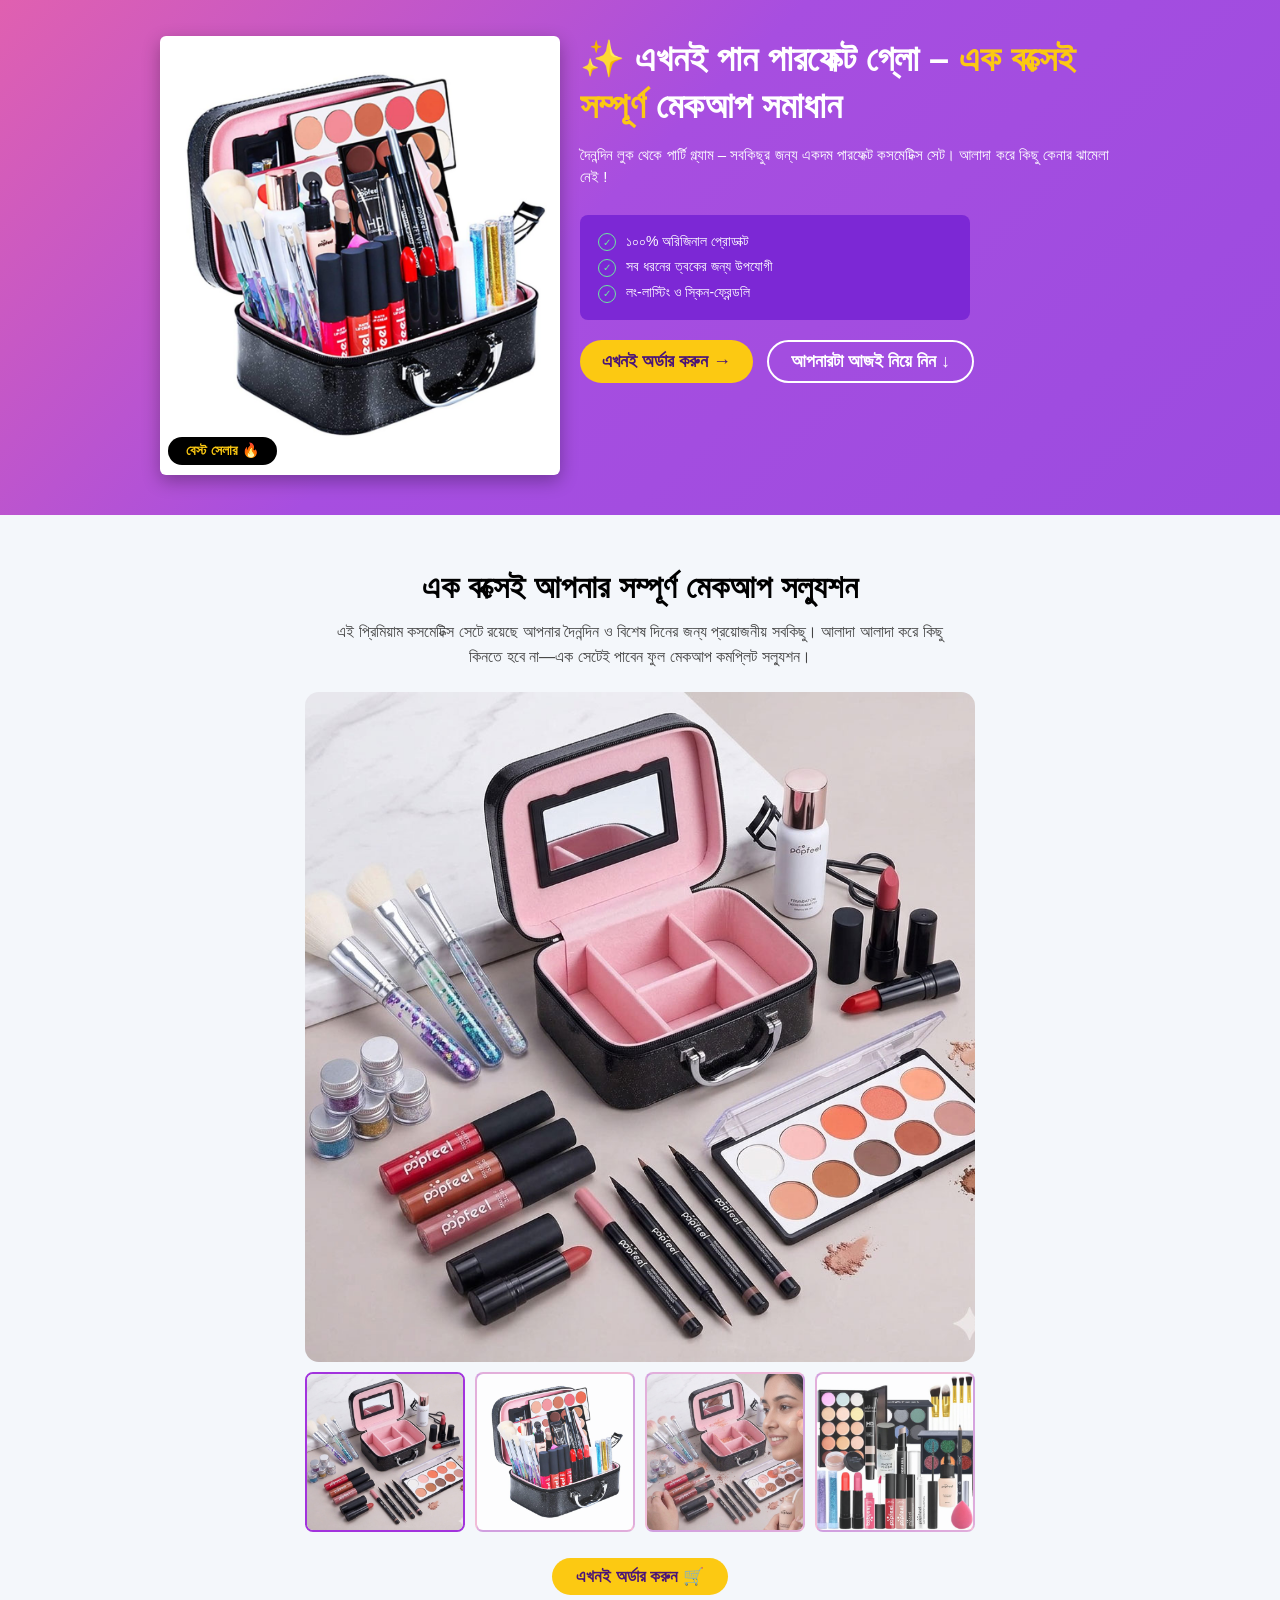
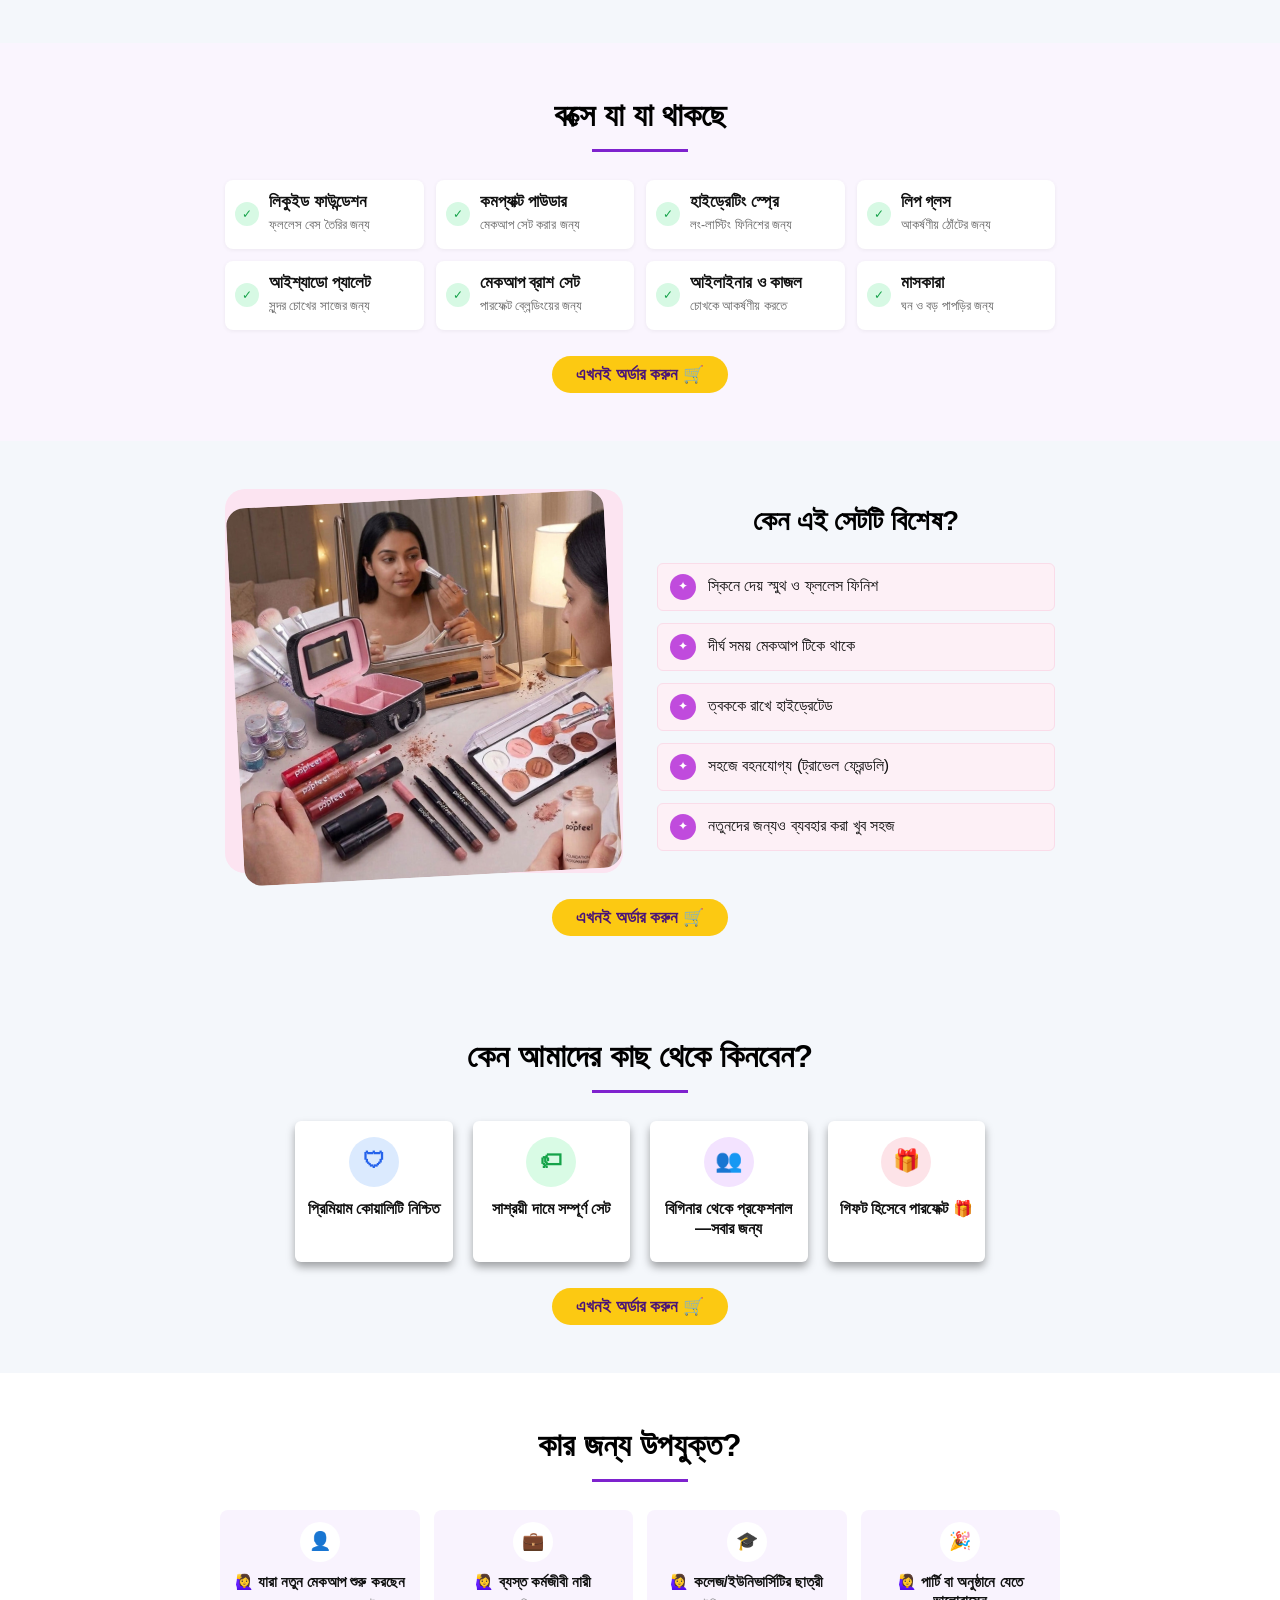
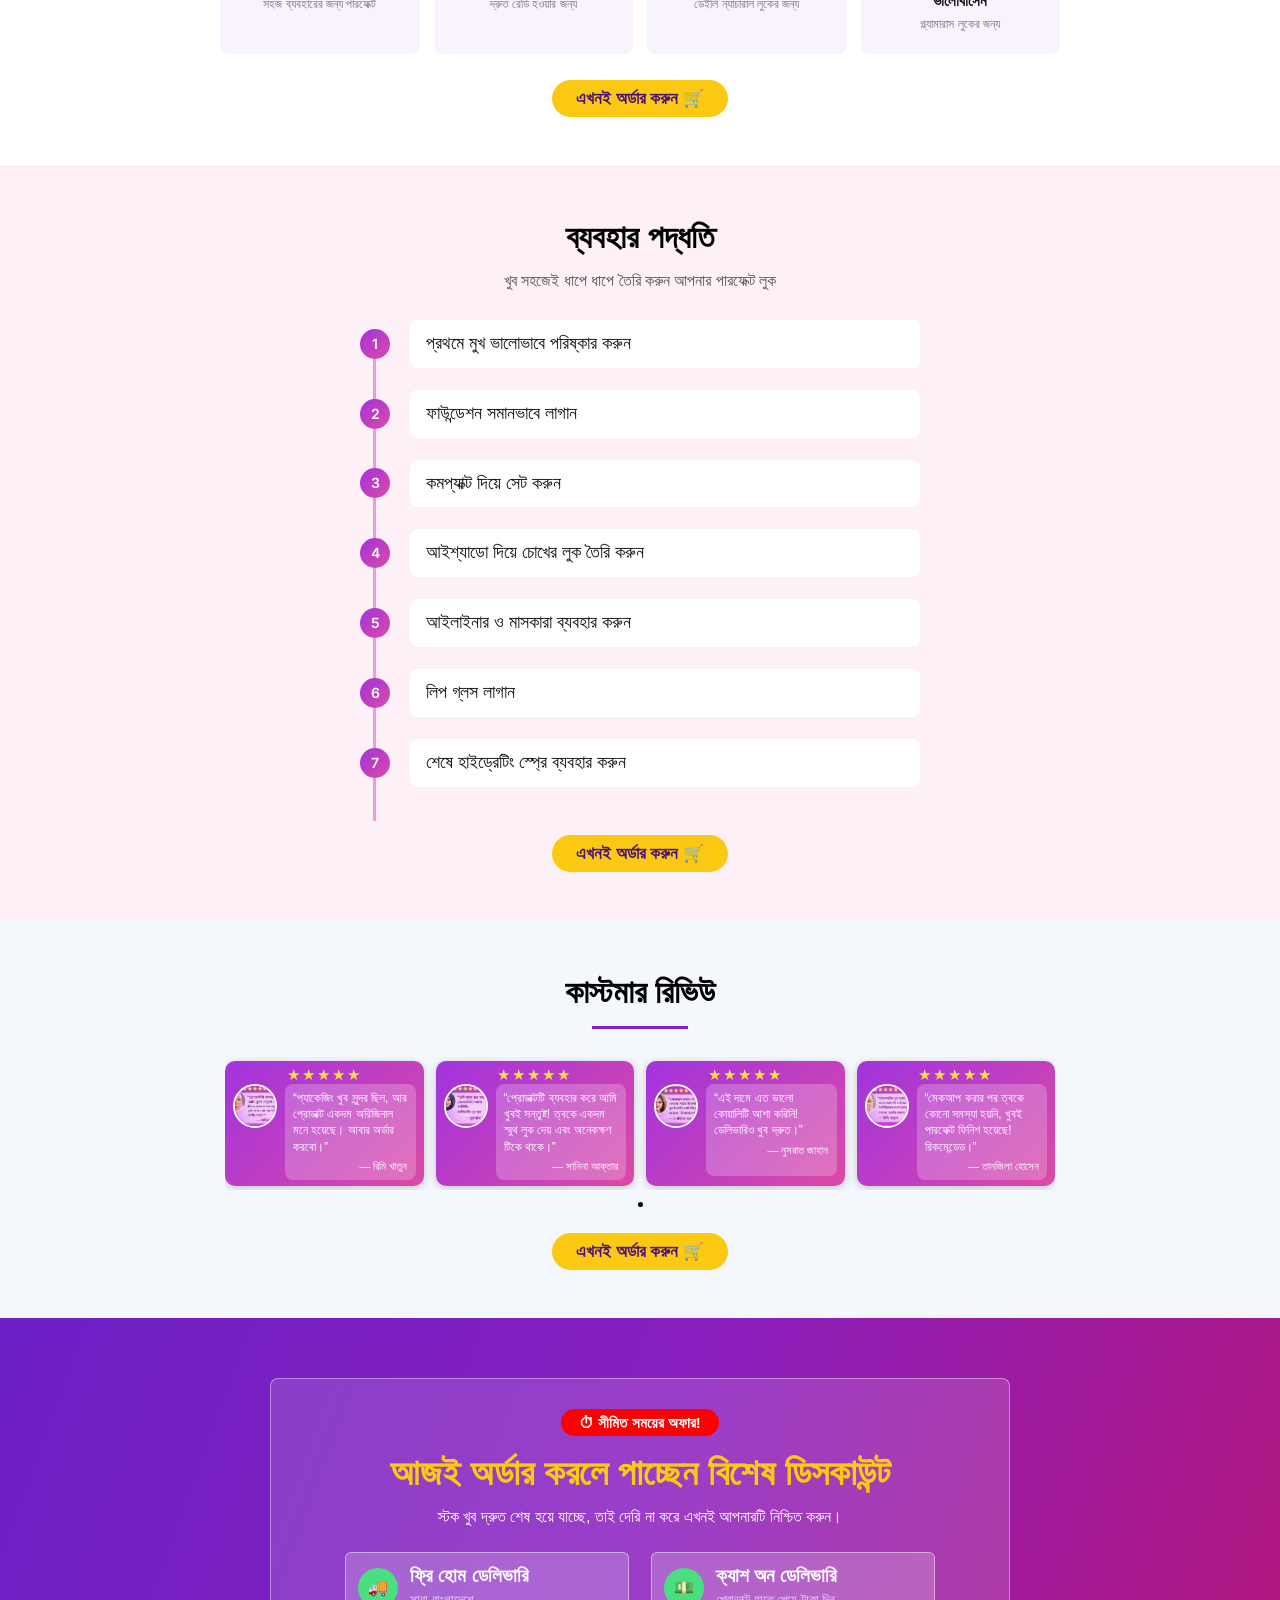
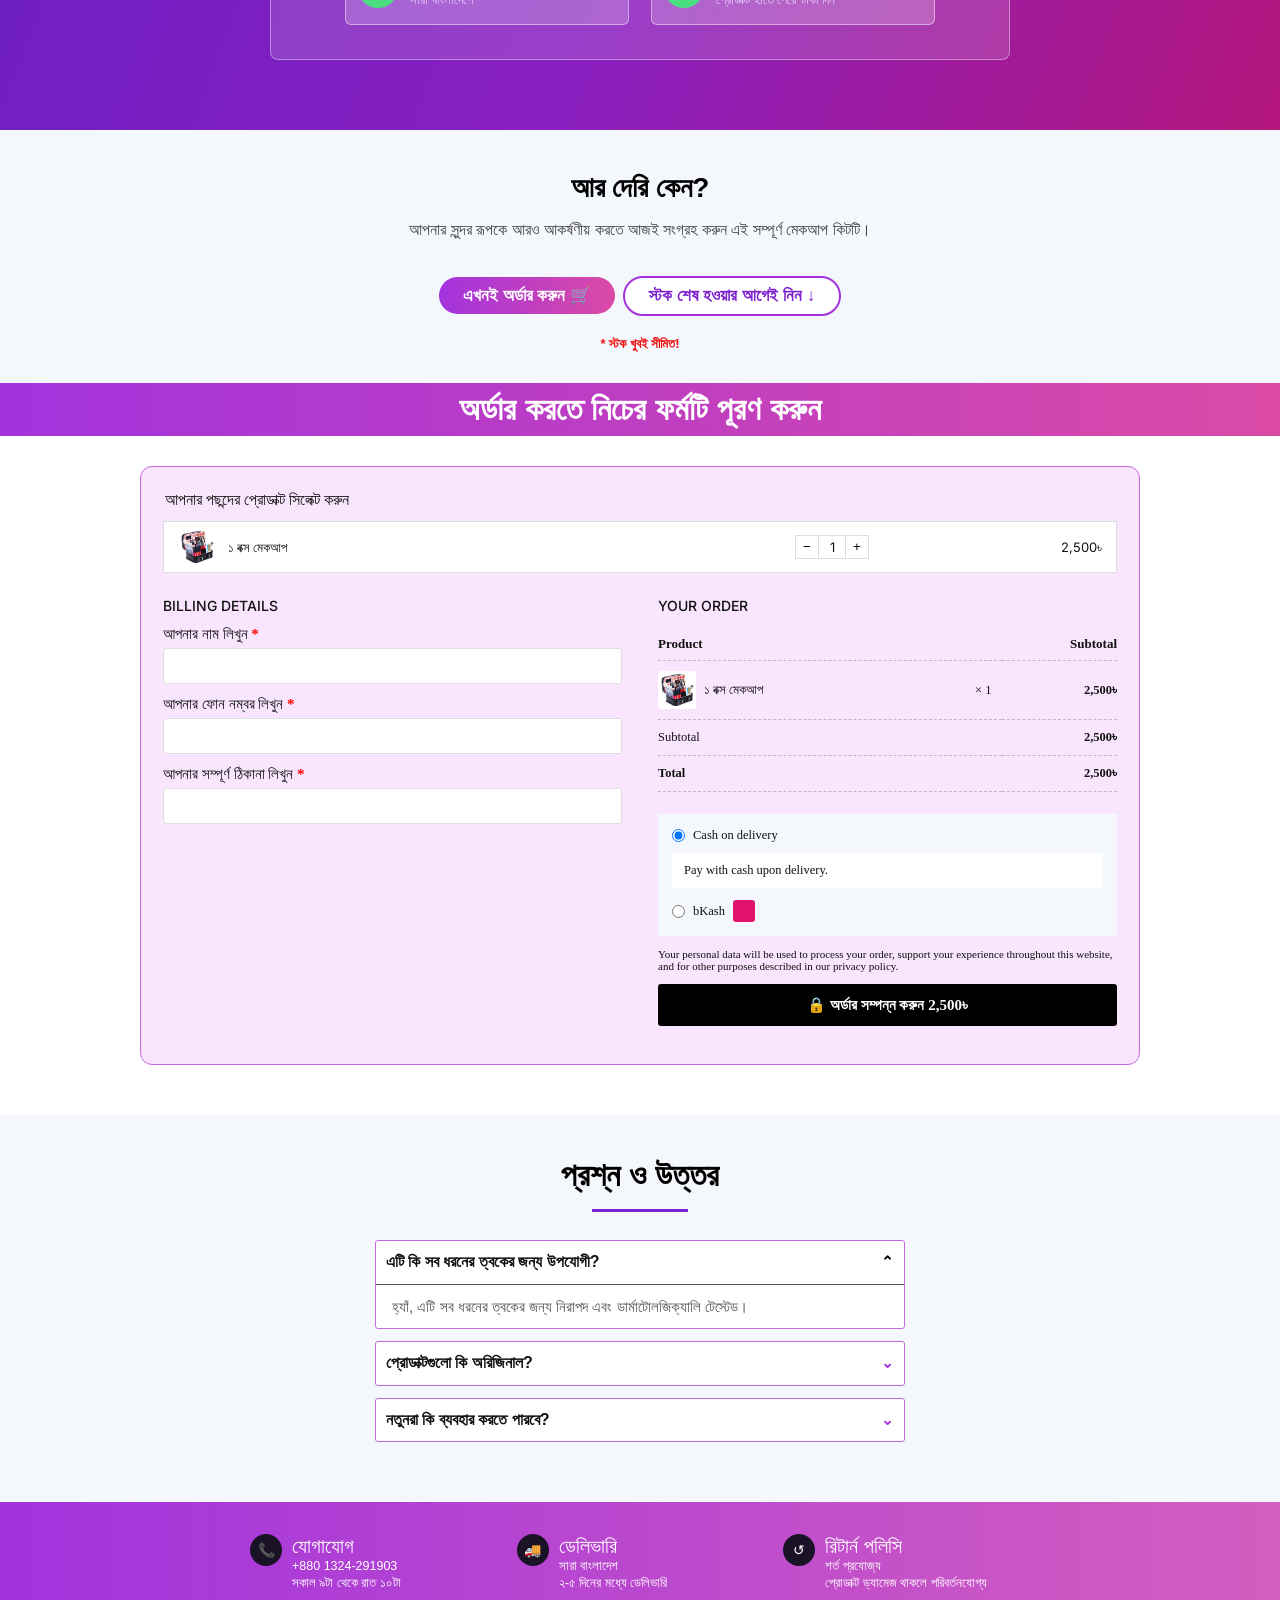
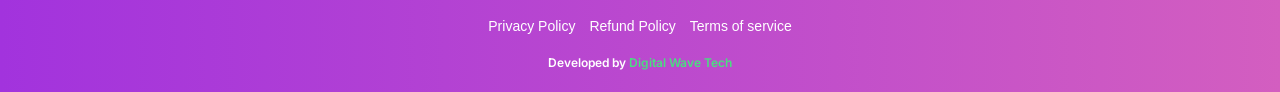
<file: demo/beauti-product/index.html>
<!DOCTYPE html>
<html lang="bn">
<head>
<meta charset="UTF-8">
<meta name="viewport" content="width=device-width, initial-scale=1">
<title>এক বক্সেই সম্পূর্ণ মেকআপ সমাধান</title>
<link rel="preconnect" href="https://fonts.googleapis.com">
<link href="https://fonts.googleapis.com/css2?family=Hind:wght@400;500;600;700&family=Inter:wght@400;500;600&display=swap" rel="stylesheet">
<style>
:root{--pur:#a233dd;--pur-d:#7e22ce;--pink:#db4aa6;--yel:#fcc912;--bg:#f4f7fb;--lav:#f9f3fe;--rose:#fdf0f6;--text:#111}
*{box-sizing:border-box;margin:0;padding:0}
html{scroll-behavior:smooth}
body{font-family:'Hind Siliguri',sans-serif;color:var(--text);background:var(--bg);line-height:1.55;overflow-x:hidden}
img{max-width:100%;display:block}
.wrap{max-width:1000px;margin:0 auto;padding:0 20px}
section{padding:48px 0;text-align:center}
h2{font-size:32px;font-weight:600;color:#000}
h2.u::after{content:"";display:block;width:96px;height:3px;background:var(--pur-d);margin:8px auto 28px}
.lead{color:#444;font-size:16px;max-width:620px;margin:8px auto 22px}
.cta{display:inline-flex;align-items:center;gap:10px;margin-top:26px;background:var(--yel);color:#4a1478;font:600 17px 'Hind Siliguri',sans-serif;padding:8px 24px;border-radius:30px;text-decoration:none;border:0;cursor:pointer;transition:.2s}
.cta:hover{transform:translateY(-2px);box-shadow:0 6px 14px rgba(0,0,0,.18)}
.ph{width:100%;background:linear-gradient(135deg,#c98fdc,#f3b3d0);object-fit:cover}

/* Hero */
.hero{background:linear-gradient(135deg,#e060b0 0%,#a74ee0 45%,#9b4be0 100%);color:#fff;padding:36px 0 40px;text-align:left;position:relative;overflow:hidden}
.hero .wrap{display:grid;grid-template-columns:400px 1fr;gap:20px;align-items:start}
.hero .box{position:relative;background:#fff;border-radius:6px;box-shadow:0 6px 18px rgba(0,0,0,.3);padding:6px}
.hero .box .ph{aspect-ratio:1/1.1;border-radius:4px}
.best{position:absolute;left:8px;bottom:10px;background:#000;color:var(--yel);font-size:14px;font-weight:600;padding:3px 18px;border-radius:20px}
.hero h1{font-size:36px;line-height:1.3;font-weight:700}
.hero h1 span{color:var(--yel)}
.hero p.d{font-size:15px;margin:14px 0 26px;max-width:560px;line-height:1.5}
.hero ul{list-style:none;background:#7c28d5;border-radius:8px;padding:14px 18px;max-width:390px;margin-bottom:20px;font-size:14px}
.hero li{padding:2px 0}.hero li::before{content:"✓";display:inline-grid;place-items:center;width:16px;height:16px;border:1.5px solid #6ee7a0;color:#6ee7a0;border-radius:50%;font-size:10px;margin-right:10px}
.hero .btns{display:flex;gap:14px;flex-wrap:wrap}
.hero .cta{margin:0;font-size:18px;padding:9px 22px}
.ghost{background:transparent!important;color:#fff!important;border:2px solid #fff!important}

/* Gallery */
.gal{max-width:670px;margin:0 auto}
.gal .main{aspect-ratio:2/2;border-radius:14px}
.thumbs{display:grid;grid-template-columns:repeat(4,1fr);gap:10px;margin-top:10px}
.thumbs img{aspect-ratio:1/1;border-radius:8px;cursor:pointer;opacity:.85;border:2px solid transparent}
.thumbs img.on,.thumbs img:hover{opacity:1;border-color:var(--pur)}

/* Items */
.alt{background:#faf5fe}
.items{display:grid;grid-template-columns:repeat(4,1fr);gap:12px;max-width:830px;margin:0 auto}
.it{background:#fff;border-radius:8px;padding:12px 10px;display:flex;gap:10px;align-items:center;box-shadow:0 1px 4px rgba(0,0,0,.06);text-align:left}
.it i{flex:none;width:24px;height:24px;border-radius:50%;background:#d7f9e4;color:#16a34a;display:grid;place-items:center;font-style:normal;font-size:12px}
.it b{display:block;font-size:17px;font-weight:600;line-height:1.2}.it small{color:#666;font-size:12.5px}

/* Special */
.split{display:grid;grid-template-columns:1fr 1fr;gap:34px;align-items:center;max-width:830px;margin:0 auto}
.tilt{background:#fce4f1;border-radius:20px;padding:10px 10px 0}
.tilt .ph{
  aspect-ratio:3/3;
  border-radius:18px;
  transform:rotate(-3deg);
  margin-bottom:-4px;
}
.list h2{margin-bottom:20px;font-size:28px}
.list .row{display:flex;align-items:center;gap:12px;background:#fdf0f6;border:1px solid #fadce9;border-radius:6px;padding:10px 12px;margin-bottom:12px;text-align:left;font-size:16px}
.list .row i{flex:none;width:26px;height:26px;border-radius:50%;background:#c04bdd;color:#fff;display:grid;place-items:center;font-style:normal;font-size:12px}

/* Why buy */
.why{background:linear-gradient(#f4f7fb 0,#f4f7fb 0)}
.cards4{display:grid;grid-template-columns:repeat(4,1fr);gap:20px;max-width:690px;margin:0 auto}
.c4{background:#fff;border-radius:6px;box-shadow:0 5px 8px rgba(0,0,0,.35);padding:16px 10px 22px;font-weight:600;font-size:16px;line-height:1.3}
.c4 i{width:50px;height:50px;border-radius:50%;display:grid;place-items:center;margin:0 auto 12px;font-style:normal;font-size:22px}
.band{background:var(--lav);padding:0}

/* For whom */
.fw{display:grid;grid-template-columns:repeat(4,1fr);gap:14px;max-width:840px;margin:0 auto}
.fw div{background:#f9f3fe;border-radius:8px;padding:12px 10px 22px;font-weight:600;font-size:15px;line-height:1.3}
.fw span{width:40px;height:40px;background:#fff;border-radius:50%;display:grid;place-items:center;margin:0 auto 10px;font-size:18px}
.fw small{display:block;font-weight:400;font-size:12px;color:#777;margin-top:6px}

/* Steps */
.how{background:#fdf0f6}
.how .sub{color:#555;margin:6px 0 26px}
.tl{position:relative;max-width:560px;margin:0 auto;text-align:left;padding-left:50px}
.tl::before{content:"";position:absolute;left:13px;top:12px;bottom:-34px;width:3px;background:#ee9bd3}
.tl .s{position:relative;background:#fff;border-radius:8px;padding:10px 16px;margin-bottom:22px;font-size:18px;font-weight:500}
.tl .s::before{content:attr(data-n);position:absolute;left:-50px;top:50%;transform:translateY(-50%);width:30px;height:30px;border-radius:50%;background:linear-gradient(135deg,#a233dd,#db4aa6);color:#fff;font:600 14px/30px Inter;text-align:center}

/* Reviews */
.slider{position:relative;max-width:830px;margin:0 auto}
.track{display:flex;gap:12px;overflow-x:auto;scroll-snap-type:x mandatory;scrollbar-width:none;scroll-behavior:smooth;padding:4px 0}
.track::-webkit-scrollbar{display:none}
.rv{flex:0 0 calc((100% - 36px)/4);scroll-snap-align:start;background:linear-gradient(135deg,#a233dd,#db4aa6);border-radius:10px;padding:4px 4px 6px;color:#fff;box-shadow:0 2px 8px rgba(0,0,0,.2)}
.rv .st{color:#fde047;font-size:15px;letter-spacing:2px;line-height:1.3}
.rv .body{display:flex;gap:8px;align-items:flex-start;padding:0 4px}
.rv .av{flex:none;width:44px;height:44px;border-radius:50%;border:2px solid #fff;object-fit:cover;background:#e9c1ef}
.rv .t{flex:1;background:rgba(255,255,255,.22);border-radius:8px;padding:6px 8px;font-size:12px;text-align:left;line-height:1.35;min-height:92px}
.rv .t b{display:block;text-align:right;font-weight:500;font-size:11px;margin-top:4px}
.dots{display:flex;justify-content:center;gap:8px;margin-top:12px}.dots i{width:5px;height:5px;border-radius:50%;background:#bbb;cursor:pointer}.dots i.on{background:#000}

/* Offer */
.offer{background:linear-gradient(110deg,#6b1fc4,#8a1fbf 50%,#b3167c);padding:60px 0 70px}
.offer .card{max-width:740px;margin:0 auto;background:rgba(255,255,255,.14);border:1px solid rgba(255,255,255,.4);border-radius:8px;padding:30px 30px 34px;color:#fff}
.tag{display:inline-block;background:#f00;font-weight:700;padding:2px 18px;border-radius:20px;font-size:15px}
.offer h3{color:var(--yel);font-size:36px;line-height:1.25;font-weight:600;margin:14px 0 10px}
.offer p{font-size:16px;margin-bottom:22px}
.offer .g{display:grid;grid-template-columns:1fr 1fr;gap:22px;max-width:590px;margin:0 auto}
.offer .f{display:flex;gap:12px;align-items:center;background:rgba(255,255,255,.2);border:1px solid rgba(255,255,255,.45);border-radius:6px;padding:12px;text-align:left}
.offer .f i{flex:none;width:40px;height:40px;border-radius:50%;background:#4ade80;display:grid;place-items:center;font-style:normal;color:#14532d}
.offer .f b{display:block;font-size:19px;font-weight:600;line-height:1.2}.offer .f small{font-size:13px;color:#e5cffa}

/* Final CTA */
.late{padding:36px 0 28px}
.late .cta.p{background:linear-gradient(90deg,#a233dd,#db4aa6);color:#fff;margin-top:12px}
.late .cta.o{background:#fff;border:2px solid var(--pur);color:var(--pur-d);margin-top:12px;margin-left:8px}
.late small{display:block;color:#e11;font-weight:700;font-size:13px;margin-top:18px}

/* Form */
.fhead{background:linear-gradient(90deg,#a233dd,#db4aa6);color:#fff;font-size:32px;font-weight:600;text-align:center;padding:2px 10px;border-bottom:3px solid #5b6cf0;border-bottom:0;box-shadow:0 3px 0 #5b6cf0}
.formbg{background:#fff;padding:30px 16px 50px}
.form{max-width:1000px;margin:0 auto;background:#f9e5fd;border:1px solid #c26be0;border-radius:12px;padding:24px 22px 28px;text-align:left;font:13px Inter,'Hind Siliguri'}
.form h4{font:500 16px 'Hind Siliguri';margin-bottom:12px;padding-left:2px}
.form .up{text-transform:uppercase;font:500 14px Inter;margin-bottom:10px}
.prow{background:#fff;border:1px solid #ddd;display:flex;align-items:center;gap:12px;padding:6px 14px;margin-bottom:24px}
.prow .th{width:38px;height:38px;border-radius:3px;object-fit:cover;background:#7e22ce}
.prow .n{flex:1;font-weight:500}
.qty{display:flex;border:1px solid #ddd;margin-right:180px}.qty button,.qty span{width:22px;height:22px;border:0;background:#fff;text-align:center;line-height:22px;cursor:pointer}.qty span{border-inline:1px solid #ddd;width:28px;cursor:default}
.cols{display:grid;grid-template-columns:1fr 1fr;gap:36px}
label.f2{display:block;font:15px 'Hind Siliguri';margin:12px 0 5px}label.f2 b{color:red}
.form input[type=text],.form input[type=tel]{width:100%;height:36px;border:1px solid #ddd;border-radius:3px;padding:0 12px;font:15px 'Hind Siliguri'}
.form input:focus{outline:2px solid var(--pur);border-color:var(--pur)}.form input.err{border-color:red;background:#fff5f5}
table{width:100%;border-collapse:collapse;font-family:Georgia,serif;margin-top:6px}
th{text-align:left;font-weight:700;padding:12px 0 8px;border-bottom:1px dashed #bbb}
th:last-child,td:last-child{text-align:right}
td{padding:10px 0;border-bottom:1px dashed #bbb;font-size:12.5px}
td .it2{display:flex;align-items:center;gap:8px}td .it2 .th{width:38px;height:38px;border-radius:3px;background:#7e22ce}
.pay{background:#f4f7fb;padding:14px;margin-top:22px;font-family:Georgia,serif;font-size:12.5px}
.pay label{display:flex;align-items:center;gap:8px;cursor:pointer}.pay .box{background:#fff;padding:10px 12px;margin:10px 0 12px}
.bk{width:22px;height:22px;background:#e2136e;border-radius:3px;display:inline-block}
.priv{font:11px Georgia,serif;margin:12px 0}
.place{width:100%;height:42px;background:#000;color:#fff;border:0;border-radius:3px;font:600 15px 'Hind Siliguri';cursor:pointer}.place:hover{background:#333}
.msg{text-align:center;margin-top:10px;font:600 15px 'Hind Siliguri'}

/* FAQ */
.faq{max-width:530px;margin:0 auto;text-align:left}
.faq details{background:#fff;border:1px solid #c26be0;border-radius:3px;margin-bottom:12px}
.faq summary{padding:9px 10px;font-weight:600;cursor:pointer;list-style:none;display:flex;justify-content:space-between;font-size:16px}
.faq summary::after{content:"⌄";color:var(--pur);font-size:15px}.faq details[open] summary::after{content:"⌃";color:#000}
.faq p{border-top:1px solid #555;padding:10px 16px;color:#555;font-size:15px}

/* Footer */
footer{background:linear-gradient(90deg,#a233dd,#d35ec0);color:#fff;padding:32px 0 22px;text-align:center}
.fi{display:grid;grid-template-columns:repeat(3,1fr);max-width:780px;margin:0 auto 22px;text-align:left;gap:20px}
.fi div{display:flex;gap:10px;align-items:flex-start}
.fi i{flex:none;width:32px;height:32px;background:#1a1226;border-radius:50%;display:grid;place-items:center;font-style:normal;font-size:14px}
.fi b{display:block;font-size:20px;font-weight:500;line-height:1.2}.fi small{font-size:12.5px;display:block;line-height:1.35}
footer .lk a{color:#fff;text-decoration:none;margin:0 7px;font-size:14px;font-weight:500}
footer .dv{margin-top:16px;font:600 12px Inter}footer .dv em{font-style:normal;color:#4ade80}

/* Mobile */
@media(max-width:820px){
  section{padding:34px 0}
  h2{font-size:25px}
  .hero{padding:22px 0 30px}.hero .wrap{grid-template-columns:1fr;gap:22px}
  .hero h1{font-size:27px}.hero ul{max-width:none}
  .items,.cards4,.fw{grid-template-columns:1fr 1fr}
  .split{grid-template-columns:1fr}
  .rv{flex-basis:calc((100% - 12px)/2)}
  .offer h3{font-size:26px}.offer .card{padding:22px 14px}.offer .g{grid-template-columns:1fr;gap:12px}
  .fhead{font-size:21px;padding:6px 10px}
  .cols{grid-template-columns:1fr;gap:8px}
  .prow{flex-wrap:wrap}.qty{margin-right:0}
  .fi{grid-template-columns:1fr}
  .late .cta.o{margin-left:0}
}
@media(max-width:480px){
  .items,.fw,.cards4{grid-template-columns:1fr}
  .rv{flex-basis:100%}
}
@media(prefers-reduced-motion:reduce){html,.track{scroll-behavior:auto}.cta:hover{transform:none}}
</style>
</head>
<body>

<!-- HERO -->
<header class="hero">
  <div class="wrap">
    <div class="box">
      <img class="ph" src="images/2.jpg" alt="মেকআপ বক্স" onerror="this.removeAttribute('src')">
      <span class="best">বেস্ট সেলার 🔥</span>
    </div>
    <div>
      <h1>✨ এখনই পান পারফেক্ট গ্লো – <span>এক বক্সেই সম্পূর্ণ</span> মেকআপ সমাধান</h1>
      <p class="d">দৈনন্দিন লুক থেকে পার্টি গ্ল্যাম – সবকিছুর জন্য একদম পারফেক্ট কসমেটিক্স সেট। আলাদা করে কিছু কেনার ঝামেলা নেই !</p>
      <ul><li>১০০% অরিজিনাল প্রোডাক্ট</li><li>সব ধরনের ত্বকের জন্য উপযোগী</li><li>লং-লাস্টিং ও স্কিন-ফ্রেন্ডলি</li></ul>
      <div class="btns">
        <a href="#order" class="cta">এখনই অর্ডার করুন →</a>
        <a href="#order" class="cta ghost">আপনারটা আজই নিয়ে নিন ↓</a>
      </div>
    </div>
  </div>
</header>

<!-- SOLUTION + GALLERY -->
<section>
  <div class="wrap">
    <h2>এক বক্সেই আপনার সম্পূর্ণ মেকআপ সল্যুশন</h2>
    <p class="lead">এই প্রিমিয়াম কসমেটিক্স সেটে রয়েছে আপনার দৈনন্দিন ও বিশেষ দিনের জন্য প্রয়োজনীয় সবকিছু। আলাদা আলাদা করে কিছু কিনতে হবে না—এক সেটেই পাবেন ফুল মেকআপ কমপ্লিট সল্যুশন।</p>
    <div class="gal">
      <img class="ph main" id="main" src="images/1.jpg" alt="" onerror="this.removeAttribute('src')">
      <div class="thumbs" id="thumbs">
        <img class="ph on" src="images/1.jpg" alt="" onerror="this.removeAttribute('src')">
        <img class="ph" src="images/2.jpg" alt="" onerror="this.removeAttribute('src')">
        <img class="ph" src="images/3.jpg" alt="" onerror="this.removeAttribute('src')">
        <img class="ph" src="images/5.jpg" alt="" onerror="this.removeAttribute('src')">
      </div>
    </div>
    <a href="#order" class="cta">এখনই অর্ডার করুন 🛒</a>
  </div>
</section>

<!-- WHAT'S INSIDE -->
<section class="alt">
  <div class="wrap">
    <h2 class="u">বক্সে যা যা থাকছে</h2>
    <div class="items" id="items"></div>
    <a href="#order" class="cta">এখনই অর্ডার করুন 🛒</a>
  </div>
</section>

<!-- WHY SPECIAL -->
<section>
  <div class="wrap">
    <div class="split">
      <div class="tilt"><img class="ph" src="images/4.jpg" alt="" onerror="this.removeAttribute('src')"></div>
      <div class="list"><h2>কেন এই সেটটি বিশেষ?</h2><div id="special"></div></div>
    </div>
    <a href="#order" class="cta">এখনই অর্ডার করুন 🛒</a>
  </div>
</section>

<!-- WHY BUY -->
<section class="why">
  <div class="wrap">
    <h2 class="u">কেন আমাদের কাছ থেকে কিনবেন?</h2>
    <div class="cards4">
      <div class="c4"><i style="background:#dbeafe;color:#2563eb">🛡</i>প্রিমিয়াম কোয়ালিটি নিশ্চিত</div>
      <div class="c4"><i style="background:#d9fbe5;color:#16a34a">🏷</i>সাশ্রয়ী দামে সম্পূর্ণ সেট</div>
      <div class="c4"><i style="background:#f3e3ff;color:#9333ea">👥</i>বিগিনার থেকে প্রফেশনাল—সবার জন্য</div>
      <div class="c4"><i style="background:#fde3e8;color:#e11d48">🎁</i>গিফট হিসেবে পারফেক্ট 🎁</div>
    </div>
    <a href="#order" class="cta">এখনই অর্ডার করুন 🛒</a>
  </div>
</section>

<!-- FOR WHOM -->
<section style="background:#fff">
  <div class="wrap">
    <h2 class="u">কার জন্য উপযুক্ত?</h2>
    <div class="fw">
      <div><span>👤</span>🙋‍♀️ যারা নতুন মেকআপ শুরু করছেন<small>সহজ ব্যবহারের জন্য পারফেক্ট</small></div>
      <div><span>💼</span>🙋‍♀️ ব্যস্ত কর্মজীবী নারী<small>দ্রুত রেডি হওয়ার জন্য</small></div>
      <div><span>🎓</span>🙋‍♀️ কলেজ/ইউনিভার্সিটির ছাত্রী<small>ডেইলি ন্যাচারাল লুকের জন্য</small></div>
      <div><span>🎉</span>🙋‍♀️ পার্টি বা অনুষ্ঠানে যেতে ভালোবাসেন<small>গ্ল্যামারাস লুকের জন্য</small></div>
    </div>
    <a href="#order" class="cta">এখনই অর্ডার করুন 🛒</a>
  </div>
</section>

<!-- HOW TO USE -->
<section class="how">
  <div class="wrap">
    <h2>ব্যবহার পদ্ধতি</h2>
    <p class="sub">খুব সহজেই ধাপে ধাপে তৈরি করুন আপনার পারফেক্ট লুক</p>
    <div class="tl" id="steps"></div>
    <a href="#order" class="cta">এখনই অর্ডার করুন 🛒</a>
  </div>
</section>

<!-- REVIEWS -->
<section>
  <div class="wrap">
    <h2 class="u">কাস্টমার রিভিউ</h2>
    <div class="slider">
      <div class="track" id="rtrack">
        <div class="rv"><div class="st">★★★★★</div><div class="body"><img class="av" src="images/a1.png" alt="" onerror="this.removeAttribute('src')"><div class="t">“প্যাকেজিং খুব সুন্দর ছিল, আর প্রোডাক্ট একদম অরিজিনাল মনে হয়েছে। আবার অর্ডার করবো।”<b>— রিমি খাতুন</b></div></div></div>
        <div class="rv"><div class="st">★★★★★</div><div class="body"><img class="av" src="images/a2.png" alt="" onerror="this.removeAttribute('src')"><div class="t">“প্রোডাক্টটি ব্যবহার করে আমি খুবই সন্তুষ্ট! ত্বকে একদম স্মুথ লুক দেয় এবং অনেকক্ষণ টিকে থাকে।”<b>— সানিনা আক্তার</b></div></div></div>
        <div class="rv"><div class="st">★★★★★</div><div class="body"><img class="av" src="images/a3.png" alt="" onerror="this.removeAttribute('src')"><div class="t">“এই দামে এত ভালো কোয়ালিটি আশা করিনি! ডেলিভারিও খুব দ্রুত।”<b>— নুসরাত জাহান</b></div></div></div>
        <div class="rv"><div class="st">★★★★★</div><div class="body"><img class="av" src="images/a4.png" alt="" onerror="this.removeAttribute('src')"><div class="t">“মেকআপ করার পর ত্বকে কোনো সমস্যা হয়নি, খুবই পারফেক্ট ফিনিশ হয়েছে! রিকমেন্ডেড।”<b>— তানজিলা হোসেন</b></div></div></div>
      </div>
      <div class="dots"></div>
    </div>
    <a href="#order" class="cta">এখনই অর্ডার করুন 🛒</a>
  </div>
</section>

<!-- OFFER -->
<section class="offer">
  <div class="wrap">
    <div class="card">
      <span class="tag">⏱ সীমিত সময়ের অফার!</span>
      <h3>আজই অর্ডার করলে পাচ্ছেন বিশেষ ডিসকাউন্ট</h3>
      <p>স্টক খুব দ্রুত শেষ হয়ে যাচ্ছে, তাই দেরি না করে এখনই আপনারটি নিশ্চিত করুন।</p>
      <div class="g">
        <div class="f"><i>🚚</i><div><b>ফ্রি হোম ডেলিভারি</b><small>সারা বাংলাদেশে</small></div></div>
        <div class="f"><i>💵</i><div><b>ক্যাশ অন ডেলিভারি</b><small>প্রোডাক্ট হাতে পেয়ে টাকা দিন</small></div></div>
      </div>
    </div>
  </div>
</section>

<!-- LATE -->
<section class="late">
  <div class="wrap">
    <h2 style="font-size:28px">আর দেরি কেন?</h2>
    <p class="lead">আপনার সুন্দর রূপকে আরও আকর্ষণীয় করতে আজই সংগ্রহ করুন এই সম্পূর্ণ মেকআপ কিটটি।</p>
    <a href="#order" class="cta p">এখনই অর্ডার করুন 🛒</a><a href="#order" class="cta o">স্টক শেষ হওয়ার আগেই নিন ↓</a>
    <small>* স্টক খুবই সীমিত!</small>
  </div>
</section>

<!-- ORDER -->
<div class="fhead" id="order">অর্ডার করতে নিচের ফর্মটি পূরণ করুন</div>
<div class="formbg">
  <div class="form">
    <h4>আপনার পছন্দের প্রোডাক্ট সিলেক্ট করুন</h4>
    <div class="prow">
      <img class="th" src="images/2.jpg" alt="" onerror="this.removeAttribute('src')">
      <span class="n">১ বক্স মেকআপ</span>
      <span class="qty"><button type="button" id="minus">−</button><span id="qty">1</span><button type="button" id="plus">+</button></span>
      <span id="rowAmt">2,500৳</span>
    </div>
    <div class="cols">
      <div>
        <div class="up">Billing details</div>
        <label class="f2" for="name">আপনার নাম লিখুন <b>*</b></label><input type="text" id="name" autocomplete="name">
        <label class="f2" for="phone">আপনার ফোন নম্বর লিখুন <b>*</b></label><input type="tel" id="phone" autocomplete="tel">
        <label class="f2" for="addr">আপনার সম্পূর্ণ ঠিকানা লিখুন <b>*</b></label><input type="text" id="addr" autocomplete="street-address">
      </div>
      <div>
        <div class="up">Your order</div>
        <table>
          <tr><th>Product</th><th>Subtotal</th></tr>
          <tr><td><div class="it2"><img class="th" src="images/2.jpg" alt="" onerror="this.removeAttribute('src')">১ বক্স মেকআপ <span style="margin-left:auto;padding-right:10px">× <span id="sQty">1</span></span></div></td><td><b id="sAmt">2,500৳</b></td></tr>
          <tr><td>Subtotal</td><td><b id="sSub">2,500৳</b></td></tr>
          <tr><td><b>Total</b></td><td><b id="sTot">2,500৳</b></td></tr>
        </table>
        <div class="pay">
          <label><input type="radio" name="pay" value="cod" checked> Cash on delivery</label>
          <div class="box">Pay with cash upon delivery.</div>
          <label><input type="radio" name="pay" value="bkash"> bKash <span class="bk"></span></label>
        </div>
        <p class="priv">Your personal data will be used to process your order, support your experience throughout this website, and for other purposes described in our privacy policy.</p>
        <button class="place" id="place" type="button">🔒 অর্ডার সম্পন্ন করুন <span id="btnAmt">2,500৳</span></button>
        <p class="msg" id="msg" role="status"></p>
      </div>
    </div>
  </div>
</div>

<!-- FAQ -->
<section style="padding-top:36px">
  <div class="wrap">
    <h2 class="u">প্রশ্ন ও উত্তর</h2>
    <div class="faq">
      <details open><summary>এটি কি সব ধরনের ত্বকের জন্য উপযোগী?</summary><p>হ্যাঁ, এটি সব ধরনের ত্বকের জন্য নিরাপদ এবং ডার্মাটোলজিক্যালি টেস্টেড।</p></details>
      <details><summary>প্রোডাক্টগুলো কি অরিজিনাল?</summary><p>হ্যাঁ, সবগুলো প্রোডাক্ট ১০০% অরিজিনাল।</p></details>
      <details><summary>নতুনরা কি ব্যবহার করতে পারবে?</summary><p>অবশ্যই! ব্যবহার পদ্ধতি অনুসরণ করলে নতুনরাও সহজেই ব্যবহার করতে পারবেন।</p></details>
    </div>
  </div>
</section>

<footer>
  <div class="wrap">
    <div class="fi">
      <div><i>📞</i><span><b>যোগাযোগ</b><small>+880 1324-291903</small><small>সকাল ৯টা থেকে রাত ১০টা</small></span></div>
      <div><i>🚚</i><span><b>ডেলিভারি</b><small>সারা বাংলাদেশ</small><small>২-৫ দিনের মধ্যে ডেলিভারি</small></span></div>
      <div><i>↺</i><span><b>রিটার্ন পলিসি</b><small>শর্ত প্রযোজ্য</small><small>প্রোডাক্ট ড্যামেজ থাকলে পরিবর্তনযোগ্য</small></span></div>
    </div>
    <div class="lk"><a href="#">Privacy Policy</a><a href="#">Refund Policy</a><a href="#">Terms of service</a></div>
    <div class="dv">Developed by <em>Digital Wave Tech</em></div>
  </div>
</footer>

<script>
const $=id=>document.getElementById(id);

/* Static lists */
$('items').innerHTML=[['লিকুইড ফাউন্ডেশন','ফ্ললেস বেস তৈরির জন্য'],['কমপ্যাক্ট পাউডার','মেকআপ সেট করার জন্য'],['হাইড্রেটিং স্প্রে','লং-লাস্টিং ফিনিশের জন্য'],['লিপ গ্লস','আকর্ষণীয় ঠোঁটের জন্য'],['আইশ্যাডো প্যালেট','সুন্দর চোখের সাজের জন্য'],['মেকআপ ব্রাশ সেট','পারফেক্ট ব্লেন্ডিংয়ের জন্য'],['আইলাইনার ও কাজল','চোখকে আকর্ষণীয় করতে'],['মাসকারা','ঘন ও বড় পাপড়ির জন্য']]
  .map(x=>`<div class="it"><i>✓</i><span><b>${x[0]}</b><small>${x[1]}</small></span></div>`).join('');
$('special').innerHTML=['স্কিনে দেয় স্মুথ ও ফ্ললেস ফিনিশ','দীর্ঘ সময় মেকআপ টিকে থাকে','ত্বককে রাখে হাইড্রেটেড','সহজে বহনযোগ্য (ট্রাভেল ফ্রেন্ডলি)','নতুনদের জন্যও ব্যবহার করা খুব সহজ']
  .map(x=>`<div class="row"><i>✦</i>${x}</div>`).join('');
$('steps').innerHTML=['প্রথমে মুখ ভালোভাবে পরিষ্কার করুন','ফাউন্ডেশন সমানভাবে লাগান','কমপ্যাক্ট দিয়ে সেট করুন','আইশ্যাডো দিয়ে চোখের লুক তৈরি করুন','আইলাইনার ও মাসকারা ব্যবহার করুন','লিপ গ্লস লাগান','শেষে হাইড্রেটিং স্প্রে ব্যবহার করুন']
  .map((x,i)=>`<div class="s" data-n="${i+1}">${x}</div>`).join('');

/* Gallery thumbnails */
const main=$('main');
$('thumbs').addEventListener('click',e=>{
  const t=e.target.closest('img');if(!t)return;
  [...$('thumbs').children].forEach(i=>i.classList.toggle('on',i===t));
  if(t.getAttribute('src')){main.src=t.src}
});

/* Reviews slider */
(function(){
  const tr=$('rtrack'),kids=[...tr.children],dots=document.querySelector('.slider .dots');
  const step=()=>kids[0].offsetWidth+12;
  const pages=()=>Math.max(1,kids.length-Math.round(tr.clientWidth/step())+1);
  const mark=()=>{const i=Math.round(tr.scrollLeft/step());[...dots.children].forEach((d,k)=>d.classList.toggle('on',k===i))};
  const build=()=>{dots.innerHTML='';for(let i=0;i<pages();i++){const d=document.createElement('i');d.onclick=()=>tr.scrollTo({left:i*step()});dots.appendChild(d)}mark()};
  tr.addEventListener('scroll',mark);addEventListener('resize',build);build();
  setInterval(()=>{const end=tr.scrollLeft+tr.clientWidth>=tr.scrollWidth-4;tr.scrollTo({left:end?0:tr.scrollLeft+step()})},4500);
})();

/* Order form */
const PRICE=2500;let q=1;
const bn=n=>n.toLocaleString('en-US')+'৳';
function update(){$('qty').textContent=q;$('sQty').textContent=q;['rowAmt','sAmt','sSub','sTot','btnAmt'].forEach(i=>$(i).textContent=bn(PRICE*q))}
$('plus').onclick=()=>{q++;update()};
$('minus').onclick=()=>{q=Math.max(1,q-1);update()};
$('place').onclick=()=>{
  const ok={name:$('name').value.trim().length>1,phone:/^(\+?88)?01[3-9]\d{8}$/.test($('phone').value.replace(/[\s-]/g,'')),addr:$('addr').value.trim().length>4};
  Object.keys(ok).forEach(k=>$(k).classList.toggle('err',!ok[k]));
  const m=$('msg');
  if(Object.values(ok).includes(false)){m.style.color='#dc2626';m.textContent='সবগুলো তথ্য সঠিকভাবে দিন (মোবাইল নাম্বার ১১ ডিজিট)।';return}
  const order={product:'১ বক্স মেকআপ',qty:q,total:PRICE*q,name:$('name').value.trim(),phone:$('phone').value.trim(),address:$('addr').value.trim(),payment:document.querySelector('input[name=pay]:checked').value};
  console.log('ORDER',order); // TODO: send to your backend with fetch()
  m.style.color='#166534';m.textContent='ধন্যবাদ! আপনার অর্ডার গ্রহণ করা হয়েছে। শীঘ্রই আমরা যোগাযোগ করবো।';
};
</script>
</body>
</html>
</file>
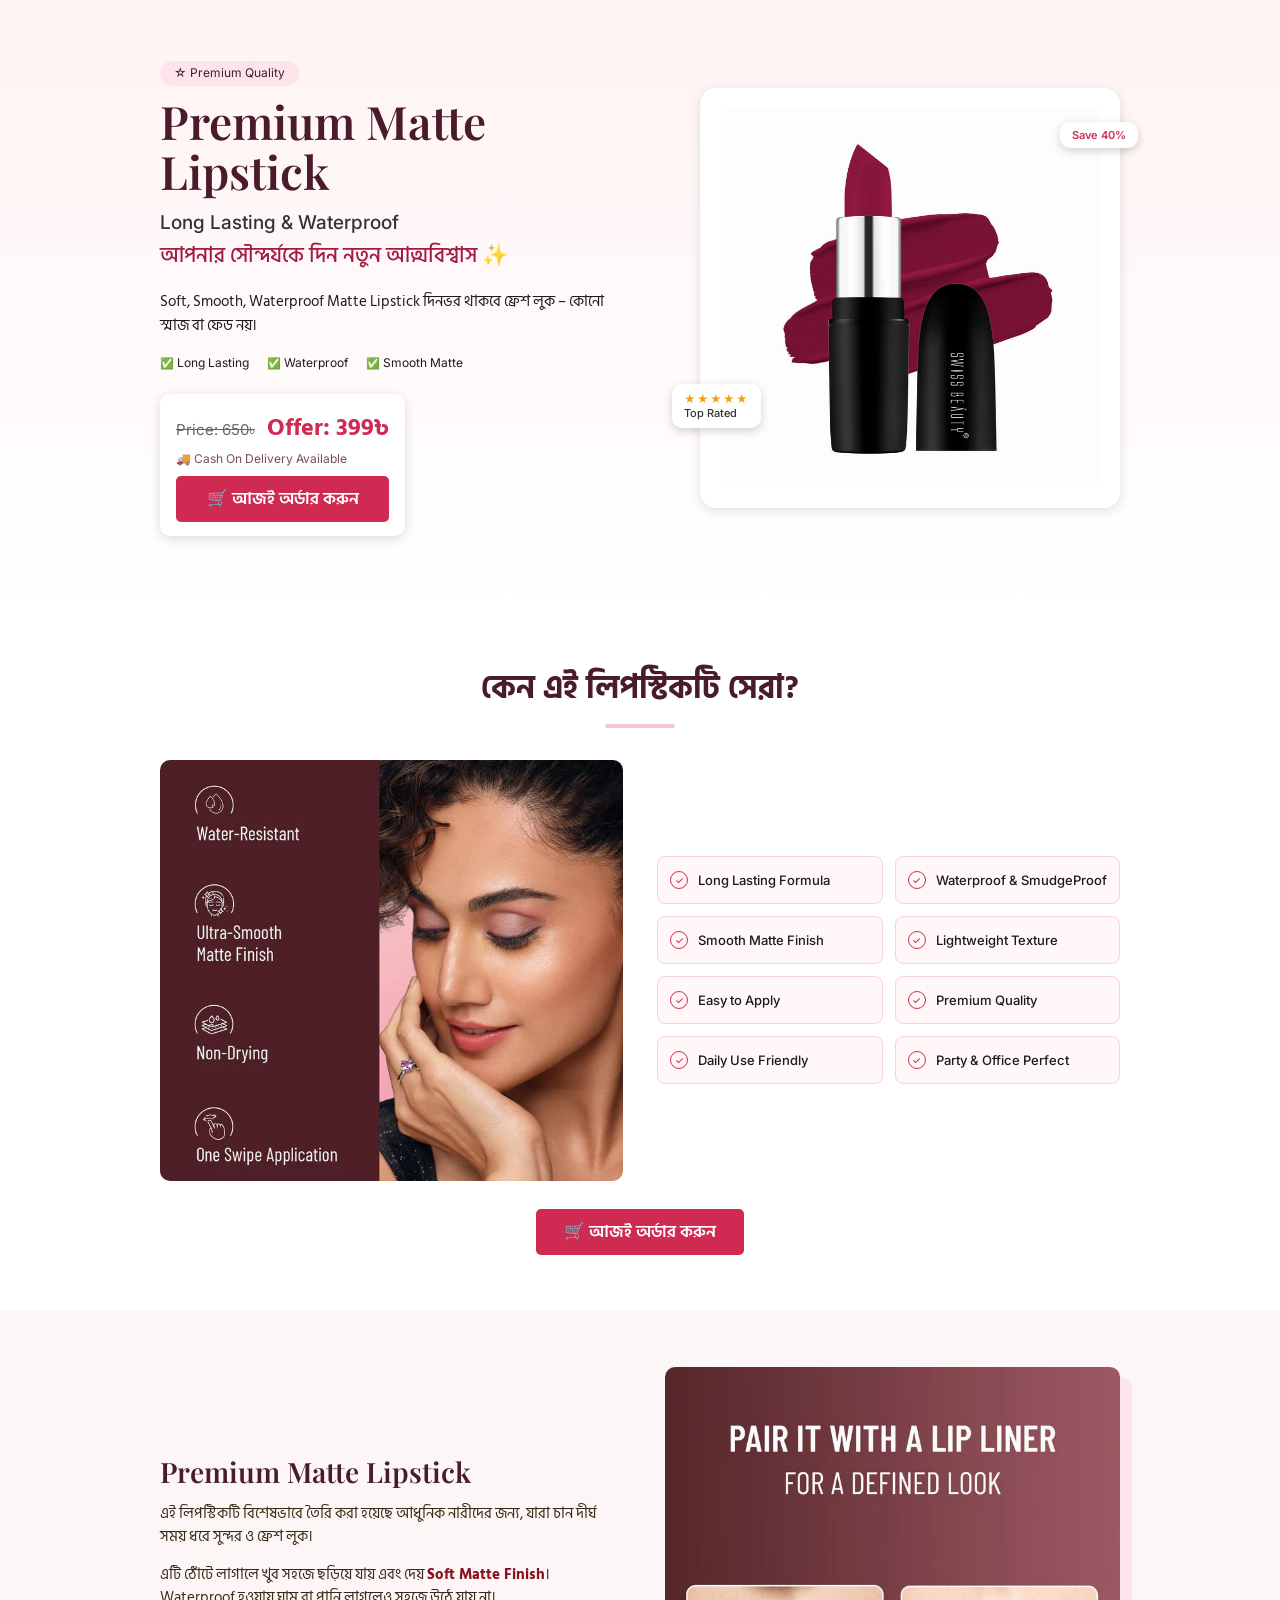
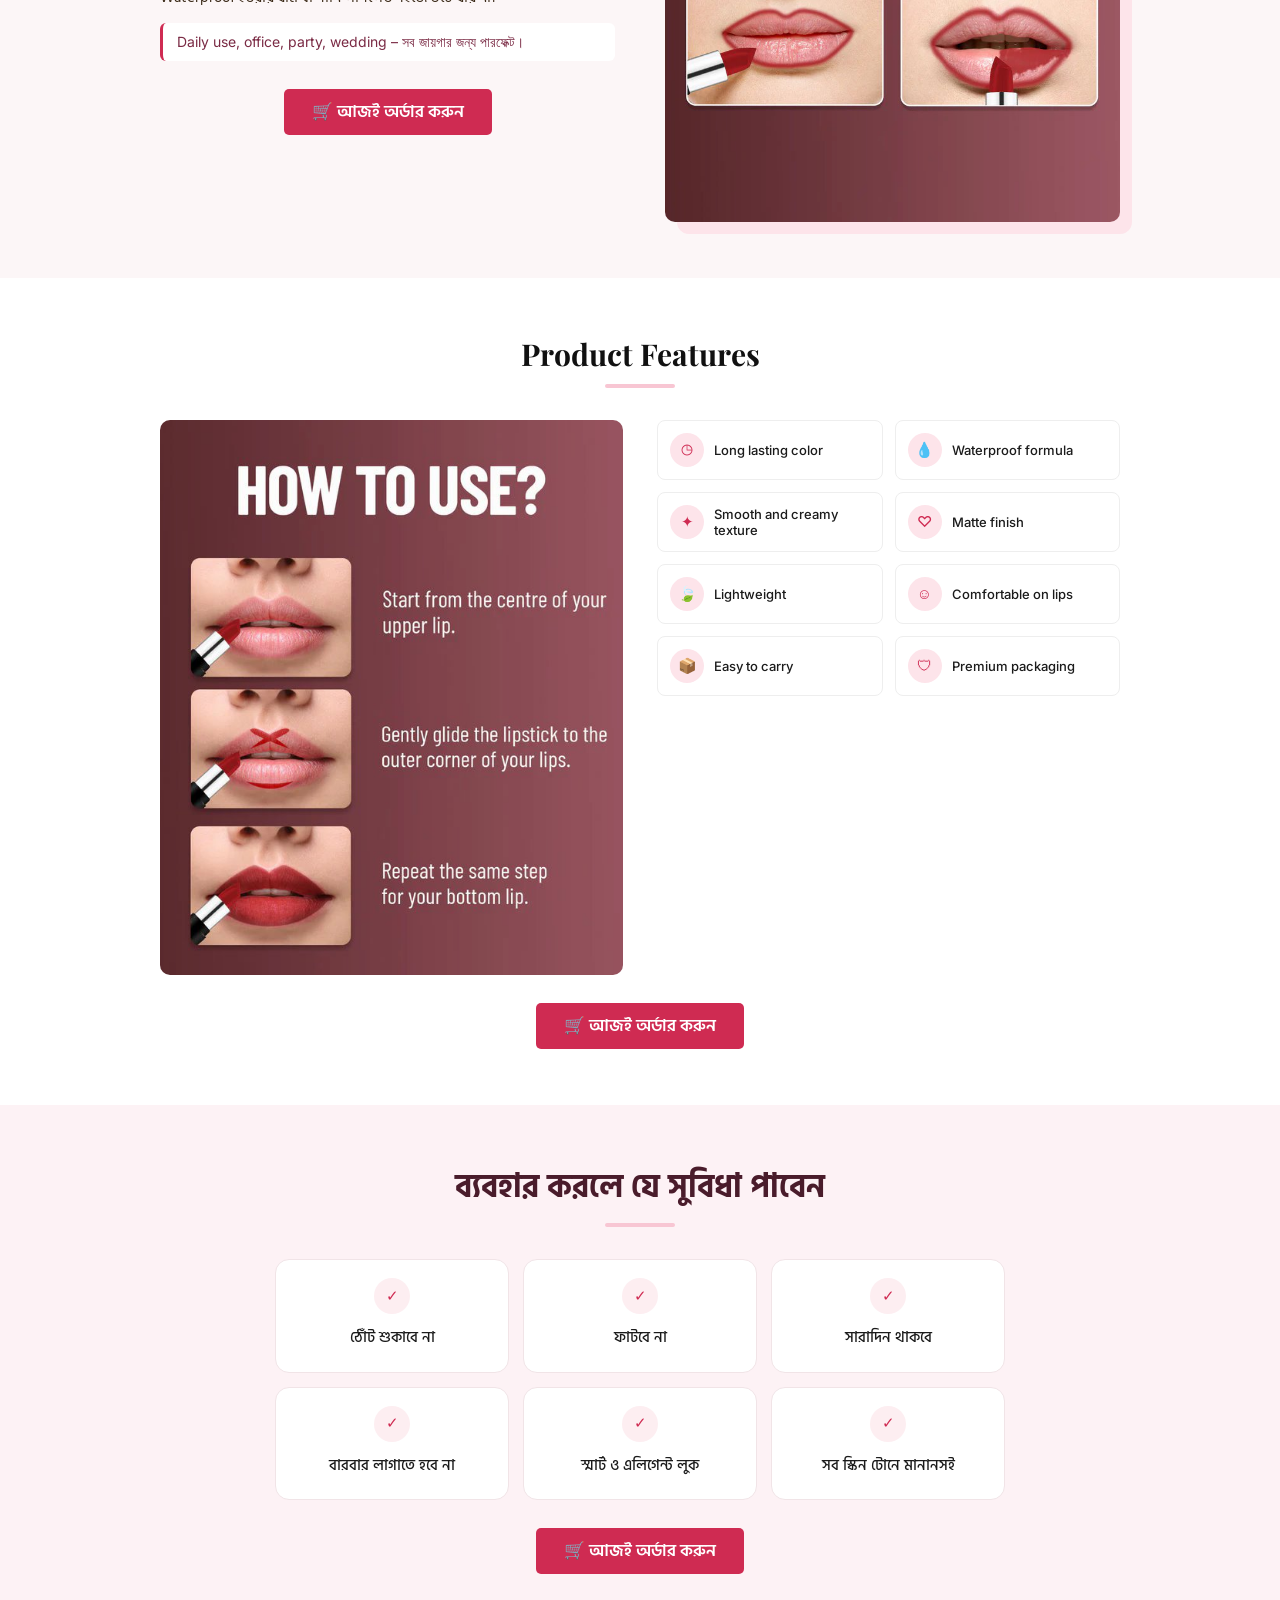
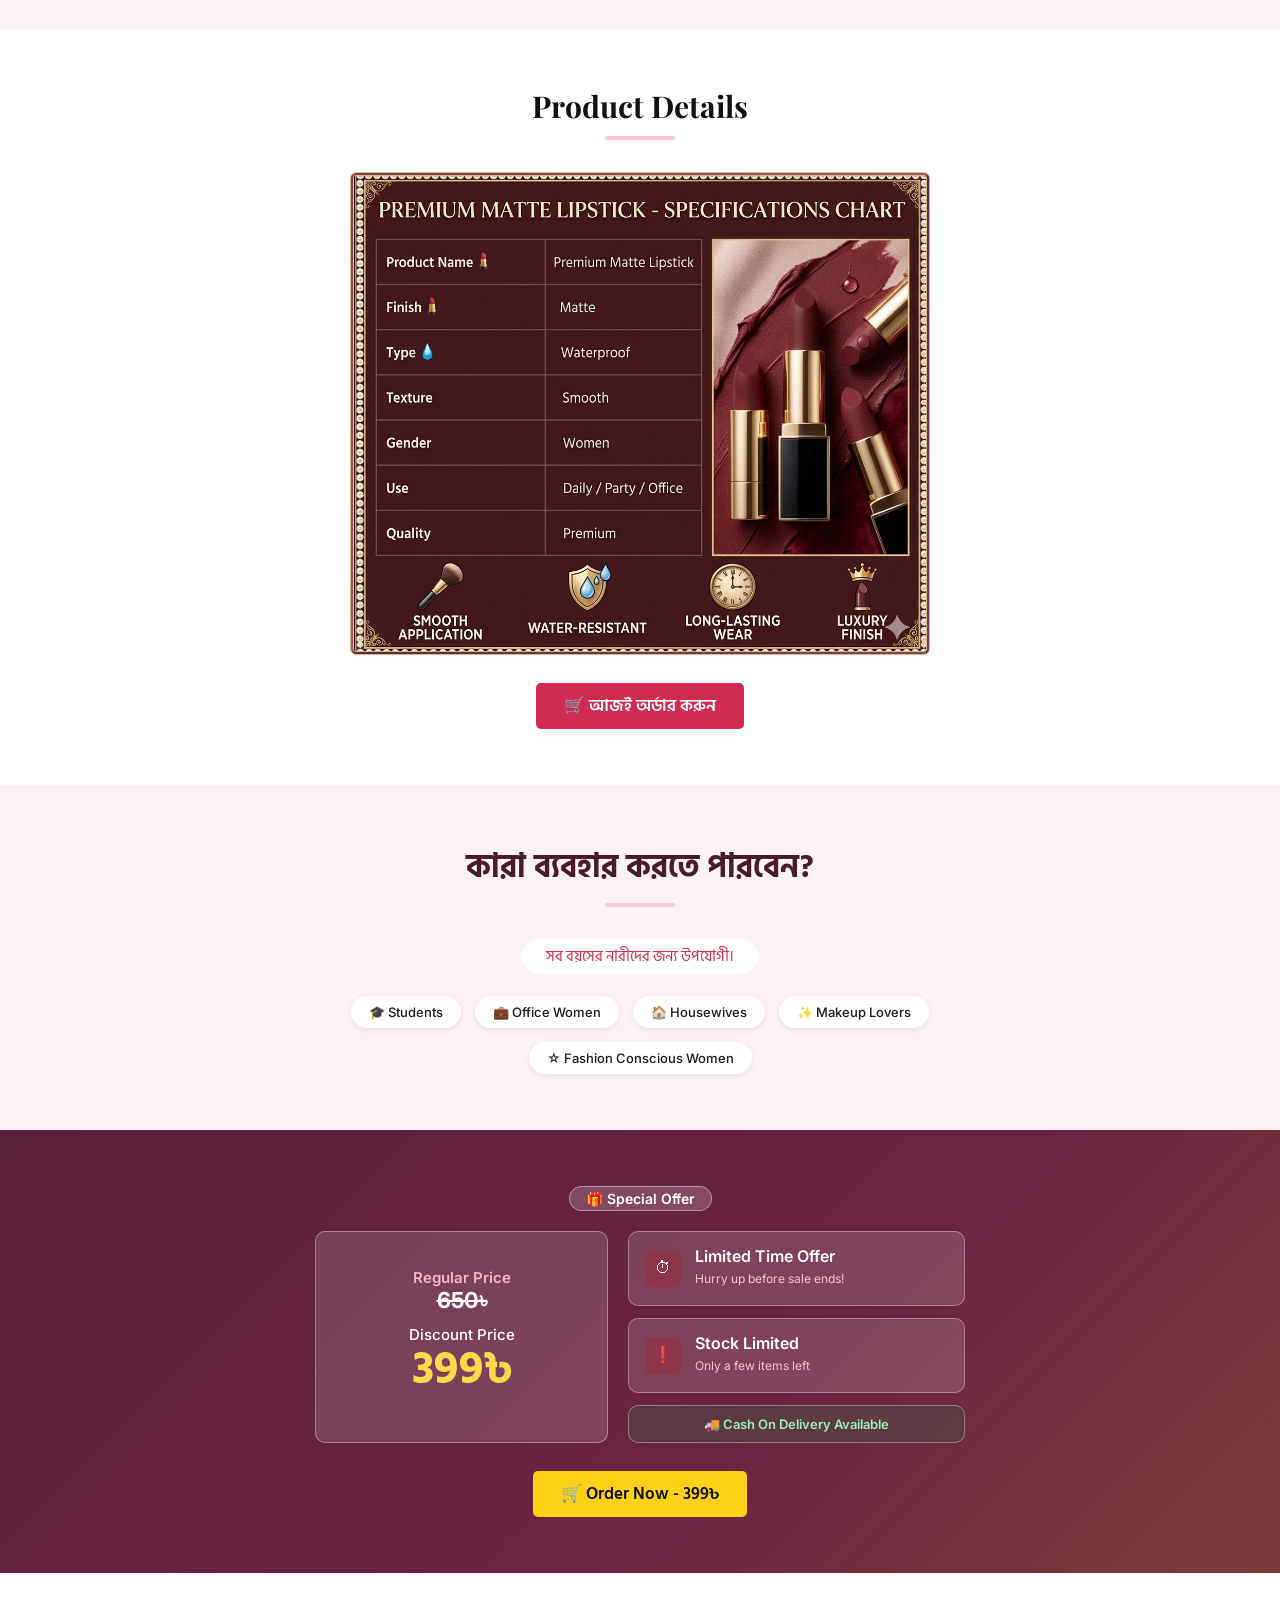
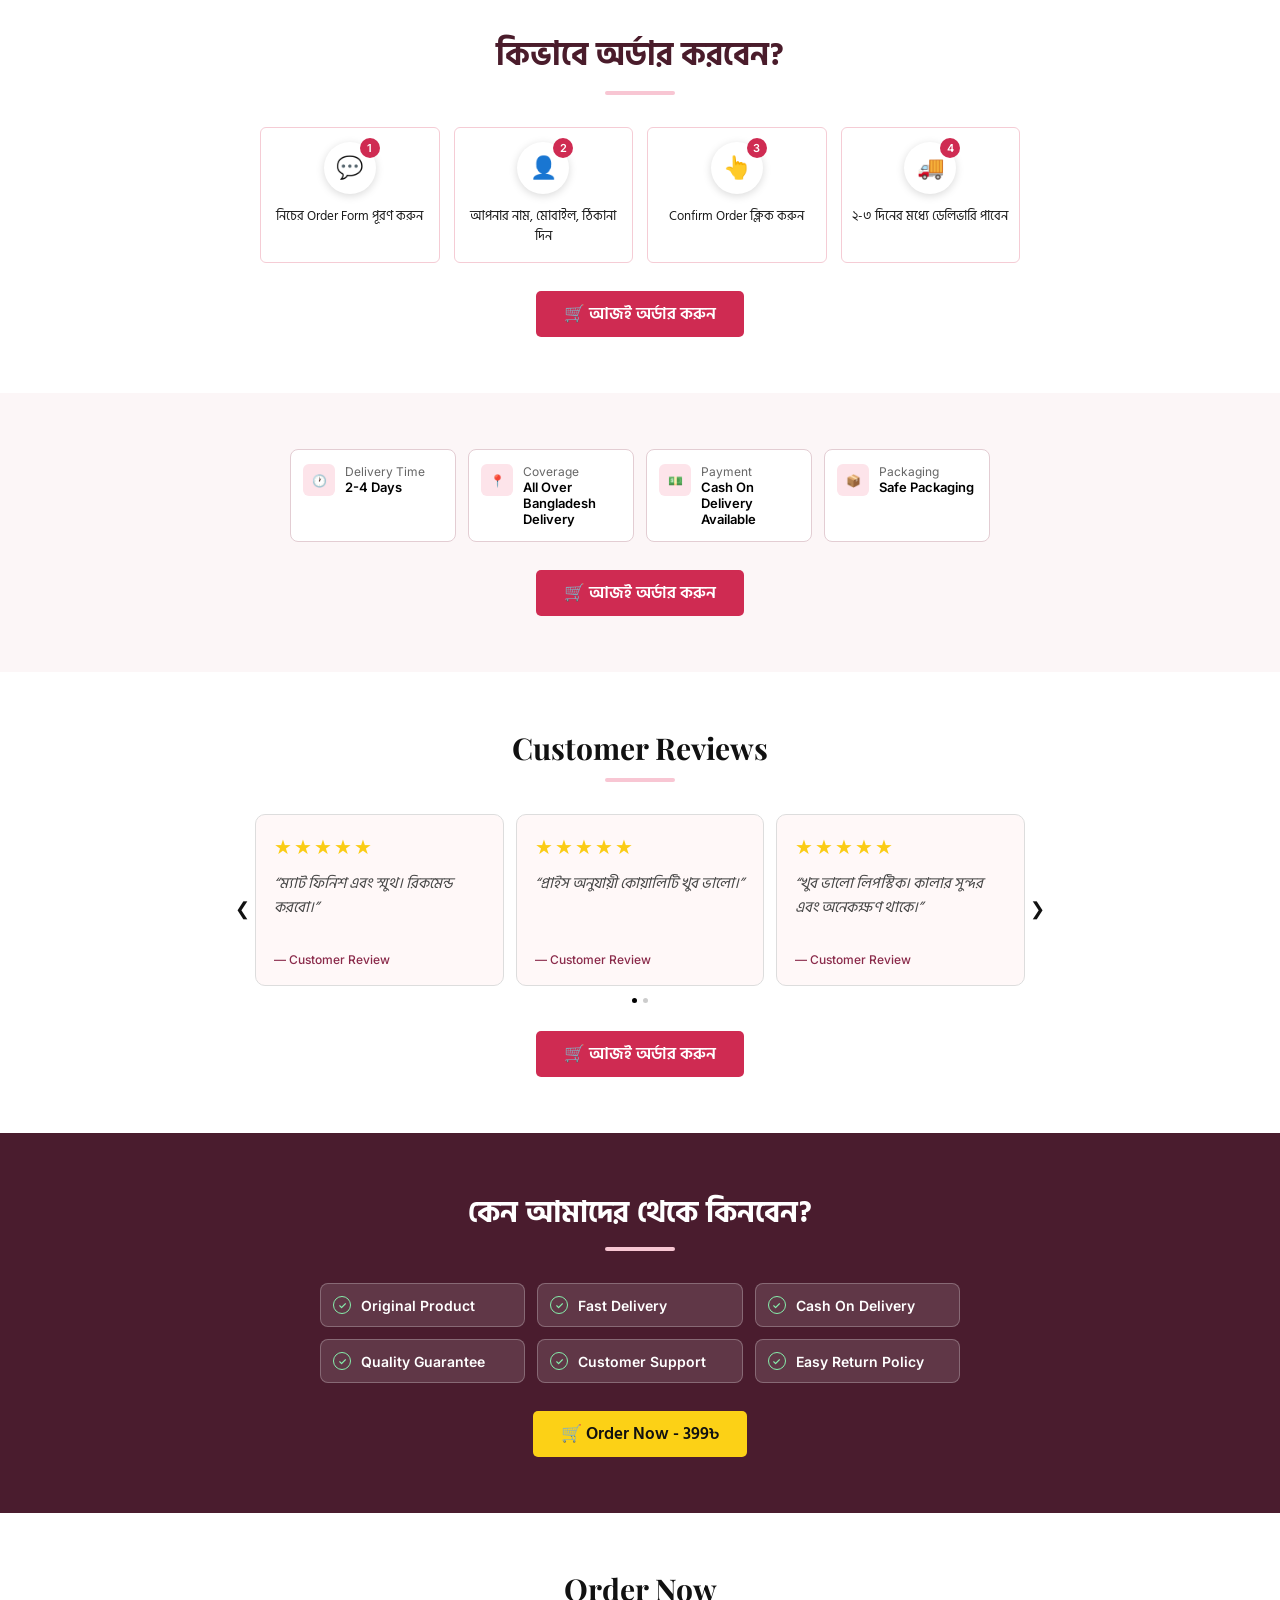
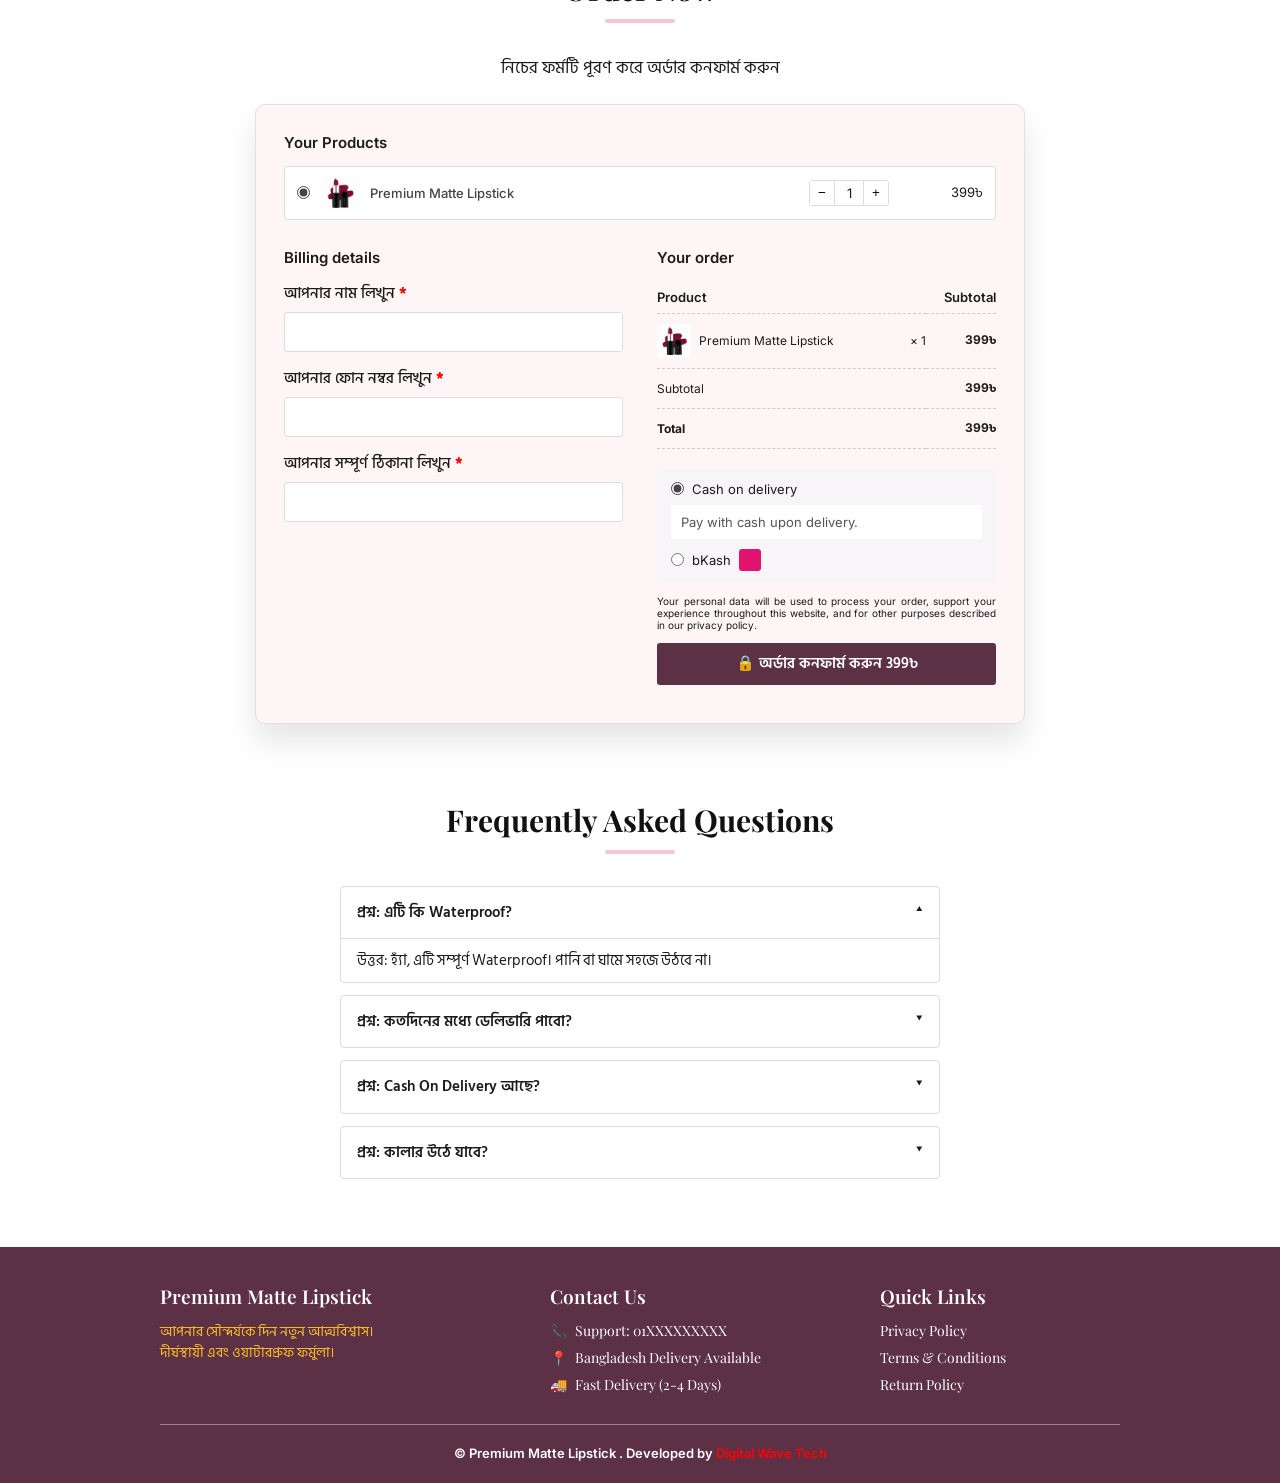
<file: demo/cosmatics/index.html>
<!DOCTYPE html>
<html lang="bn">
<head>
<meta charset="UTF-8">
<meta name="viewport" content="width=device-width, initial-scale=1">
<title>Premium Matte Lipstick – Long Lasting &amp; Waterproof</title>
<link rel="preconnect" href="https://fonts.googleapis.com">
<link href="https://fonts.googleapis.com/css2?family=Playfair+Display:wght@500;600;700&family=Hind+Siliguri:wght@400;500;600;700&family=Inter:wght@400;500;600&display=swap" rel="stylesheet">
<style>
:root{--rose:#cf2b52;--rose-d:#b01f42;--plum:#4a1c2b;--plum2:#5c3045;--blush:#fdf2f5;--pink:#f8c6d3;--soft:#fcf6f7;--text:#1b1b1b}
*{box-sizing:border-box;margin:0;padding:0}
html{scroll-behavior:smooth}
body{font-family:'Hind Siliguri',sans-serif;color:var(--text);background:#fff;line-height:1.55;overflow-x:hidden}
img{max-width:100%;display:block}
.wrap{max-width:1000px;margin:0 auto;padding:0 20px}
section{padding:56px 0;text-align:center}
h2{font:700 30px 'Playfair Display','Hind Siliguri',serif;color:#111}
h2.bn{font-family:'Hind Siliguri';color:var(--plum);font-weight:700;font-size:32px}
h2::after{content:"";display:block;width:70px;height:4px;background:var(--pink);border-radius:4px;margin:10px auto 32px}
.cta{display:inline-block;margin-top:28px;background:var(--rose);color:#fff;font:600 17px 'Hind Siliguri',sans-serif;padding:9px 28px;border-radius:5px;text-decoration:none;border:0;cursor:pointer;transition:.2s}
.cta:hover{background:var(--rose-d)}
.cta.yellow{background:#fcd116;color:#111}.cta.yellow:hover{background:#eab908}
.ph{width:100%;background:linear-gradient(135deg,#5c2a3d,#9a5a6a);object-fit:cover;border-radius:10px}
.alt{background:var(--soft)}.pinkbg{background:#fdf2f5}

/* Hero */
.hero{background:linear-gradient(#fff3f3,#fff);padding:60px 0 70px;text-align:left}
.hero .wrap{display:grid;grid-template-columns:1fr 1fr;gap:50px;align-items:center}
.pill{display:inline-block;background:#fde4ea;color:var(--plum);font-size:12px;padding:3px 14px;border-radius:20px;margin-bottom:10px;font-family:Inter}
.hero h1{font:600 46px/1.1 'Playfair Display',serif;color:var(--plum)}
.hero .s1{font:500 19px Inter;color:#333;margin:14px 0 6px}
.hero .s2{font-size:21px;color:#a31b45;font-weight:500}
.hero .p{font-size:15px;margin:18px 0}
.ticks{display:flex;gap:18px;flex-wrap:wrap;font:12px Inter;margin-bottom:24px}.ticks span::before{content:"✅ ";font-size:11px}
.offerbox{display:inline-block;background:#fff;border-radius:10px;box-shadow:0 3px 12px rgba(0,0,0,.14);padding:14px 16px;min-width:200px}
.offerbox .pr{font:700 15px Inter}.offerbox s{font-weight:400;color:#666;margin-right:8px}
.offerbox .pr b{color:var(--rose);font-size:24px;font-family:'Hind Siliguri'}
.offerbox .cod{font:12px Inter;color:#7a4a5a;margin:4px 0 10px}
.offerbox .cta{display:block;margin:0;text-align:center}
.prod{position:relative;background:#fff;border-radius:16px;box-shadow:0 3px 12px rgba(0,0,0,.12);padding:20px;max-width:420px;margin-left:auto}
.prod .ph{aspect-ratio:1/1;border-radius:8px}
.tag{position:absolute;background:#fff;border-radius:10px;box-shadow:0 3px 10px rgba(0,0,0,.18);font:600 11px Inter}
.tag.save{top:34px;right:-18px;color:var(--rose);padding:6px 12px}
.tag.top{bottom:80px;left:-28px;padding:8px 12px;font-weight:500;color:#333}.tag.top i{display:block;color:#f59e0b;font-style:normal;letter-spacing:1px}

/* Layout helpers */
.split{display:grid;grid-template-columns:1fr 1fr;gap:34px;align-items:center;text-align:left}
.chips{display:grid;grid-template-columns:1fr 1fr;gap:12px}
.chip{background:#fff7f8;border:1px solid #f7d4dc;border-radius:8px;padding:14px 12px;font:500 13px Inter;display:flex;align-items:center;gap:10px;text-align:left}
.chip i{flex:none;width:18px;height:18px;border:1.5px solid var(--rose);color:var(--rose);border-radius:50%;font-size:10px;font-style:normal;display:grid;place-items:center}
.chips.w .chip{background:#fff;border-color:#eee;padding:12px}
.chips.w .chip i{width:34px;height:34px;background:#fde4ea;border:0;font-size:15px}
.imgpanel{aspect-ratio:1.1/1;border-radius:10px}

/* Description */
.desc h3{font:600 28px 'Playfair Display',serif;color:var(--plum);margin-bottom:12px}
.desc p{font-size:15px;color:#3b2a18;margin-bottom:14px}.desc p b{color:#8a0f1f}
.quote{background:#fff;border-left:3px solid var(--rose);border-radius:6px;padding:10px 14px;font:14px Inter;color:#7a2a44}
.fr{position:relative}.fr::after{content:"";position:absolute;inset:10px -12px -12px 12px;background:#fde4ea;border-radius:12px;z-index:0}
.fr .ph{position:relative;z-index:1;aspect-ratio:1/1}

/* Benefits */
.grid3{display:grid;grid-template-columns:repeat(3,1fr);gap:14px;max-width:730px;margin:0 auto}
.card{background:#fff;border:1px solid #f1e4e7;border-radius:14px;padding:18px 10px 22px;font-size:15px;font-weight:500}
.card i{width:36px;height:36px;border-radius:50%;background:#fdeef1;color:var(--rose);display:grid;place-items:center;margin:0 auto 12px;font-style:normal;font-size:15px}
.spec{max-width:580px;margin:0 auto}.spec .ph{aspect-ratio:1.2/1;border-radius:6px;border:4px double #d9b98a}

/* Who */
.who .tagline{display:inline-block;background:#fff;border-radius:30px;padding:6px 24px;color:#d02f4a;font-size:15px;margin-bottom:22px}
.who .pills{display:flex;flex-wrap:wrap;justify-content:center;gap:14px;max-width:660px;margin:0 auto}
.who .pills span{background:#fff;border-radius:30px;padding:8px 18px;font:500 13px Inter;box-shadow:0 2px 6px rgba(0,0,0,.08)}

/* Offer */
.offer{background:linear-gradient(135deg,#5a1f3a,#6d2442 60%,#7e3b3b);color:#fff}
.offer .badge{display:inline-block;background:rgba(255,255,255,.18);border:1px solid rgba(255,255,255,.4);border-radius:20px;padding:3px 16px;font:600 14px Inter;margin-bottom:20px}
.offer .g{display:grid;grid-template-columns:1fr 1.15fr;gap:20px;max-width:650px;margin:0 auto;text-align:left}
.glass{background:rgba(255,255,255,.14);border:1px solid rgba(255,255,255,.35);border-radius:10px}
.offer .price{text-align:center;padding:36px 10px;font:500 15px Inter}
.offer .price .rg{color:#f9b4c8;font-weight:600}.offer .price s{display:block;font-size:22px;font-weight:700;margin-bottom:12px}
.offer .price b{display:block;font:700 46px 'Hind Siliguri';color:#ffd84d;line-height:1.1}
.offer .side{display:grid;gap:12px}
.offer .li{display:flex;gap:14px;align-items:center;padding:14px 16px}
.offer .li i{width:36px;height:36px;border-radius:6px;background:rgba(160,40,60,.5);display:grid;place-items:center;font-style:normal;flex:none}
.offer .li b{display:block;font:600 16px Inter}.offer .li small{font:12px Inter;color:#f9c4d0}
.offer .cod{text-align:center;padding:10px;font:600 13px Inter;color:#9bf0b3;background:rgba(80,70,70,.6)}

/* Steps */
.steps{display:grid;grid-template-columns:repeat(4,1fr);gap:14px;max-width:760px;margin:0 auto}
.step{background:#fff;border:1px solid #f5ccd5;border-radius:6px;padding:14px 8px 16px;font-size:13px;position:relative}
.step .ic{width:52px;height:52px;border-radius:50%;box-shadow:0 2px 8px rgba(0,0,0,.15);display:grid;place-items:center;margin:0 auto 12px;font-size:22px;position:relative}
.step .ic b{position:absolute;top:-4px;right:-4px;width:20px;height:20px;border-radius:50%;background:var(--rose);color:#fff;font:600 11px/20px Inter}
.info{display:grid;grid-template-columns:repeat(4,1fr);gap:12px;max-width:700px;margin:0 auto;text-align:left}
.info div{background:#fff;border:1px solid #e3cdd3;border-radius:8px;padding:14px 12px;display:flex;gap:10px;font:12px Inter;color:#666;min-height:72px}
.info i{flex:none;width:32px;height:32px;background:#fde4ea;border-radius:6px;display:grid;place-items:center;font-style:normal;color:var(--rose)}
.info b{display:block;color:#000;font-weight:600;font-size:13px}

/* Reviews */
.slider{position:relative;max-width:770px;margin:0 auto}
.track{display:flex;gap:12px;overflow-x:auto;scroll-snap-type:x mandatory;scrollbar-width:none;scroll-behavior:smooth}
.track::-webkit-scrollbar{display:none}
.rv{flex:0 0 calc((100% - 24px)/3);scroll-snap-align:start;background:#fff8f8;border:1px solid #ddd;border-radius:10px;padding:18px;text-align:left;font-size:15px}
.rv .st{color:#facc15;font-size:20px;letter-spacing:2px;margin-bottom:8px}
.rv q{font-style:italic;color:#444;display:block;min-height:70px;quotes:"“" "”"}
.rv small{display:block;font:500 12px Inter;color:#8a2a4a;margin-top:10px}
.arr{position:absolute;top:50%;transform:translateY(-50%);background:none;border:0;font-size:18px;cursor:pointer;color:#111;z-index:2}
.prev{left:-20px}.next{right:-20px}
.dots{display:flex;justify-content:center;gap:6px;margin-top:12px}.dots i{width:5px;height:5px;border-radius:50%;background:#000;opacity:.2;cursor:pointer}.dots i.on{opacity:1}

/* Why buy */
.why{background:#4a1c2e;color:#fff}.why h2{color:#fff;font-family:'Hind Siliguri'}
.why .chips{grid-template-columns:repeat(3,1fr);max-width:640px;margin:0 auto}
.why .chip{background:rgba(255,255,255,.12);border:1px solid rgba(255,255,255,.25);color:#fff;font-weight:600;font-size:14px;padding:12px}
.why .chip i{border-color:#86efac;color:#86efac}

/* Order */
.order .sub{font-size:17px;margin:-20px 0 26px}
.form{max-width:770px;margin:0 auto;background:#fdf5f6;border:1px solid #eadcdf;border-radius:10px;padding:28px;box-shadow:0 18px 30px rgba(0,0,0,.1);text-align:left;font:13px Inter,'Hind Siliguri'}
.form h4{font:600 15px Inter;margin-bottom:14px}
.prow{background:#fff;border:1px solid #ddd;border-radius:3px;display:flex;align-items:center;gap:12px;padding:8px 12px;margin-bottom:28px}
.prow input{accent-color:#444}.prow .th{width:36px;height:36px;background:var(--plum);border-radius:3px}
.prow .n{flex:1;font-weight:500;color:#444}
.qty{display:flex;border:1px solid #ddd;border-radius:3px;margin-right:50px}
.qty button,.qty span{width:24px;height:24px;border:0;background:#fff;text-align:center;line-height:24px;cursor:pointer}.qty span{border-inline:1px solid #ddd;width:30px;cursor:default}
.cols{display:grid;grid-template-columns:1fr 1fr;gap:34px}
label.f{display:block;font:500 15px 'Hind Siliguri';margin:14px 0 6px}label.f b{color:red}
.form input[type=text],.form input[type=tel]{width:100%;height:40px;border:1px solid #ddd;border-radius:3px;padding:0 12px;font:15px 'Hind Siliguri'}
.form input:focus{outline:2px solid var(--rose);border-color:var(--rose)}.form input.err{border-color:red;background:#fff5f5}
table{width:100%;border-collapse:collapse;margin-top:6px}
th{text-align:left;font-weight:600;padding:8px 0;border-bottom:1px dashed #ccc}
th:last-child,td:last-child{text-align:right}
td{padding:10px 0;border-bottom:1px dashed #ccc;font-size:12px}
td .it{display:flex;align-items:center;gap:8px}td .it .th{width:34px;height:34px;background:var(--plum);border-radius:3px}
.pay{background:#f7f5f8;padding:12px 14px;margin-top:20px}
.pay label{display:flex;align-items:center;gap:8px;cursor:pointer}.pay .box{background:#fff;padding:9px 10px;margin:8px 0 10px;color:#555}
.pay input{accent-color:#444}.bk{width:22px;height:22px;background:#e2136e;border-radius:3px;display:inline-block}
.priv{font-size:10px;text-align:justify;margin:12px 0}
.place{width:100%;height:42px;border:0;background:var(--plum2);color:#fff;font:600 15px 'Hind Siliguri';border-radius:3px;cursor:pointer}.place:hover{background:var(--plum)}
.msg{text-align:center;margin-top:10px;font:600 15px 'Hind Siliguri'}

/* FAQ */
.faq{max-width:600px;margin:0 auto;text-align:left}
.faq details{background:#fff;border:1px solid #ddd;border-radius:4px;margin-bottom:12px}
.faq summary{padding:14px 16px;font-weight:600;cursor:pointer;list-style:none;display:flex;justify-content:space-between;font-size:15px}
.faq summary::after{content:"▾";font-size:12px}.faq details[open] summary::after{content:"▴"}
.faq p{border-top:1px solid #ddd;padding:10px 16px;font-size:15px}

/* Footer */
footer{background:var(--plum2);color:#fff;padding:36px 0 22px;text-align:left}
footer .cols3{display:grid;grid-template-columns:1.2fr 1fr .8fr;gap:30px;padding-bottom:22px;border-bottom:1px solid rgba(255,255,255,.4)}
footer h5{font:600 19px 'Playfair Display',serif;margin-bottom:12px}
footer .tl{color:#fbbf24;font-size:14px;line-height:1.5}
footer p,footer a{display:block;font:14px 'Playfair Display','Inter',serif;color:#fff;text-decoration:none;margin-bottom:8px}
footer p i{font-style:normal;margin-right:8px}
footer .cp{text-align:center;font:600 13px Inter;margin-top:20px}footer .cp em{font-style:normal;color:red}

/* Mobile */
@media(max-width:820px){
  section{padding:38px 0}
  h2,h2.bn{font-size:24px}
  .hero{padding:30px 0 40px}.hero .wrap{grid-template-columns:1fr;gap:30px}
  .hero h1{font-size:36px}.prod{margin:0 auto}.tag.save{right:-6px}.tag.top{left:-8px}
  .split{grid-template-columns:1fr;gap:24px}
  .split.rev .imgcol{order:-1}
  .chips{grid-template-columns:1fr 1fr}
  .grid3{grid-template-columns:1fr 1fr}
  .offer .g{grid-template-columns:1fr}
  .steps{grid-template-columns:1fr 1fr}
  .info{grid-template-columns:1fr 1fr}
  .rv{flex-basis:100%}.prev{left:-6px}.next{right:-6px}
  .why .chips{grid-template-columns:1fr}
  .form{padding:18px 14px}.cols{grid-template-columns:1fr;gap:6px}.prow{flex-wrap:wrap}.qty{margin-right:0}
  footer .cols3{grid-template-columns:1fr}
}
@media(prefers-reduced-motion:reduce){html,.track{scroll-behavior:auto}}
</style>
</head>
<body>

<!-- HERO -->
<header class="hero">
  <div class="wrap">
    <div>
      <span class="pill">☆ Premium Quality</span>
      <h1>Premium Matte Lipstick</h1>
      <p class="s1">Long Lasting &amp; Waterproof</p>
      <p class="s2">আপনার সৌন্দর্যকে দিন নতুন আত্মবিশ্বাস ✨</p>
      <p class="p">Soft, Smooth, Waterproof Matte Lipstick দিনভর থাকবে ফ্রেশ লুক – কোনো স্মাজ বা ফেড নয়।</p>
      <div class="ticks"><span>Long Lasting</span><span>Waterproof</span><span>Smooth Matte</span></div>
      <div class="offerbox">
        <div class="pr"><s>Price: 650৳</s> <b>Offer: 399৳</b></div>
        <div class="cod">🚚 Cash On Delivery Available</div>
        <a href="#order" class="cta">🛒 আজই অর্ডার করুন</a>
      </div>
    </div>
    <div class="prod">
      <img class="ph" src="images/1.jpg" alt="Premium Matte Lipstick" onerror="this.removeAttribute('src')">
      <span class="tag save">Save 40%</span>
      <span class="tag top"><i>★★★★★</i>Top Rated</span>
    </div>
  </div>
</header>

<!-- WHY BEST -->
<section>
  <div class="wrap">
    <h2 class="bn">কেন এই লিপস্টিকটি সেরা?</h2>
    <div class="split">
      <img class="ph imgpanel" src="images/5.jpg" alt="" onerror="this.removeAttribute('src')">
      <div class="chips" data-chips="best"></div>
    </div>
    <a href="#order" class="cta">🛒 আজই অর্ডার করুন</a>
  </div>
</section>

<!-- DESCRIPTION -->
<section class="alt desc">
  <div class="wrap split rev" style="gap:50px">
    <div>
      <h3>Premium Matte Lipstick</h3>
      <p>এই লিপস্টিকটি বিশেষভাবে তৈরি করা হয়েছে আধুনিক নারীদের জন্য, যারা চান দীর্ঘ সময় ধরে সুন্দর ও ফ্রেশ লুক।</p>
      <p>এটি ঠোঁটে লাগালে খুব সহজে ছড়িয়ে যায় এবং দেয় <b>Soft Matte Finish</b>। Waterproof হওয়ায় ঘাম বা পানি লাগলেও সহজে উঠে যায় না।</p>
      <div class="quote">Daily use, office, party, wedding – সব জায়গার জন্য পারফেক্ট।</div>
      <div style="text-align:center"><a href="#order" class="cta">🛒 আজই অর্ডার করুন</a></div>
    </div>
    <div class="fr imgcol"><img class="ph" src="images/4.jpg" alt="" onerror="this.removeAttribute('src')"></div>
  </div>
</section>

<!-- FEATURES -->
<section>
  <div class="wrap">
    <h2>Product Features</h2>
    <div class="split" style="align-items:start">
      <img class="ph imgpanel" style="aspect-ratio:1/1.2" src="images/3.jpg" alt="How to use" onerror="this.removeAttribute('src')">
      <div class="chips w" data-chips="feat"></div>
    </div>
    <a href="#order" class="cta">🛒 আজই অর্ডার করুন</a>
  </div>
</section>

<!-- BENEFITS -->
<section class="pinkbg">
  <div class="wrap">
    <h2 class="bn">ব্যবহার করলে যে সুবিধা পাবেন</h2>
    <div class="grid3" data-cards="benefit"></div>
    <a href="#order" class="cta">🛒 আজই অর্ডার করুন</a>
  </div>
</section>

<!-- DETAILS -->
<section>
  <div class="wrap">
    <h2>Product Details</h2>
    <div class="spec"><img class="ph" src="images/Product-Details-image-1-1.jpg" alt="Specifications chart" onerror="this.removeAttribute('src')"></div>
    <a href="#order" class="cta">🛒 আজই অর্ডার করুন</a>
  </div>
</section>

<!-- WHO -->
<section class="pinkbg who">
  <div class="wrap">
    <h2 class="bn">কারা ব্যবহার করতে পারবেন?</h2>
    <span class="tagline">সব বয়সের নারীদের জন্য উপযোগী।</span>
    <div class="pills"><span>🎓 Students</span><span>💼 Office Women</span><span>🏠 Housewives</span><span>✨ Makeup Lovers</span><span>☆ Fashion Conscious Women</span></div>
  </div>
</section>

<!-- OFFER -->
<section class="offer">
  <div class="wrap">
    <span class="badge">🎁 Special Offer</span>
    <div class="g">
      <div class="glass price"><span class="rg">Regular Price</span><s>650৳</s>Discount Price<b>399৳</b></div>
      <div class="side">
        <div class="glass li"><i>⏱</i><div><b>Limited Time Offer</b><small>Hurry up before sale ends!</small></div></div>
        <div class="glass li"><i>❗</i><div><b>Stock Limited</b><small>Only a few items left</small></div></div>
        <div class="glass cod">🚚 Cash On Delivery Available</div>
      </div>
    </div>
    <a href="#order" class="cta yellow">🛒 Order Now - 399৳</a>
  </div>
</section>

<!-- HOW TO ORDER -->
<section>
  <div class="wrap">
    <h2 class="bn">কিভাবে অর্ডার করবেন?</h2>
    <div class="steps">
      <div class="step"><div class="ic">💬<b>1</b></div>নিচের Order Form পূরণ করুন</div>
      <div class="step"><div class="ic">👤<b>2</b></div>আপনার নাম, মোবাইল, ঠিকানা দিন</div>
      <div class="step"><div class="ic">👆<b>3</b></div>Confirm Order ক্লিক করুন</div>
      <div class="step"><div class="ic">🚚<b>4</b></div>২-৩ দিনের মধ্যে ডেলিভারি পাবেন</div>
    </div>
    <a href="#order" class="cta">🛒 আজই অর্ডার করুন</a>
  </div>
</section>

<section class="alt">
  <div class="wrap">
    <div class="info">
      <div><i>🕐</i><span>Delivery Time<b>2-4 Days</b></span></div>
      <div><i>📍</i><span>Coverage<b>All Over Bangladesh Delivery</b></span></div>
      <div><i>💵</i><span>Payment<b>Cash On Delivery Available</b></span></div>
      <div><i>📦</i><span>Packaging<b>Safe Packaging</b></span></div>
    </div>
    <a href="#order" class="cta">🛒 আজই অর্ডার করুন</a>
  </div>
</section>

<!-- REVIEWS -->
<section>
  <div class="wrap">
    <h2>Customer Reviews</h2>
    <div class="slider">
      <div class="track">
        <div class="rv"><div class="st">★★★★★</div><q>ম্যাট ফিনিশ এবং স্মুথ। রিকমেন্ড করবো।</q><small>— Customer Review</small></div>
        <div class="rv"><div class="st">★★★★★</div><q>প্রাইস অনুযায়ী কোয়ালিটি খুব ভালো।</q><small>— Customer Review</small></div>
        <div class="rv"><div class="st">★★★★★</div><q>খুব ভালো লিপস্টিক। কালার সুন্দর এবং অনেকক্ষণ থাকে।</q><small>— Customer Review</small></div>
        <div class="rv"><div class="st">★★★★★</div><q>ডেলিভারি দ্রুত পেয়েছি, প্রোডাক্ট অরিজিনাল।</q><small>— Customer Review</small></div>
      </div>
      <button class="arr prev" aria-label="Previous">❮</button><button class="arr next" aria-label="Next">❯</button>
      <div class="dots"></div>
    </div>
    <a href="#order" class="cta">🛒 আজই অর্ডার করুন</a>
  </div>
</section>

<!-- WHY BUY -->
<section class="why">
  <div class="wrap">
    <h2>কেন আমাদের থেকে কিনবেন?</h2>
    <div class="chips" data-chips="buy"></div>
    <a href="#order" class="cta yellow">🛒 Order Now - 399৳</a>
  </div>
</section>

<!-- ORDER -->
<section class="order" id="order">
  <div class="wrap">
    <h2 style="margin-bottom:0">Order Now</h2>
    <p class="sub" style="margin-top:30px;margin-bottom:22px">নিচের ফর্মটি পূরণ করে অর্ডার কনফার্ম করুন</p>
    <div class="form">
      <h4>Your Products</h4>
      <div class="prow">
        <input type="radio" checked aria-label="selected">
		<img class="th" src="images/1.jpg" alt="" onerror="this.removeAttribute('src')">

        <span class="n">Premium Matte Lipstick</span>
        <span class="qty"><button type="button" id="minus">−</button><span id="qty">1</span><button type="button" id="plus">+</button></span>
        <span id="rowAmt">399৳</span>
      </div>
      <div class="cols">
        <div>
          <h4>Billing details</h4>
          <label class="f" for="name">আপনার নাম লিখুন <b>*</b></label><input type="text" id="name" autocomplete="name">
          <label class="f" for="phone">আপনার ফোন নম্বর লিখুন <b>*</b></label><input type="tel" id="phone" autocomplete="tel">
          <label class="f" for="addr">আপনার সম্পূর্ণ ঠিকানা লিখুন <b>*</b></label><input type="text" id="addr" autocomplete="street-address">
        </div>
        <div>
          <h4>Your order</h4>
          <table>
            <tr><th>Product</th><th>Subtotal</th></tr>
            <tr><td><div class="it"><img class="th" src="images/1.jpg" alt="" onerror="this.removeAttribute('src')">Premium Matte Lipstick <span style="margin-left:auto">× <span id="sQty">1</span></span></div></td><td><b id="sAmt">399৳</b></td></tr>
            <tr><td>Subtotal</td><td><b id="sSub">399৳</b></td></tr>
            <tr><td><b>Total</b></td><td><b id="sTot">399৳</b></td></tr>
          </table>
          <div class="pay">
            <label><input type="radio" name="pay" value="cod" checked> Cash on delivery</label>
            <div class="box">Pay with cash upon delivery.</div>
            <label><input type="radio" name="pay" value="bkash"> bKash <span class="bk"></span></label>
          </div>
          <p class="priv">Your personal data will be used to process your order, support your experience throughout this website, and for other purposes described in our privacy policy.</p>
          <button class="place" id="place" type="button">🔒 অর্ডার কনফার্ম করুন <span id="btnAmt">399৳</span></button>
          <p class="msg" id="msg" role="status"></p>
        </div>
      </div>
    </div>
  </div>
</section>

<!-- FAQ -->
<section style="padding-top:20px">
  <div class="wrap">
    <h2>Frequently Asked Questions</h2>
    <div class="faq">
      <details open><summary>প্রশ্ন: এটি কি Waterproof?</summary><p>উত্তর: হ্যাঁ, এটি সম্পূর্ণ Waterproof। পানি বা ঘামে সহজে উঠবে না।</p></details>
      <details><summary>প্রশ্ন: কতদিনের মধ্যে ডেলিভারি পাবো?</summary><p>উত্তর: অর্ডার করার ২-৪ দিনের মধ্যে ডেলিভারি পাবেন।</p></details>
      <details><summary>প্রশ্ন: Cash On Delivery আছে?</summary><p>উত্তর: হ্যাঁ, সারা বাংলাদেশে ক্যাশ অন ডেলিভারি সুবিধা আছে।</p></details>
      <details><summary>প্রশ্ন: কালার উঠে যাবে?</summary><p>উত্তর: না, এটি দীর্ঘস্থায়ী ফর্মুলায় তৈরি, তাই সহজে উঠে যায় না।</p></details>
    </div>
  </div>
</section>

<footer>
  <div class="wrap">
    <div class="cols3">
      <div><h5>Premium Matte Lipstick</h5><div class="tl">আপনার সৌন্দর্যকে দিন নতুন আত্মবিশ্বাস।<br>দীর্ঘস্থায়ী এবং ওয়াটারপ্রুফ ফর্মুলা।</div></div>
      <div><h5>Contact Us</h5><p><i>📞</i>Support: 01XXXXXXXXX</p><p><i>📍</i>Bangladesh Delivery Available</p><p><i>🚚</i>Fast Delivery (2-4 Days)</p></div>
      <div><h5>Quick Links</h5><a href="#">Privacy Policy</a><a href="#">Terms &amp; Conditions</a><a href="#">Return Policy</a></div>
    </div>
    <div class="cp">© Premium Matte Lipstick . Developed by <em>Digital Wave Tech</em></div>
  </div>
</footer>

<script>
const $=id=>document.getElementById(id);
const DATA={
  best:['Long Lasting Formula','Waterproof & SmudgeProof','Smooth Matte Finish','Lightweight Texture','Easy to Apply','Premium Quality','Daily Use Friendly','Party & Office Perfect'],
  feat:[['◷','Long lasting color'],['💧','Waterproof formula'],['✦','Smooth and creamy texture'],['♡','Matte finish'],['🍃','Lightweight'],['☺','Comfortable on lips'],['📦','Easy to carry'],['🛡','Premium packaging']],
  buy:['Original Product','Fast Delivery','Cash On Delivery','Quality Guarantee','Customer Support','Easy Return Policy'],
  benefit:['ঠোঁট শুকাবে না','ফাটবে না','সারাদিন থাকবে','বারবার লাগাতে হবে না','স্মার্ট ও এলিগেন্ট লুক','সব স্কিন টোনে মানানসই']
};
document.querySelectorAll('[data-chips]').forEach(el=>{
  el.innerHTML=DATA[el.dataset.chips].map(x=>Array.isArray(x)?`<div class="chip"><i>${x[0]}</i>${x[1]}</div>`:`<div class="chip"><i>✓</i>${x}</div>`).join('');
});
document.querySelectorAll('[data-cards]').forEach(el=>{
  el.innerHTML=DATA[el.dataset.cards].map(x=>`<div class="card"><i>✓</i>${x}</div>`).join('');
});

/* Reviews slider */
(function(){
  const root=document.querySelector('.slider'),tr=root.querySelector('.track'),kids=[...tr.children],dots=root.querySelector('.dots');
  const step=()=>kids[0].offsetWidth+12;
  const pages=()=>Math.max(1,kids.length-Math.round(tr.clientWidth/step())+1);
  const mark=()=>{const i=Math.round(tr.scrollLeft/step());[...dots.children].forEach((d,k)=>d.classList.toggle('on',k===i))};
  const build=()=>{dots.innerHTML='';for(let i=0;i<pages();i++){const d=document.createElement('i');d.onclick=()=>tr.scrollTo({left:i*step()});dots.appendChild(d)}mark()};
  const go=d=>{const end=tr.scrollLeft+tr.clientWidth>=tr.scrollWidth-4;tr.scrollTo({left:d>0?(end?0:tr.scrollLeft+step()):Math.max(0,tr.scrollLeft-step())})};
  root.querySelector('.next').onclick=()=>go(1);root.querySelector('.prev').onclick=()=>go(-1);
  tr.addEventListener('scroll',mark);addEventListener('resize',build);build();setInterval(()=>go(1),5000);
})();

/* Order form */
const PRICE=399;let q=1;
const bn=n=>n.toLocaleString('en-US')+'৳';
function update(){$('qty').textContent=q;$('sQty').textContent=q;['rowAmt','sAmt','sSub','sTot','btnAmt'].forEach(i=>$(i).textContent=bn(PRICE*q))}
$('plus').onclick=()=>{q++;update()};
$('minus').onclick=()=>{q=Math.max(1,q-1);update()};
$('place').onclick=()=>{
  const ok={name:$('name').value.trim().length>1,phone:/^(\+?88)?01[3-9]\d{8}$/.test($('phone').value.replace(/[\s-]/g,'')),addr:$('addr').value.trim().length>4};
  Object.keys(ok).forEach(k=>$(k).classList.toggle('err',!ok[k]));
  const m=$('msg');
  if(Object.values(ok).includes(false)){m.style.color='#dc2626';m.textContent='সবগুলো তথ্য সঠিকভাবে দিন (মোবাইল নাম্বার ১১ ডিজিট)।';return}
  const order={product:'Premium Matte Lipstick',qty:q,total:PRICE*q,name:$('name').value.trim(),phone:$('phone').value.trim(),address:$('addr').value.trim(),payment:document.querySelector('input[name=pay]:checked').value};
  console.log('ORDER',order); // TODO: send to your backend with fetch()
  m.style.color='#166534';m.textContent='ধন্যবাদ! আপনার অর্ডার গ্রহণ করা হয়েছে। শীঘ্রই আমরা যোগাযোগ করবো।';
};
</script>
</body>
</html>
</file>
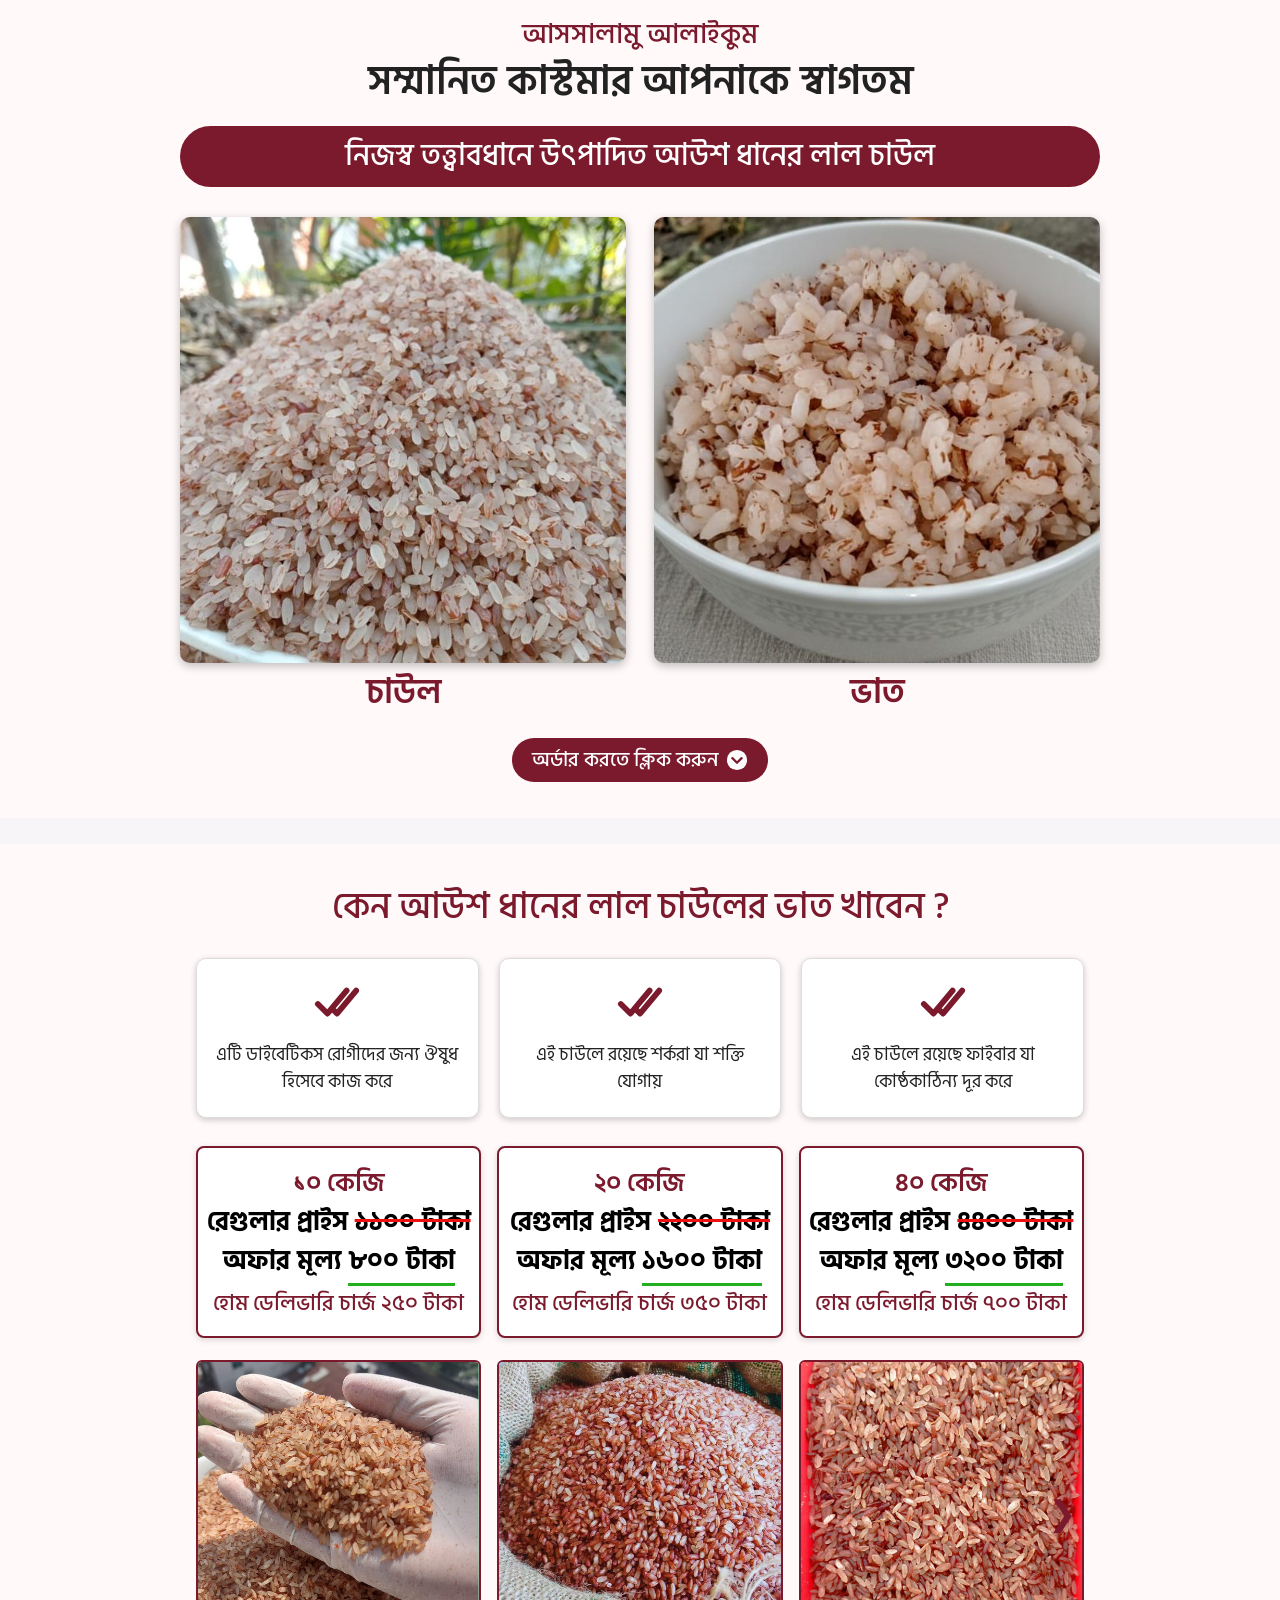
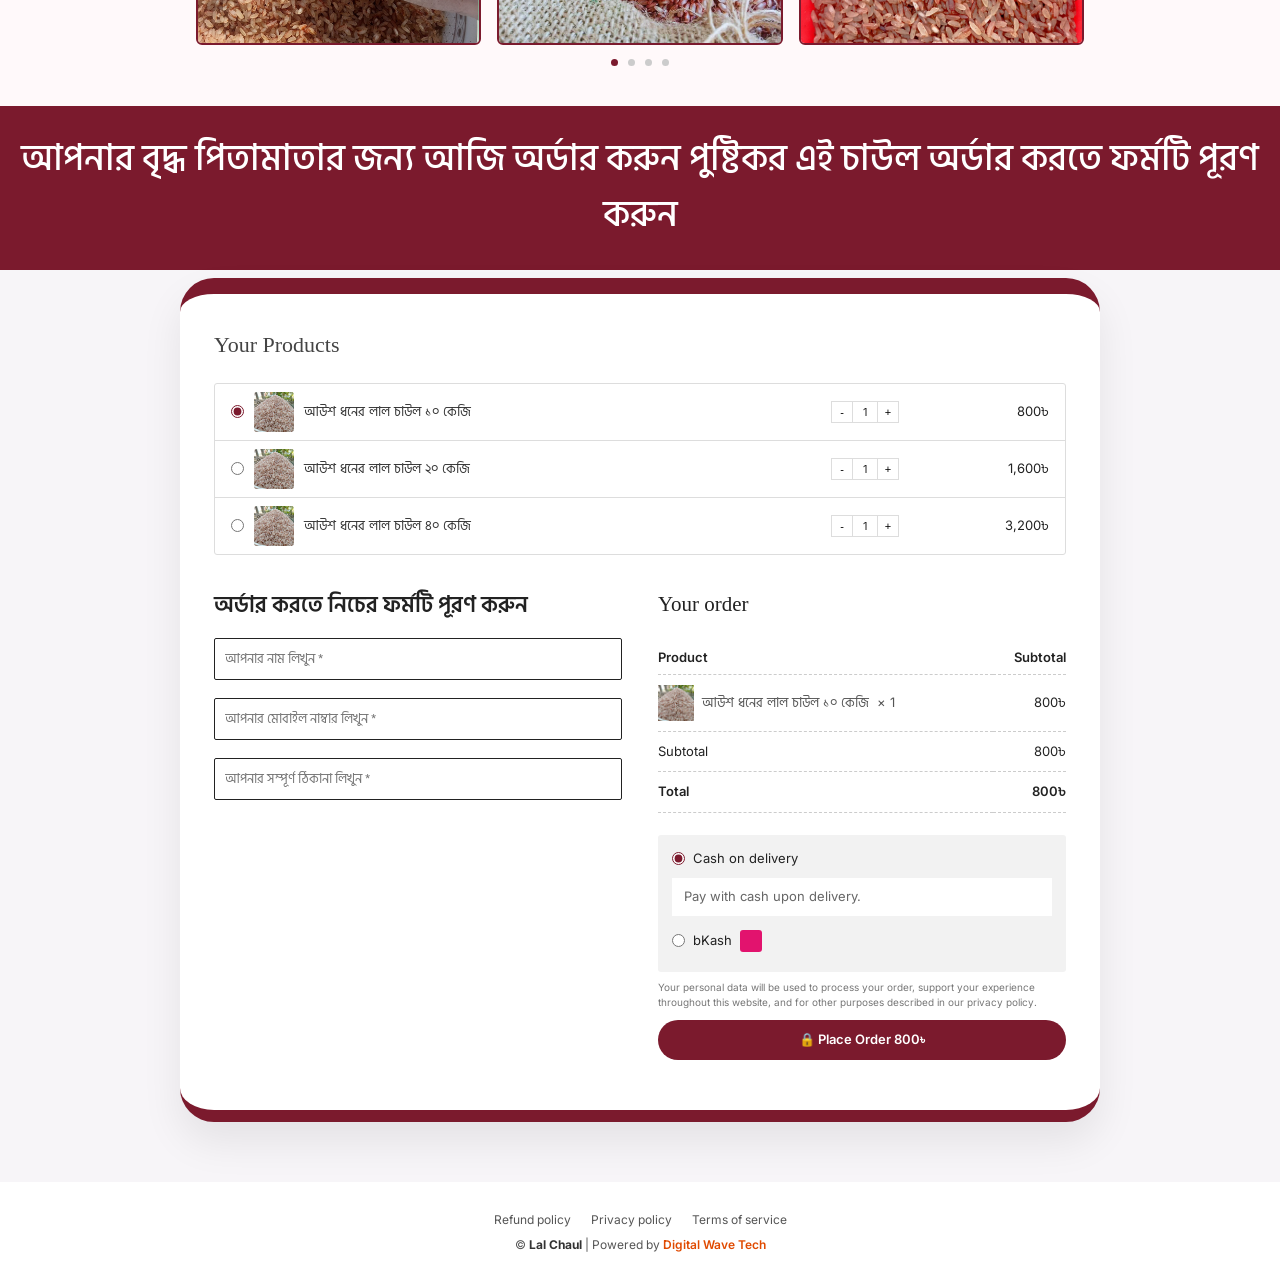
<file: demo/lal-chal/index.html>
<!DOCTYPE html>
<html lang="bn">
<head>
<meta charset="UTF-8">
<meta name="viewport" content="width=device-width, initial-scale=1">
<title>আউশ ধানের লাল চাউল</title>
<link rel="preconnect" href="https://fonts.googleapis.com">
<link href="https://fonts.googleapis.com/css2?family=Hind+Siliguri:wght@400;500;600;700&family=Inter:wght@400;500;600&display=swap" rel="stylesheet">
<style>
:root{
  --maroon:#7b1a2d;
  --bg:#fff9fa;
  --soft:#f7f5f8;
  --text:#222;
  --muted:#666;
  --green:#22b01e;
  --radius:12px;
}
*{box-sizing:border-box;margin:0;padding:0}
html{scroll-behavior:smooth}
body{font-family:'Hind Siliguri',sans-serif;background:var(--bg);color:var(--text);line-height:1.5}
img{max-width:100%;display:block}
.wrap{max-width:920px;margin:0 auto;padding:0 16px}

/* Hero */
.hero{text-align:center;padding:14px 0 36px}
.hero .greet{color:var(--maroon);font-size:28px;font-weight:500}
.hero h1{font-size:40px;font-weight:600;line-height:1.3;margin-bottom:18px}
.pill{display:block;background:var(--maroon);color:#fff;border-radius:40px;padding:8px 20px;font-size:30px;font-weight:500}
.pair{display:grid;grid-template-columns:1fr 1fr;gap:28px;margin:30px 0 20px}
.pair figure{text-align:center}
.pair img,.ph{width:100%;aspect-ratio:1/1;object-fit:cover;border-radius:10px;box-shadow:0 3px 10px rgba(0,0,0,.25);background:#d9c9c0}
.pair figcaption{font-size:34px;font-weight:600;color:var(--maroon);margin-top:4px}
.btn-pill{display:inline-flex;align-items:center;gap:8px;background:var(--maroon);color:#fff;border:0;border-radius:40px;padding:6px 20px;font:500 20px 'Hind Siliguri',sans-serif;cursor:pointer;text-decoration:none}
.btn-pill:hover{background:#5f1322}
.btn-pill svg{width:22px;height:22px}

/* Features & prices */
.section{padding:36px 0 40px;background:var(--bg);border-top:26px solid var(--soft)}
.section h2{text-align:center;color:var(--maroon);font-size:36px;font-weight:500;margin-bottom:24px}
.features{display:grid;grid-template-columns:repeat(3,1fr);gap:20px;margin-bottom:28px}
.feature{background:#fff;border:1px solid #ddd;border-radius:10px;box-shadow:0 2px 6px rgba(0,0,0,.2);text-align:center;padding:22px 14px;font-size:18px}
.feature svg{width:46px;height:46px;color:var(--maroon);margin-bottom:6px}
.prices{display:grid;grid-template-columns:repeat(3,1fr);gap:16px;margin-bottom:22px}
.price{background:#fff;border:2px solid var(--maroon);border-radius:8px;text-align:center;padding:16px 8px;box-shadow:0 2px 6px rgba(0,0,0,.15)}
.price .kg{font-size:26px;font-weight:600;color:var(--maroon)}
.price .reg{font-size:26px;font-weight:700;color:#000}
.price .reg s{text-decoration:line-through;text-decoration-color:#e11;text-decoration-thickness:3px}
.price .offer{font-size:26px;font-weight:700;color:#000}
.price .offer span{border-bottom:3px solid var(--green);padding-bottom:1px}
.price .del{font-size:22px;color:var(--maroon);font-weight:500;margin-top:6px}

/* Carousel */
.slider{position:relative}
.track{display:flex;gap:16px;overflow-x:auto;scroll-snap-type:x mandatory;scrollbar-width:none;scroll-behavior:smooth}
.track::-webkit-scrollbar{display:none}
.slide{flex:0 0 calc((100% - 32px)/3);aspect-ratio:1/1;scroll-snap-align:start;border:2px solid var(--maroon);border-radius:6px;overflow:hidden;background:#d9c9c0}
.slide img{width:100%;height:100%;object-fit:cover}
.next{position:absolute;right:8px;top:50%;transform:translateY(-50%);background:none;border:0;color:var(--maroon);font-size:34px;cursor:pointer;line-height:1}
.dots{display:flex;justify-content:center;gap:10px;margin-top:14px}
.dots i{width:7px;height:7px;border-radius:50%;background:#ccc;cursor:pointer}
.dots i.on{background:var(--maroon)}

/* Banner */
.banner{background:var(--maroon);color:#fff;text-align:center;padding:26px 16px;font-size:36px;font-weight:500;line-height:1.55}

/* Order card */
.order-bg{background:var(--soft);padding:8px 16px 60px}
.card{max-width:920px;margin:0 auto;background:#fff;border-top:16px solid var(--maroon);border-bottom:12px solid var(--maroon);border-radius:34px;padding:34px 34px 40px;box-shadow:0 20px 40px rgba(0,0,0,.08);font-family:'Inter','Hind Siliguri',sans-serif;font-size:13px}
.card h3{font-family:Georgia,serif;font-size:22px;color:#444;margin-bottom:22px;font-weight:500}
.products{border:1px solid #ddd;border-radius:3px;margin-bottom:34px}
.prow{display:flex;align-items:center;gap:10px;padding:8px 16px;border-top:1px solid #ddd;cursor:pointer}
.prow:first-child{border-top:0}
.prow input{accent-color:var(--maroon)}
.prow img{width:40px;height:40px;object-fit:cover;border-radius:3px;background:#d9c9c0}
.prow .name{flex:1;color:#333}
.qty{display:flex;border:1px solid #ddd;margin-right:70px}
.qty button,.qty span{width:20px;height:20px;border:0;background:#fff;font-size:11px;text-align:center;line-height:20px;cursor:pointer}
.qty span{border-left:1px solid #ddd;border-right:1px solid #ddd;cursor:default;width:26px}
.prow .amt{width:70px;text-align:right}
.cols{display:grid;grid-template-columns:1fr 1fr;gap:36px}
.form h4{font-family:'Hind Siliguri';font-size:22px;font-weight:600;margin-bottom:16px;color:#222}
.form .field{margin-bottom:18px}
.form input{width:100%;height:42px;border:1.5px solid #222;border-radius:2px;padding:0 10px;font:13px 'Hind Siliguri',sans-serif}
.form input:focus{outline:2px solid var(--maroon)}
.form input.err{border-color:#d00;background:#fff4f4}
.summary h4{font-family:Georgia,serif;font-size:21px;margin-bottom:22px;color:#222;font-weight:500}
.summary table{width:100%;border-collapse:collapse}
.summary th{text-align:left;font-weight:600;padding:6px 0;border-bottom:1px dashed #ccc}
.summary th:last-child,.summary td:last-child{text-align:right}
.summary td{padding:10px 0;border-bottom:1px dashed #ccc}
.summary .it{display:flex;align-items:center;gap:8px;color:#555}
.summary .it img{width:36px;height:36px;object-fit:cover;background:#d9c9c0}
.summary .total td{font-weight:600}
.pay{background:#f2f2f2;padding:14px;margin-top:22px;border-radius:3px}
.pay label{display:flex;align-items:center;gap:8px;cursor:pointer;margin-bottom:6px}
.pay input{accent-color:var(--maroon)}
.pay .box{background:#fff;padding:9px 12px;color:#666;margin:10px 0 14px}
.bk{width:22px;height:22px;background:#e2136e;border-radius:3px;display:inline-block}
.privacy{font-size:10px;color:#777;margin:8px 0 10px}
.place{width:100%;background:var(--maroon);color:#fff;border:0;border-radius:30px;height:40px;font:600 13px 'Inter',sans-serif;cursor:pointer}
.place:hover{background:#5f1322}
.msg{margin-top:10px;font-family:'Hind Siliguri';font-size:15px;color:#0a7a2f;font-weight:600;text-align:center}

footer{background:#fff;text-align:center;padding:30px 16px 30px;font:12px Inter,sans-serif;color:#555}
footer nav{display:flex;justify-content:center;gap:20px;margin-bottom:10px}
footer a{color:#555;text-decoration:none}
footer b{color:#333}footer em{font-style:normal;color:#e04a00;font-weight:600}

/* Responsive */
@media(max-width:768px){
  .hero .greet{font-size:20px}.hero h1{font-size:26px}.pill{font-size:19px}
  .pair{gap:12px}.pair figcaption{font-size:24px}
  .section h2{font-size:24px}
  .features,.prices{grid-template-columns:1fr}
  .slide{flex-basis:calc((100% - 16px)/2)}
  .banner{font-size:22px}
  .card{padding:22px 16px 30px;border-radius:24px}
  .cols{grid-template-columns:1fr}
  .qty{margin-right:10px}
  .prow{flex-wrap:wrap}
}
@media(prefers-reduced-motion:reduce){html,.track{scroll-behavior:auto}}
</style>
</head>
<body>

<!-- HERO -->
<header class="hero wrap">
  <p class="greet">আসসালামু আলাইকুম</p>
  <h1>সম্মানিত কাস্টমার আপনাকে স্বাগতম</h1>
  <span class="pill">নিজস্ব তত্ত্বাবধানে উৎপাদিত আউশ ধানের লাল চাউল</span>

  <div class="pair">
    <figure>
      <img src="images/Lal-Chaoul-600x600-1.jpg" alt="লাল চাউল" onerror="this.removeAttribute('src')" class="ph">
      <figcaption>চাউল</figcaption>
    </figure>
    <figure>
      <img src="images/Lal-vat-600x600-1.jpg" alt="ভাত" onerror="this.removeAttribute('src')" class="ph">
      <figcaption>ভাত</figcaption>
    </figure>
  </div>

  <a href="#order" class="btn-pill">অর্ডার করতে ক্লিক করুন
    <svg viewBox="0 0 24 24" fill="none"><circle cx="12" cy="12" r="11" fill="#fff"/><path d="M7 10l5 5 5-5" stroke="#7b1a2d" stroke-width="2.5" stroke-linecap="round" stroke-linejoin="round"/></svg>
  </a>
</header>

<!-- WHY + PRICES + SLIDER -->
<section class="section">
  <div class="wrap">
    <h2>কেন আউশ ধানের লাল চাউলের ভাত খাবেন ?</h2>

    <div class="features">
      <div class="feature"><svg viewBox="0 0 24 24" fill="none" stroke="currentColor" stroke-width="3" stroke-linecap="round" stroke-linejoin="round"><path d="M2 12l5 5L17 5M10 15l2 2L22 5"/></svg><p>এটি ডাইবেটিকস রোগীদের জন্য ঔষুধ হিসেবে কাজ করে</p></div>
      <div class="feature"><svg viewBox="0 0 24 24" fill="none" stroke="currentColor" stroke-width="3" stroke-linecap="round" stroke-linejoin="round"><path d="M2 12l5 5L17 5M10 15l2 2L22 5"/></svg><p>এই চাউলে রয়েছে শর্করা যা শক্তি যোগায়</p></div>
      <div class="feature"><svg viewBox="0 0 24 24" fill="none" stroke="currentColor" stroke-width="3" stroke-linecap="round" stroke-linejoin="round"><path d="M2 12l5 5L17 5M10 15l2 2L22 5"/></svg><p>এই চাউলে রয়েছে ফাইবার যা কোষ্ঠকাঠিন্য দূর করে</p></div>
    </div>

    <div class="prices">
      <div class="price"><div class="kg">১০ কেজি</div><div class="reg">রেগুলার প্রাইস <s>১১০০ টাকা</s></div><div class="offer">অফার মূল্য <span>৮০০ টাকা</span></div><div class="del">হোম ডেলিভারি চার্জ ২৫০ টাকা</div></div>
      <div class="price"><div class="kg">২০ কেজি</div><div class="reg">রেগুলার প্রাইস <s>২২০০ টাকা</s></div><div class="offer">অফার মূল্য <span>১৬০০ টাকা</span></div><div class="del">হোম ডেলিভারি চার্জ ৩৫০ টাকা</div></div>
      <div class="price"><div class="kg">৪০ কেজি</div><div class="reg">রেগুলার প্রাইস <s>৪৪০০ টাকা</s></div><div class="offer">অফার মূল্য <span>৩২০০ টাকা</span></div><div class="del">হোম ডেলিভারি চার্জ ৭০০ টাকা</div></div>
    </div>

    <div class="slider">
      <div class="track" id="track">
        <div class="slide"><img src="images/1.jpg" alt="" onerror="this.removeAttribute('src')"></div>
        <div class="slide"><img src="images/2.jpg" alt="" onerror="this.removeAttribute('src')"></div>
        <div class="slide"><img src="images/3.jpg" alt="" onerror="this.removeAttribute('src')"></div>
        <div class="slide"><img src="images/4.jpg" alt="" onerror="this.removeAttribute('src')"></div>
        <div class="slide"><img src="images/1.jpg" alt="" onerror="this.removeAttribute('src')"></div>
        <div class="slide"><img src="images/2.jpg" alt="" onerror="this.removeAttribute('src')"></div>
      </div>
      <button class="next" id="next" aria-label="Next">&#10095;</button>
      <div class="dots" id="dots"></div>
    </div>
  </div>
</section>

<div class="banner">আপনার বৃদ্ধ পিতামাতার জন্য আজি অর্ডার করুন পুষ্টিকর এই চাউল অর্ডার করতে ফর্মটি পূরণ করুন</div>

<!-- ORDER -->
<div class="order-bg" id="order">
  <div class="card">
    <h3>Your Products</h3>
    <div class="products" id="products"></div>

    <div class="cols">
      <div class="form">
        <h4>অর্ডার করতে নিচের ফর্মটি পূরণ করুন</h4>
        <div class="field"><input id="name" placeholder="আপনার নাম লিখুন *"></div>
        <div class="field"><input id="phone" type="tel" placeholder="আপনার মোবাইল নাম্বার লিখুন *"></div>
        <div class="field"><input id="address" placeholder="আপনার সম্পূর্ণ ঠিকানা লিখুন *"></div>
      </div>

      <div class="summary">
        <h4>Your order</h4>
        <table>
          <tr><th>Product</th><th>Subtotal</th></tr>
          <tr><td><div class="it"><img id="sImg" src="images/Lal-Chaoul-600x600-1-300x300.jpg" alt="" onerror="this.removeAttribute('src')"><span id="sName"></span><span id="sQty"></span></div></td><td id="sAmt"></td></tr>
          <tr><td>Subtotal</td><td id="sub"></td></tr>
          <tr class="total"><td>Total</td><td id="total"></td></tr>
        </table>

        <div class="pay">
          <label><input type="radio" name="pay" value="cod" checked> Cash on delivery</label>
          <div class="box">Pay with cash upon delivery.</div>
          <label><input type="radio" name="pay" value="bkash"> bKash <span class="bk"></span></label>
        </div>
        <p class="privacy">Your personal data will be used to process your order, support your experience throughout this website, and for other purposes described in our privacy policy.</p>
        <button class="place" id="place">🔒 Place Order <span id="btnAmt"></span></button>
        <p class="msg" id="msg"></p>
      </div>
    </div>
  </div>
</div>

<footer>
  <nav><a href="#">Refund policy</a><a href="#">Privacy policy</a><a href="#">Terms of service</a></nav>
  <p>© <b>Lal Chaul</b> | Powered by <em>Digital Wave Tech</em></p>
</footer>

<script>
/* ---------- Product data ---------- */
const PRODUCTS=[
  {id:1,name:'আউশ ধনের লাল চাউল ১০ কেজি',price:800},
  {id:2,name:'আউশ ধনের লাল চাউল ২০ কেজি',price:1600},
  {id:3,name:'আউশ ধনের লাল চাউল ৪০ কেজি',price:3200}
];
const state={selected:1,qty:{1:1,2:1,3:1}};
const fmt=n=>n.toLocaleString('en-US')+'৳';
const $=id=>document.getElementById(id);

/* ---------- Render products ---------- */
function renderProducts(){
  $('products').innerHTML=PRODUCTS.map(p=>`
    <label class="prow" data-id="${p.id}">
      <input type="radio" name="product" value="${p.id}" ${state.selected===p.id?'checked':''}>
      <img src="images/Lal-Chaoul-600x600-1-300x300.jpg" alt="" onerror="this.removeAttribute('src')">
      <span class="name">${p.name}</span>
      <span class="qty">
        <button type="button" data-act="minus">-</button><span>${state.qty[p.id]}</span><button type="button" data-act="plus">+</button>
      </span>
      <span class="amt">${fmt(p.price*state.qty[p.id])}</span>
    </label>`).join('');
  renderSummary();
}
function renderSummary(){
  const p=PRODUCTS.find(x=>x.id===state.selected),q=state.qty[p.id],t=p.price*q;
  $('sName').textContent=p.name;$('sQty').textContent='× '+q;
  ['sAmt','sub','total','btnAmt'].forEach(i=>$(i).textContent=fmt(t));
}
$('products').addEventListener('click',e=>{
  const row=e.target.closest('.prow');if(!row)return;
  const id=+row.dataset.id,act=e.target.dataset.act;
  if(act){
    e.preventDefault();
    state.qty[id]=Math.max(1,state.qty[id]+(act==='plus'?1:-1));
  }
  state.selected=id;
  renderProducts();
});

/* ---------- Order submit ---------- */
$('place').addEventListener('click',()=>{
  let ok=true;
  ['name','phone','address'].forEach(id=>{
    const el=$(id),v=el.value.trim();
    const valid=id==='phone'?/^(\+?88)?01[3-9]\d{8}$/.test(v.replace(/\s|-/g,'')):v.length>1;
    el.classList.toggle('err',!valid);
    if(!valid)ok=false;
  });
  const msg=$('msg');
  if(!ok){msg.style.color='#d00';msg.textContent='সবগুলো তথ্য সঠিকভাবে পূরণ করুন (মোবাইল নাম্বার ১১ digit)।';return;}
  const p=PRODUCTS.find(x=>x.id===state.selected);
  const order={
    product:p.name,qty:state.qty[p.id],total:p.price*state.qty[p.id],
    name:$('name').value.trim(),phone:$('phone').value.trim(),address:$('address').value.trim(),
    payment:document.querySelector('input[name=pay]:checked').value
  };
  console.log('ORDER',order); // TODO: send to your backend with fetch()
  msg.style.color='#0a7a2f';msg.textContent='ধন্যবাদ! আপনার অর্ডার গ্রহণ করা হয়েছে। আমরা শীঘ্রই যোগাযোগ করবো।';
});

/* ---------- Carousel ---------- */
const track=$('track'),slides=[...track.children],dots=$('dots');
const step=()=>slides[0].offsetWidth+16;
const pages=()=>Math.max(1,slides.length-Math.round(track.clientWidth/step())+1);
function buildDots(){
  dots.innerHTML='';
  for(let i=0;i<pages();i++){const d=document.createElement('i');d.onclick=()=>track.scrollTo({left:i*step()});dots.appendChild(d);}
  markDot();
}
function markDot(){
  const i=Math.round(track.scrollLeft/step());
  [...dots.children].forEach((d,k)=>d.classList.toggle('on',k===i));
}
$('next').onclick=()=>{
  const end=track.scrollLeft+track.clientWidth>=track.scrollWidth-4;
  track.scrollTo({left:end?0:track.scrollLeft+step()});
};
track.addEventListener('scroll',markDot);
window.addEventListener('resize',buildDots);
setInterval(()=>$('next').click(),4000);

buildDots();renderProducts();
</script>
</body>
</html>
</file>
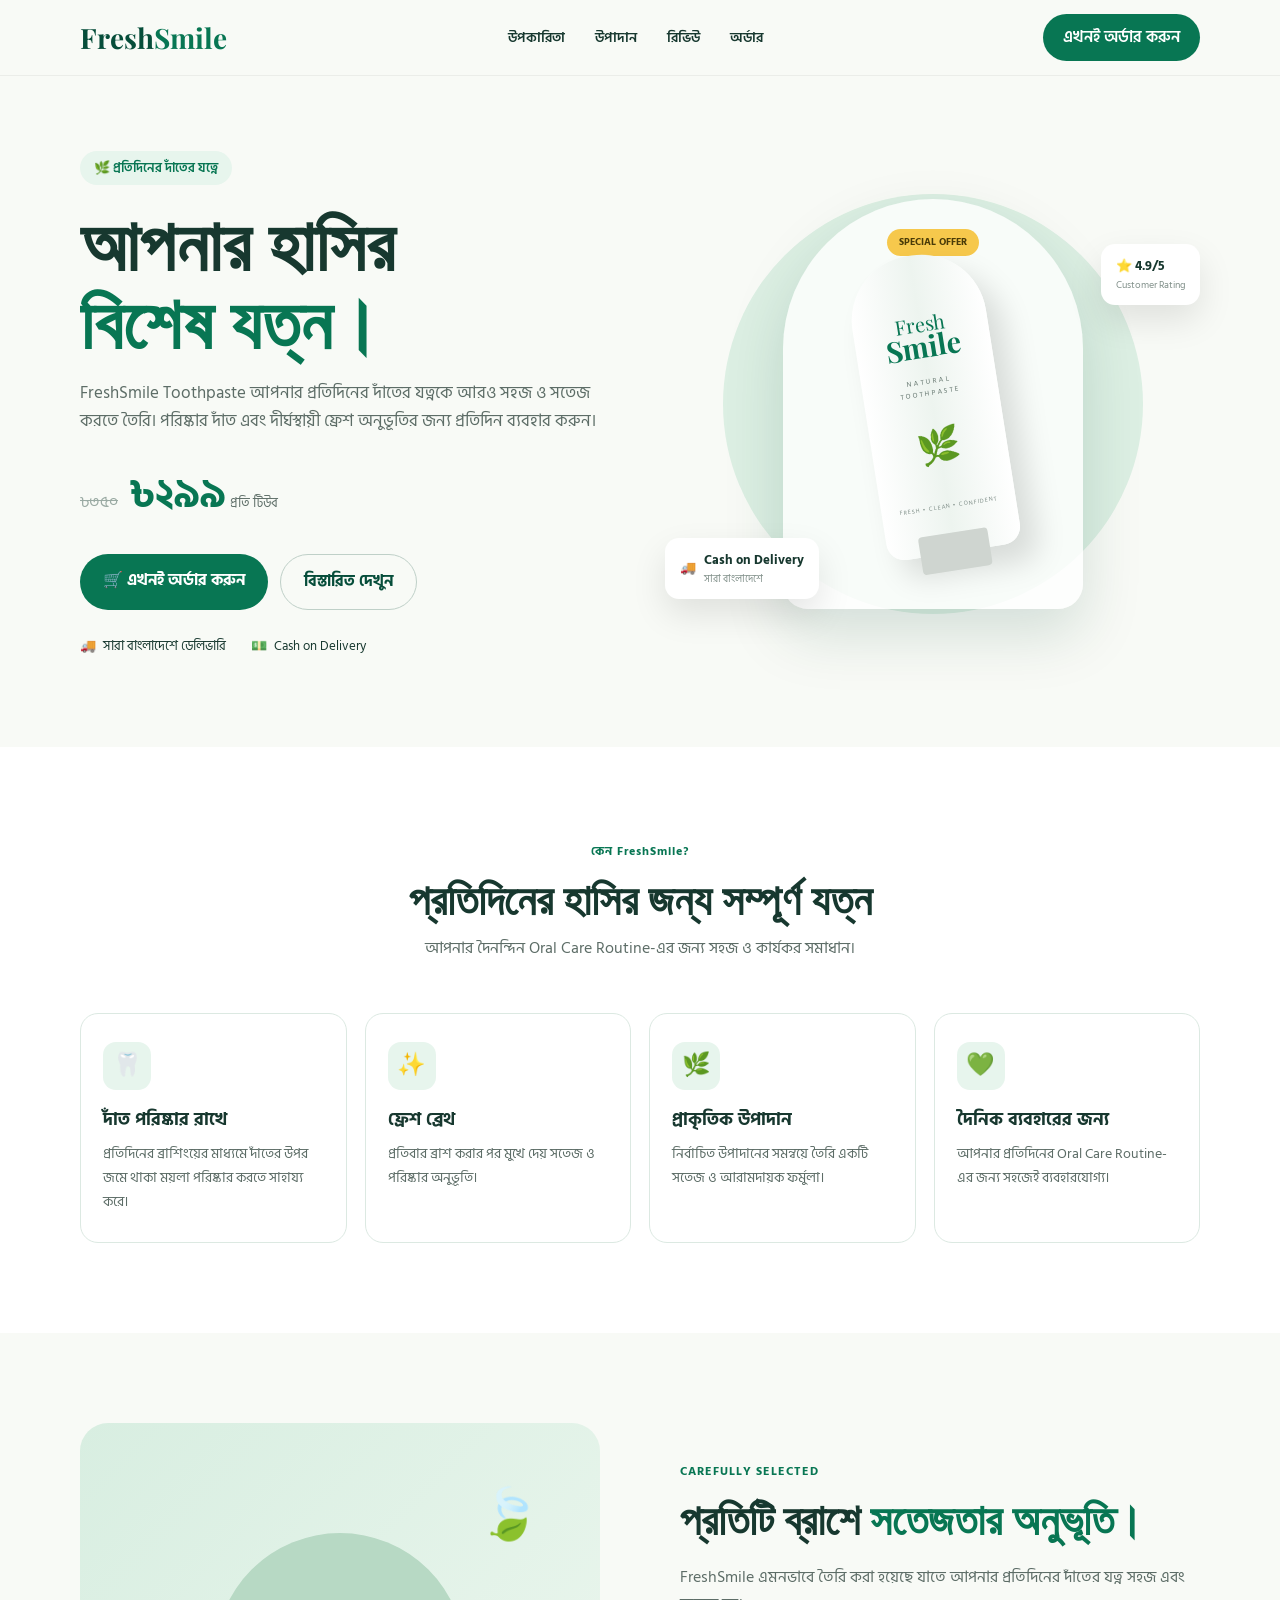
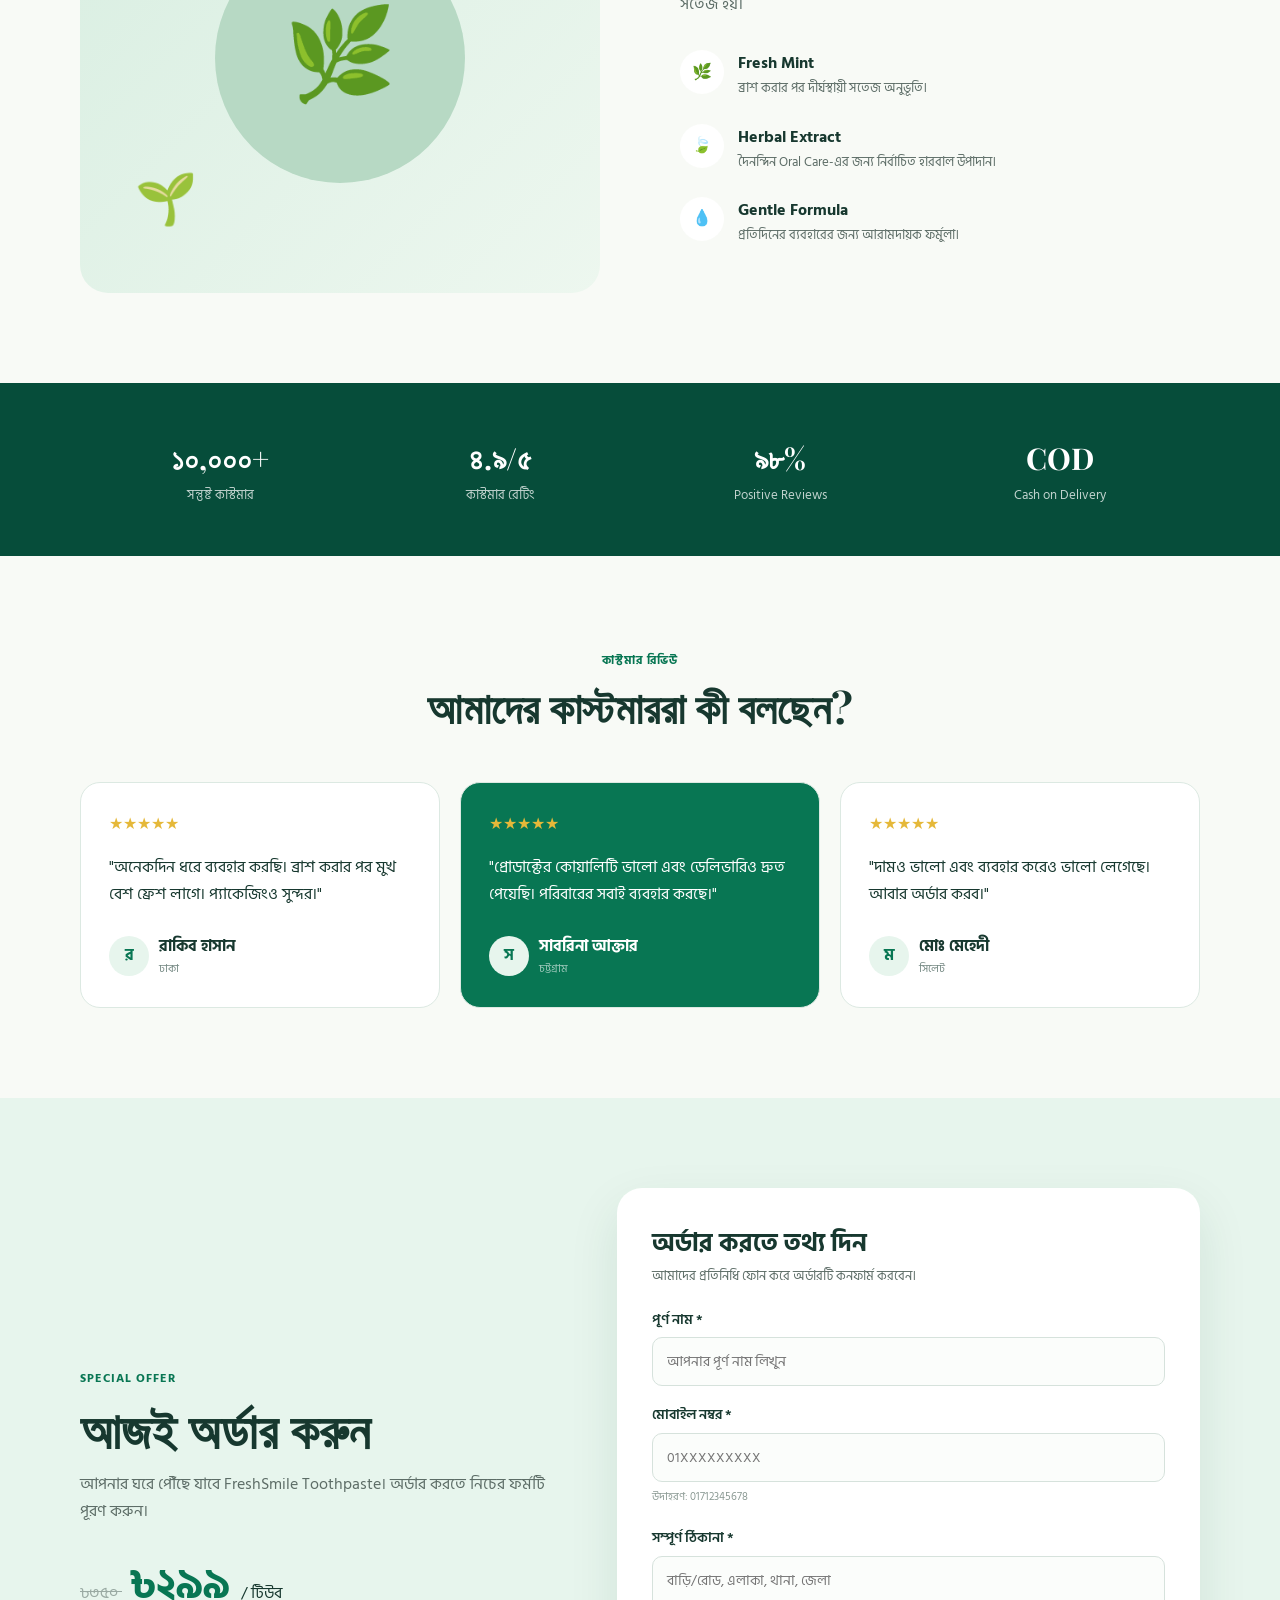
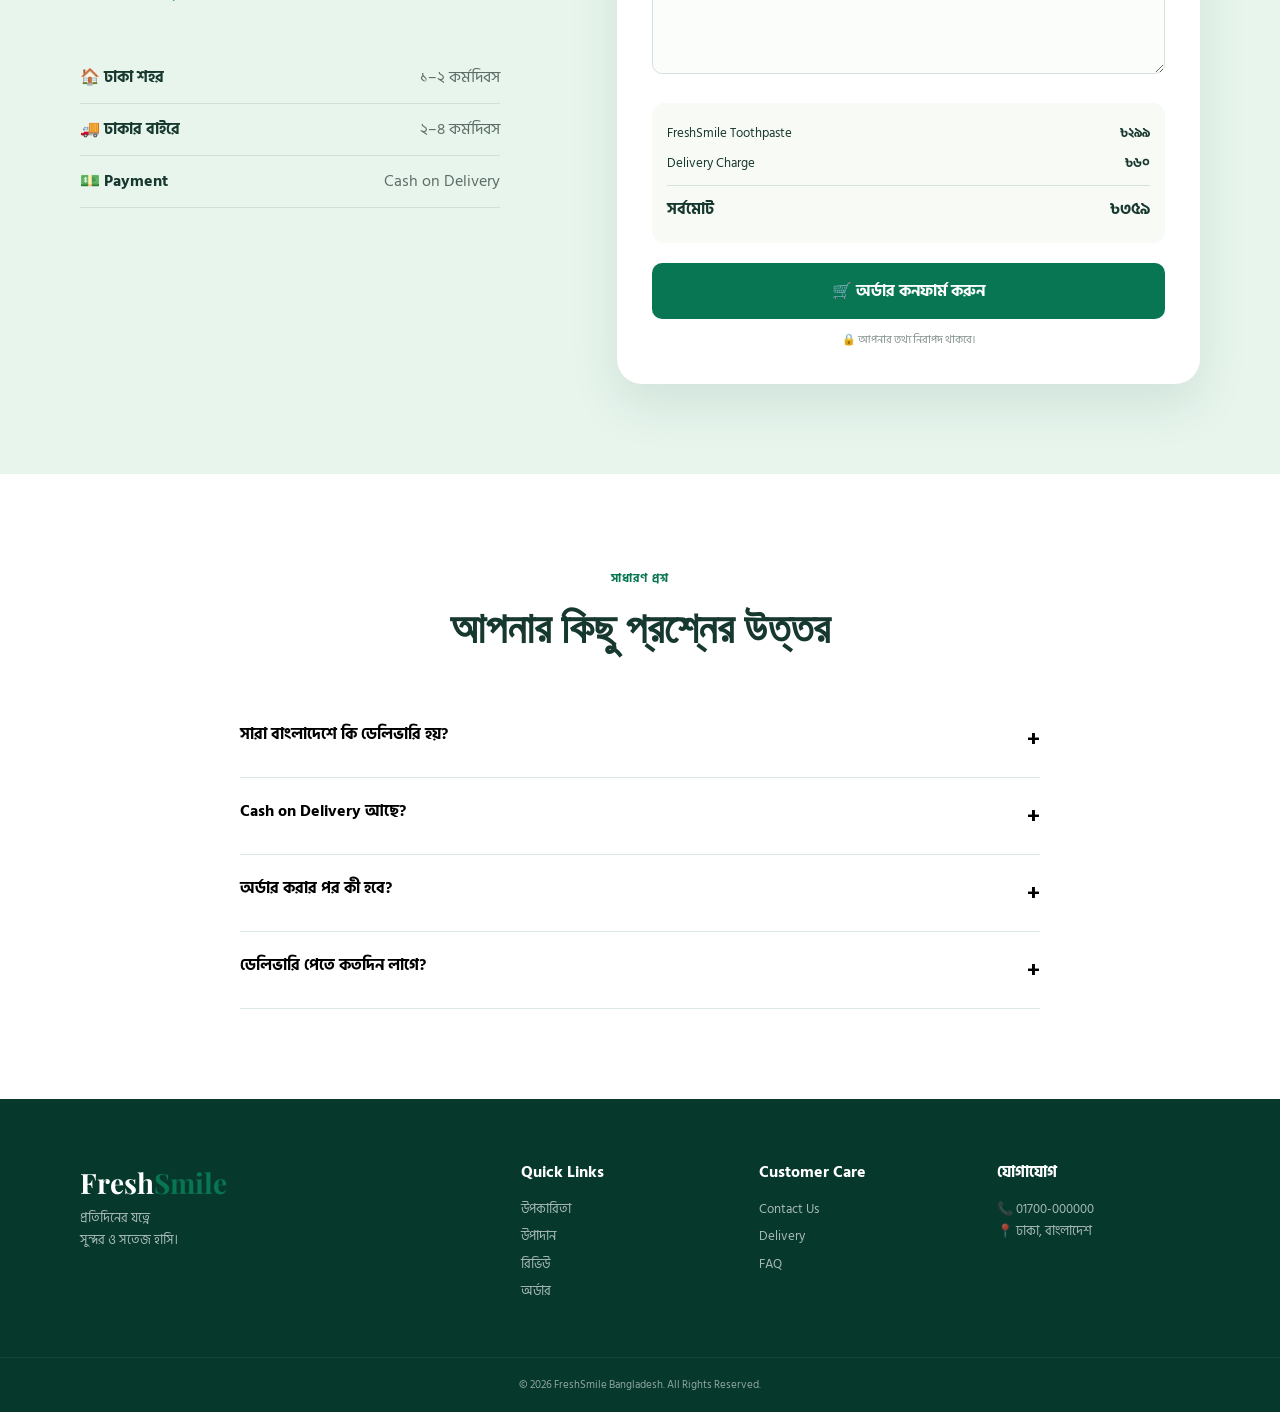
<file: demo/tooth-paste/index.html>
<!DOCTYPE html>
<html lang="bn">
<head>
    <meta charset="UTF-8">
    <meta name="viewport" content="width=device-width, initial-scale=1.0">

    <title>FreshSmile Toothpaste | সতেজ হাসির যত্ন</title>

    <link rel="stylesheet" href="style.css">

    <link rel="preconnect" href="https://fonts.googleapis.com">
    <link rel="preconnect" href="https://fonts.gstatic.com" crossorigin>

    <link href="https://fonts.googleapis.com/css2?family=Hind+Siliguri:wght@400;500;600;700&family=Playfair+Display:wght@600;700&display=swap" rel="stylesheet">
</head>

<body>

<!-- ================= HEADER ================= -->

<header class="header">

    <div class="container nav">

        <a href="#" class="logo">
            Fresh<span>Smile</span>
        </a>

        <nav class="nav-menu" id="navMenu">
            <a href="#benefits">উপকারিতা</a>
            <a href="#ingredients">উপাদান</a>
            <a href="#reviews">রিভিউ</a>
            <a href="#order">অর্ডার</a>
        </nav>

        <a href="#order" class="nav-btn">
            এখনই অর্ডার করুন
        </a>

        <button class="menu-toggle" id="menuToggle">
            ☰
        </button>

    </div>

</header>


<!-- ================= HERO ================= -->

<section class="hero">

    <div class="container hero-grid">

        <div class="hero-content">

            <div class="badge">
                🌿 প্রতিদিনের দাঁতের যত্নে
            </div>

            <h1>
                আপনার হাসির
                <span>বিশেষ যত্ন।</span>
            </h1>

            <p>
                FreshSmile Toothpaste আপনার প্রতিদিনের দাঁতের যত্নকে
                আরও সহজ ও সতেজ করতে তৈরি। পরিষ্কার দাঁত এবং দীর্ঘস্থায়ী
                ফ্রেশ অনুভূতির জন্য প্রতিদিন ব্যবহার করুন।
            </p>

            <div class="hero-price">

                <span class="old-price">৳৩৫০</span>

                <strong>৳২৯৯</strong>

                <small>প্রতি টিউব</small>

            </div>

            <div class="hero-buttons">

                <a href="#order" class="btn btn-primary">
                    🛒 এখনই অর্ডার করুন
                </a>

                <a href="#benefits" class="btn btn-outline">
                    বিস্তারিত দেখুন
                </a>

            </div>

            <div class="trust-row">

                <div>
                    🚚
                    <span>সারা বাংলাদেশে ডেলিভারি</span>
                </div>

                <div>
                    💵
                    <span>Cash on Delivery</span>
                </div>

            </div>

        </div>


        <!-- PRODUCT -->

        <div class="hero-product">

            <div class="product-circle"></div>

            <div class="product-card">

                <div class="offer-tag">
                    SPECIAL OFFER
                </div>

                <div class="toothpaste">

                    <div class="tube">

                        <div class="tube-brand">
                            Fresh
                            <strong>Smile</strong>
                        </div>

                        <div class="tube-subtitle">
                            NATURAL<br>
                            TOOTHPASTE
                        </div>

                        <div class="tube-icon">
                            🌿
                        </div>

                        <div class="tube-bottom">
                            FRESH • CLEAN • CONFIDENT
                        </div>

                    </div>

                    <div class="tube-cap"></div>

                </div>

            </div>

            <div class="floating-card rating">
                ⭐ <strong>4.9/5</strong>
                <small>Customer Rating</small>
            </div>

            <div class="floating-card delivery">
                🚚
                <div>
                    <strong>Cash on Delivery</strong>
                    <small>সারা বাংলাদেশে</small>
                </div>
            </div>

        </div>

    </div>

</section>


<!-- ================= BENEFITS ================= -->

<section class="benefits section" id="benefits">

    <div class="container">

        <div class="section-heading">

            <span>কেন FreshSmile?</span>

            <h2>
                প্রতিদিনের হাসির জন্য
                সম্পূর্ণ যত্ন
            </h2>

            <p>
                আপনার দৈনন্দিন Oral Care Routine-এর জন্য
                সহজ ও কার্যকর সমাধান।
            </p>

        </div>


        <div class="benefit-grid">

            <div class="benefit-card">

                <div class="icon">🦷</div>

                <h3>দাঁত পরিষ্কার রাখে</h3>

                <p>
                    প্রতিদিনের ব্রাশিংয়ের মাধ্যমে দাঁতের
                    উপর জমে থাকা ময়লা পরিষ্কার করতে সাহায্য করে।
                </p>

            </div>


            <div class="benefit-card">

                <div class="icon">✨</div>

                <h3>ফ্রেশ ব্রেথ</h3>

                <p>
                    প্রতিবার ব্রাশ করার পর মুখে দেয়
                    সতেজ ও পরিষ্কার অনুভূতি।
                </p>

            </div>


            <div class="benefit-card">

                <div class="icon">🌿</div>

                <h3>প্রাকৃতিক উপাদান</h3>

                <p>
                    নির্বাচিত উপাদানের সমন্বয়ে তৈরি
                    একটি সতেজ ও আরামদায়ক ফর্মুলা।
                </p>

            </div>


            <div class="benefit-card">

                <div class="icon">💚</div>

                <h3>দৈনিক ব্যবহারের জন্য</h3>

                <p>
                    আপনার প্রতিদিনের Oral Care Routine-এর
                    জন্য সহজেই ব্যবহারযোগ্য।
                </p>

            </div>

        </div>

    </div>

</section>


<!-- ================= INGREDIENTS ================= -->

<section class="ingredients section" id="ingredients">

    <div class="container ingredient-grid">

        <div class="ingredient-image">

            <div class="ingredient-circle">
                🌿
            </div>

            <div class="leaf leaf-one">🍃</div>
            <div class="leaf leaf-two">🌱</div>

        </div>


        <div class="ingredient-content">

            <span class="eyebrow">
                CAREFULLY SELECTED
            </span>

            <h2>
                প্রতিটি ব্রাশে
                <span>সতেজতার অনুভূতি।</span>
            </h2>

            <p>
                FreshSmile এমনভাবে তৈরি করা হয়েছে যাতে
                আপনার প্রতিদিনের দাঁতের যত্ন সহজ এবং
                সতেজ হয়।
            </p>


            <div class="ingredient-list">

                <div>

                    <span>🌿</span>

                    <section>
                        <strong>Fresh Mint</strong>

                        <p>
                            ব্রাশ করার পর দীর্ঘস্থায়ী
                            সতেজ অনুভূতি।
                        </p>
                    </section>

                </div>


                <div>

                    <span>🍃</span>

                    <section>
                        <strong>Herbal Extract</strong>

                        <p>
                            দৈনন্দিন Oral Care-এর জন্য
                            নির্বাচিত হারবাল উপাদান।
                        </p>
                    </section>

                </div>


                <div>

                    <span>💧</span>

                    <section>
                        <strong>Gentle Formula</strong>

                        <p>
                            প্রতিদিনের ব্যবহারের জন্য
                            আরামদায়ক ফর্মুলা।
                        </p>
                    </section>

                </div>

            </div>

        </div>

    </div>

</section>


<!-- ================= STATS ================= -->

<section class="stats">

    <div class="container stats-grid">

        <div>
            <strong>১০,০০০+</strong>
            <span>সন্তুষ্ট কাস্টমার</span>
        </div>

        <div>
            <strong>৪.৯/৫</strong>
            <span>কাস্টমার রেটিং</span>
        </div>

        <div>
            <strong>৯৮%</strong>
            <span>Positive Reviews</span>
        </div>

        <div>
            <strong>COD</strong>
            <span>Cash on Delivery</span>
        </div>

    </div>

</section>


<!-- ================= REVIEWS ================= -->

<section class="reviews section" id="reviews">

    <div class="container">

        <div class="section-heading">

            <span>কাস্টমার রিভিউ</span>

            <h2>
                আমাদের কাস্টমাররা কী বলছেন?
            </h2>

        </div>


        <div class="review-grid">

            <div class="review-card">

                <div class="stars">
                    ★★★★★
                </div>

                <p>
                    "অনেকদিন ধরে ব্যবহার করছি।
                    ব্রাশ করার পর মুখ বেশ ফ্রেশ লাগে।
                    প্যাকেজিংও সুন্দর।"
                </p>

                <div class="review-user">

                    <div class="user-avatar">
                        র
                    </div>

                    <div>
                        <strong>রাকিব হাসান</strong>
                        <small>ঢাকা</small>
                    </div>

                </div>

            </div>


            <div class="review-card featured">

                <div class="stars">
                    ★★★★★
                </div>

                <p>
                    "প্রোডাক্টের কোয়ালিটি ভালো এবং
                    ডেলিভারিও দ্রুত পেয়েছি।
                    পরিবারের সবাই ব্যবহার করছে।"
                </p>

                <div class="review-user">

                    <div class="user-avatar">
                        স
                    </div>

                    <div>
                        <strong>সাবরিনা আক্তার</strong>
                        <small>চট্টগ্রাম</small>
                    </div>

                </div>

            </div>


            <div class="review-card">

                <div class="stars">
                    ★★★★★
                </div>

                <p>
                    "দামও ভালো এবং ব্যবহার করেও
                    ভালো লেগেছে। আবার অর্ডার করব।"
                </p>

                <div class="review-user">

                    <div class="user-avatar">
                        ম
                    </div>

                    <div>
                        <strong>মোঃ মেহেদী</strong>
                        <small>সিলেট</small>
                    </div>

                </div>

            </div>

        </div>

    </div>

</section>


<!-- ================= ORDER SECTION ================= -->

<section class="order-section" id="order">

    <div class="container order-grid">

        <div class="order-info">

            <span class="eyebrow">
                SPECIAL OFFER
            </span>

            <h2>
                আজই অর্ডার করুন
            </h2>

            <p>
                আপনার ঘরে পৌঁছে যাবে FreshSmile Toothpaste।
                অর্ডার করতে নিচের ফর্মটি পূরণ করুন।
            </p>


            <div class="order-price">

                <span class="old-price">
                    ৳৩৫০
                </span>

                <strong>
                    ৳২৯৯
                </strong>

                <span>
                    / টিউব
                </span>

            </div>


            <div class="delivery-info">

                <div>
                    <strong>🏠 ঢাকা শহর</strong>
                    <span>১–২ কর্মদিবস</span>
                </div>

                <div>
                    <strong>🚚 ঢাকার বাইরে</strong>
                    <span>২–৪ কর্মদিবস</span>
                </div>

                <div>
                    <strong>💵 Payment</strong>
                    <span>Cash on Delivery</span>
                </div>

            </div>

        </div>


        <!-- ORDER FORM -->

        <div class="order-form-card">

            <h3>
                অর্ডার করতে তথ্য দিন
            </h3>

            <p class="form-subtitle">
                আমাদের প্রতিনিধি ফোন করে অর্ডারটি
                কনফার্ম করবেন।
            </p>


            <form id="orderForm">

                <div class="form-group">

                    <label for="name">
                        পূর্ণ নাম *
                    </label>

                    <input
                        type="text"
                        id="name"
                        name="name"
                        placeholder="আপনার পূর্ণ নাম লিখুন"
                        required
                    >

                </div>


                <div class="form-group">

                    <label for="phone">
                        মোবাইল নম্বর *
                    </label>

                    <input
                        type="tel"
                        id="phone"
                        name="phone"
                        placeholder="01XXXXXXXXX"
                        maxlength="11"
                        required
                    >

                    <small class="input-help">
                        উদাহরণ: 01712345678
                    </small>

                </div>


                <div class="form-group">

                    <label for="address">
                        সম্পূর্ণ ঠিকানা *
                    </label>

                    <textarea
                        id="address"
                        name="address"
                        rows="4"
                        placeholder="বাড়ি/রোড, এলাকা, থানা, জেলা"
                        required
                    ></textarea>

                </div>


                <div class="order-summary">

                    <div>
                        <span>FreshSmile Toothpaste</span>
                        <strong>৳২৯৯</strong>
                    </div>

                    <div>
                        <span>Delivery Charge</span>
                        <strong id="deliveryCharge">
                            ৳৬০
                        </strong>
                    </div>

                    <div class="total">
                        <span>সর্বমোট</span>
                        <strong id="totalPrice">
                            ৳৩৫৯
                        </strong>
                    </div>

                </div>


                <button
                    type="submit"
                    class="submit-btn"
                >
                    🛒 অর্ডার কনফার্ম করুন
                </button>


                <div class="secure-note">
                    🔒 আপনার তথ্য নিরাপদ থাকবে।
                </div>

            </form>


            <!-- SUCCESS MESSAGE -->

            <div
                class="success-message"
                id="successMessage"
            >

                <div class="success-icon">
                    ✓
                </div>

                <h3>
                    ধন্যবাদ! 🎉
                </h3>

                <p>
                    আপনার অর্ডারটি সফলভাবে গ্রহণ করা হয়েছে।
                    আমাদের প্রতিনিধি খুব শীঘ্রই আপনার সাথে
                    ফোনে যোগাযোগ করবেন।
                </p>

                <button
                    id="newOrder"
                    class="btn btn-outline"
                >
                    নতুন অর্ডার
                </button>

            </div>

        </div>

    </div>

</section>


<!-- ================= FAQ ================= -->

<section class="faq section" id="faq">

    <div class="container">

        <div class="section-heading">

            <span>সাধারণ প্রশ্ন</span>

            <h2>
                আপনার কিছু প্রশ্নের উত্তর
            </h2>

        </div>


        <div class="faq-container">

            <div class="faq-item">

                <button class="faq-question">
                    সারা বাংলাদেশে কি ডেলিভারি হয়?
                    <span>+</span>
                </button>

                <div class="faq-answer">

                    <p>
                        হ্যাঁ, আমরা ঢাকা এবং ঢাকার বাইরে
                        সারা বাংলাদেশে ডেলিভারি প্রদান করি।
                    </p>

                </div>

            </div>


            <div class="faq-item">

                <button class="faq-question">
                    Cash on Delivery আছে?
                    <span>+</span>
                </button>

                <div class="faq-answer">

                    <p>
                        হ্যাঁ। বর্তমানে Cash on Delivery
                        সুবিধায় অর্ডার করতে পারবেন।
                    </p>

                </div>

            </div>


            <div class="faq-item">

                <button class="faq-question">
                    অর্ডার করার পর কী হবে?
                    <span>+</span>
                </button>

                <div class="faq-answer">

                    <p>
                        অর্ডার সাবমিট করার পর আমাদের প্রতিনিধি
                        আপনার মোবাইল নম্বরে ফোন করে অর্ডারটি
                        কনফার্ম করবেন।
                    </p>

                </div>

            </div>


            <div class="faq-item">

                <button class="faq-question">
                    ডেলিভারি পেতে কতদিন লাগে?
                    <span>+</span>
                </button>

                <div class="faq-answer">

                    <p>
                        সাধারণত ঢাকায় ১–২ কর্মদিবস এবং
                        ঢাকার বাইরে ২–৪ কর্মদিবস সময় লাগে।
                    </p>

                </div>

            </div>

        </div>

    </div>

</section>


<!-- ================= FOOTER ================= -->

<footer class="footer">

    <div class="container footer-grid">

        <div>

            <a href="#" class="logo">
                Fresh<span>Smile</span>
            </a>

            <p>
                প্রতিদিনের যত্নে<br>
                সুন্দর ও সতেজ হাসি।
            </p>

        </div>


        <div>

            <h4>Quick Links</h4>

            <a href="#benefits">
                উপকারিতা
            </a>

            <a href="#ingredients">
                উপাদান
            </a>

            <a href="#reviews">
                রিভিউ
            </a>

            <a href="#order">
                অর্ডার
            </a>

        </div>


        <div>

            <h4>Customer Care</h4>

            <a href="#">
                Contact Us
            </a>

            <a href="#">
                Delivery
            </a>

            <a href="#faq">
                FAQ
            </a>

        </div>


        <div>

            <h4>যোগাযোগ</h4>

            <p>
                📞 01700-000000
            </p>

            <p>
                📍 ঢাকা, বাংলাদেশ
            </p>

        </div>

    </div>


    <div class="copyright">

        © 2026 FreshSmile Bangladesh.
        All Rights Reserved.

    </div>

</footer>


<script src="script.js"></script>

</body>
</html>
</file>
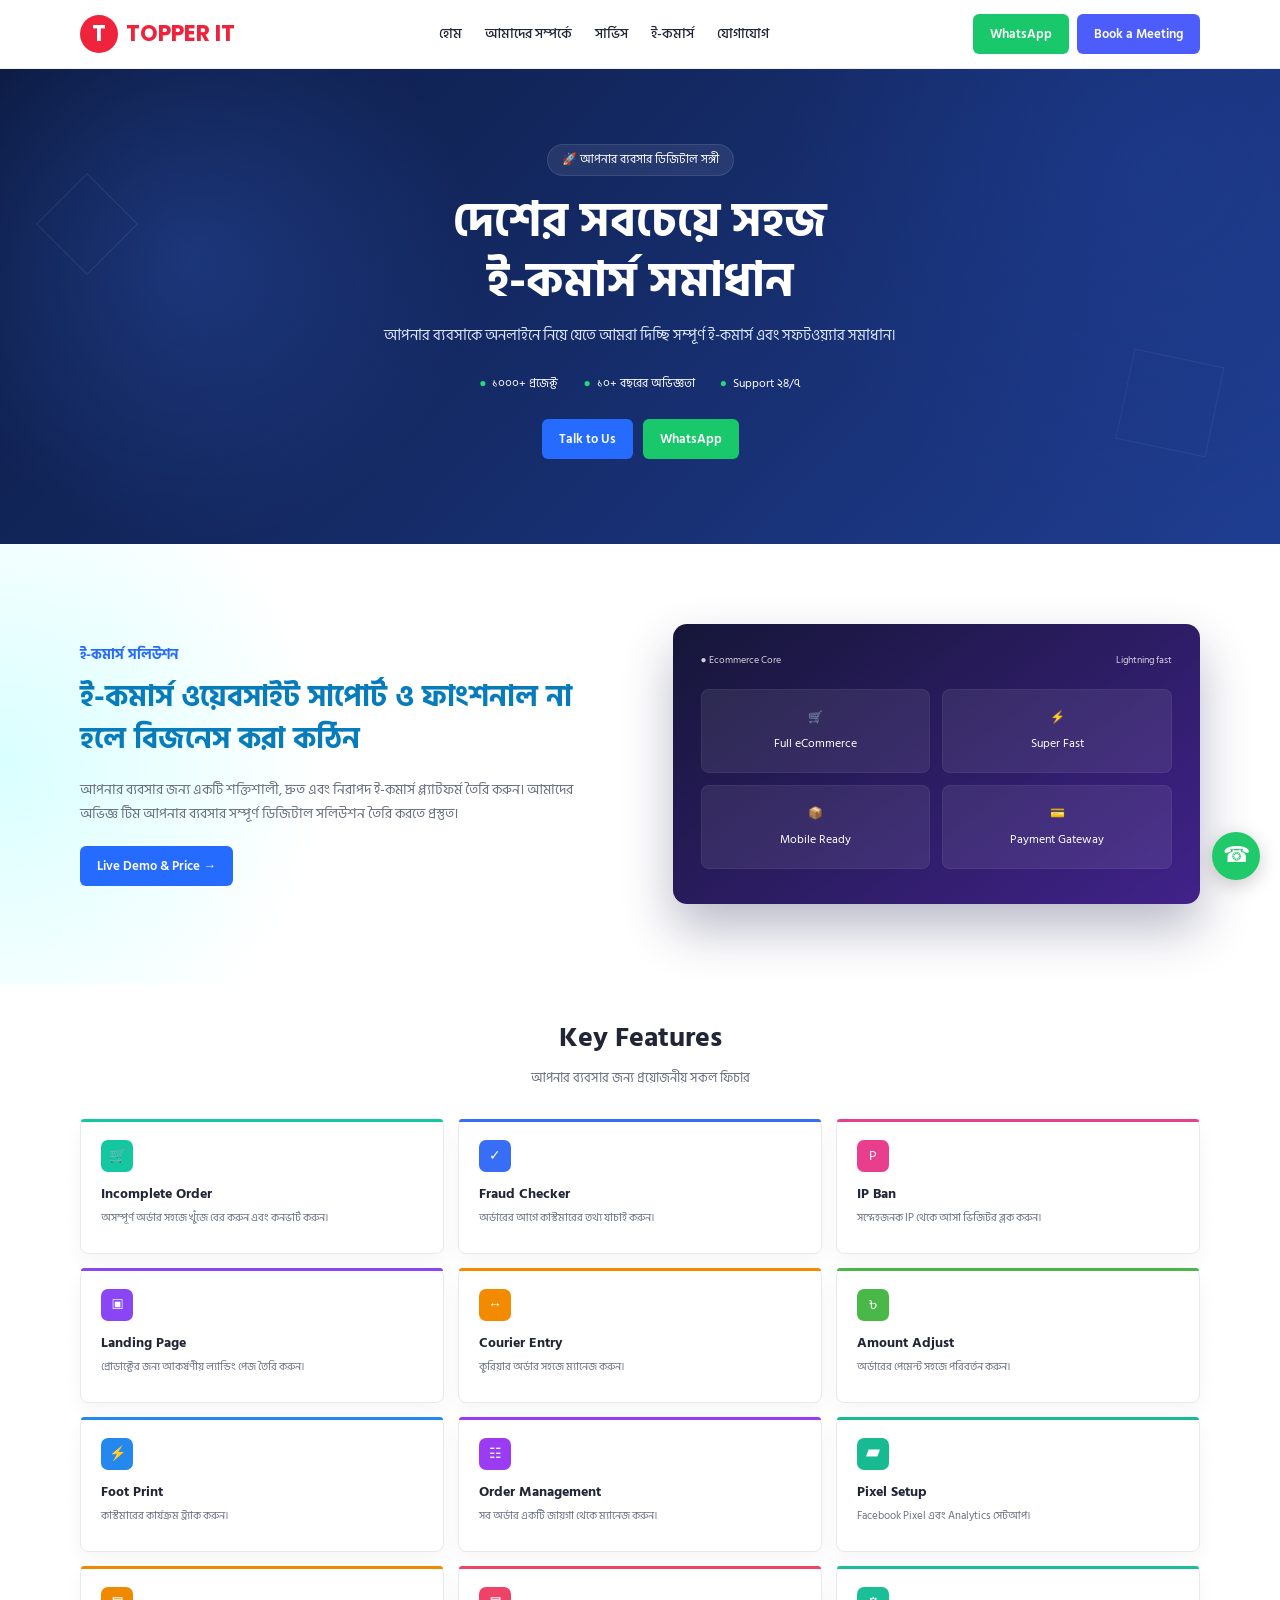
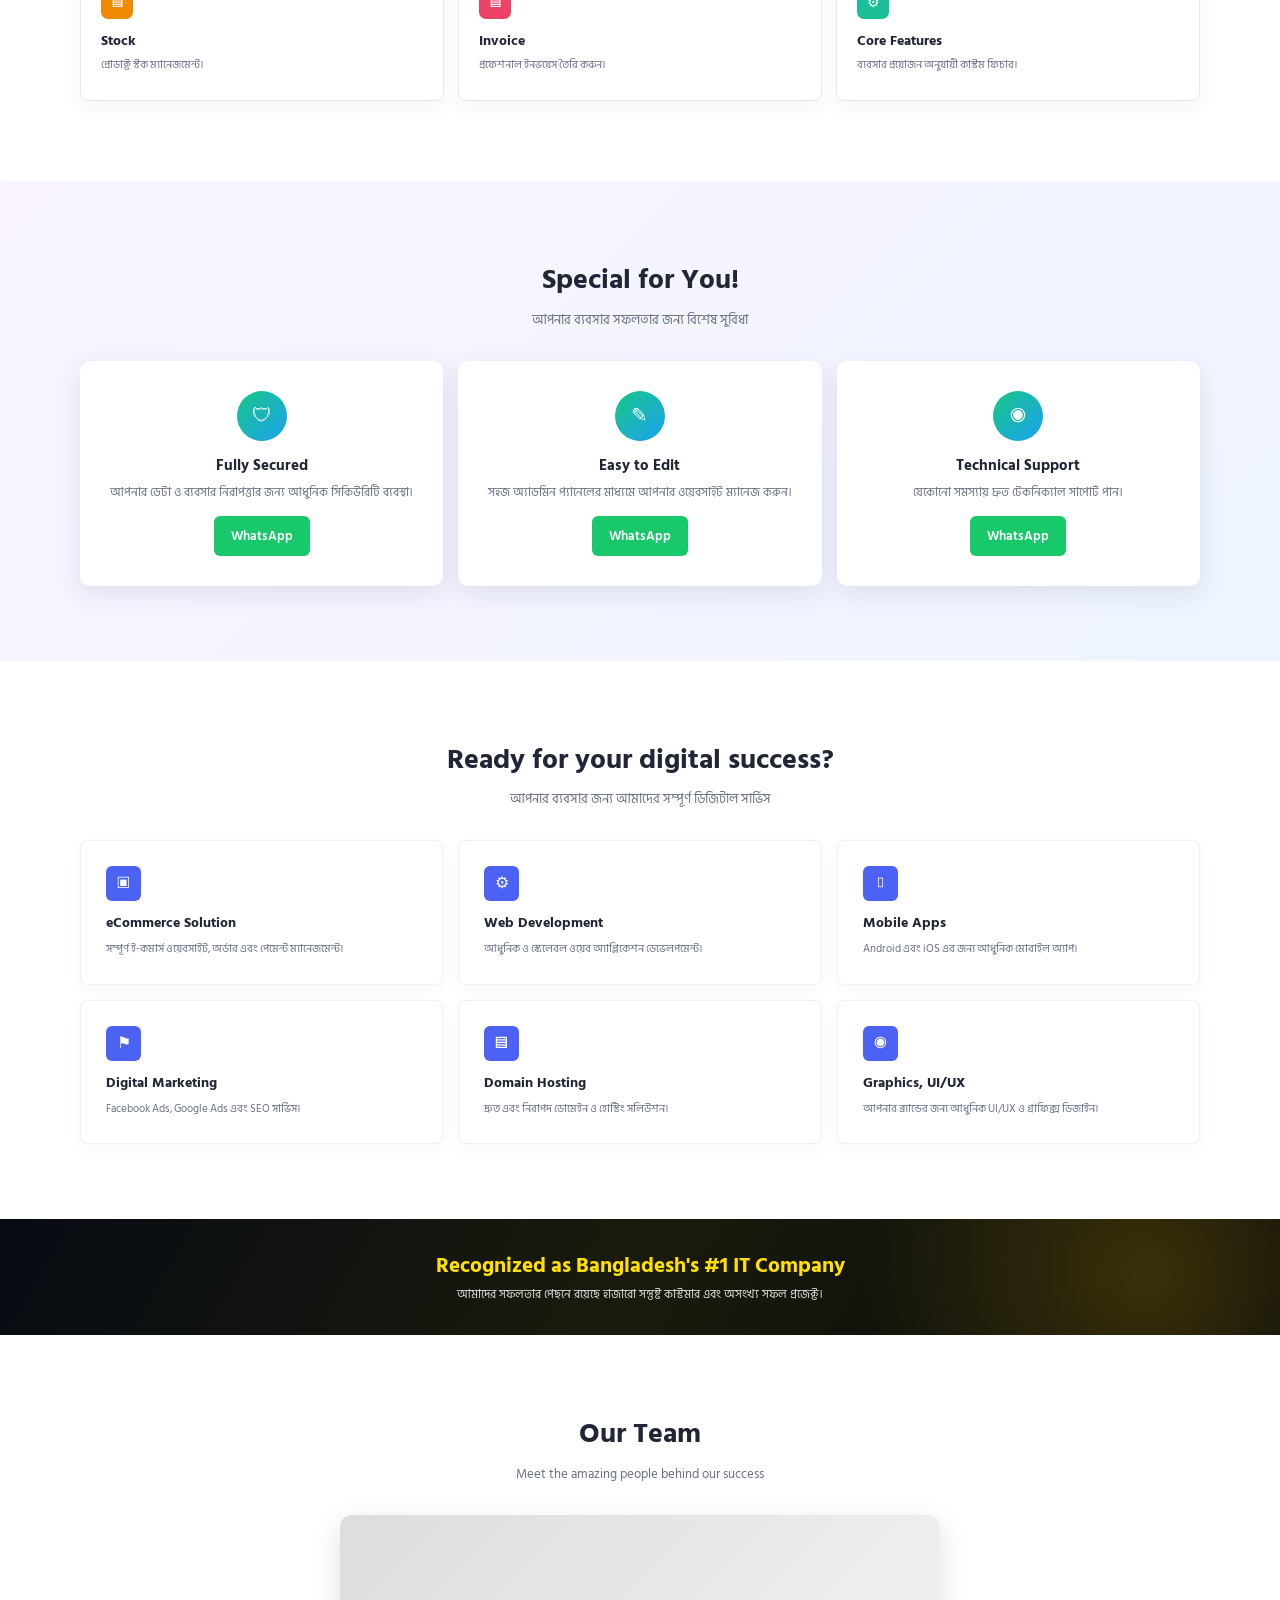
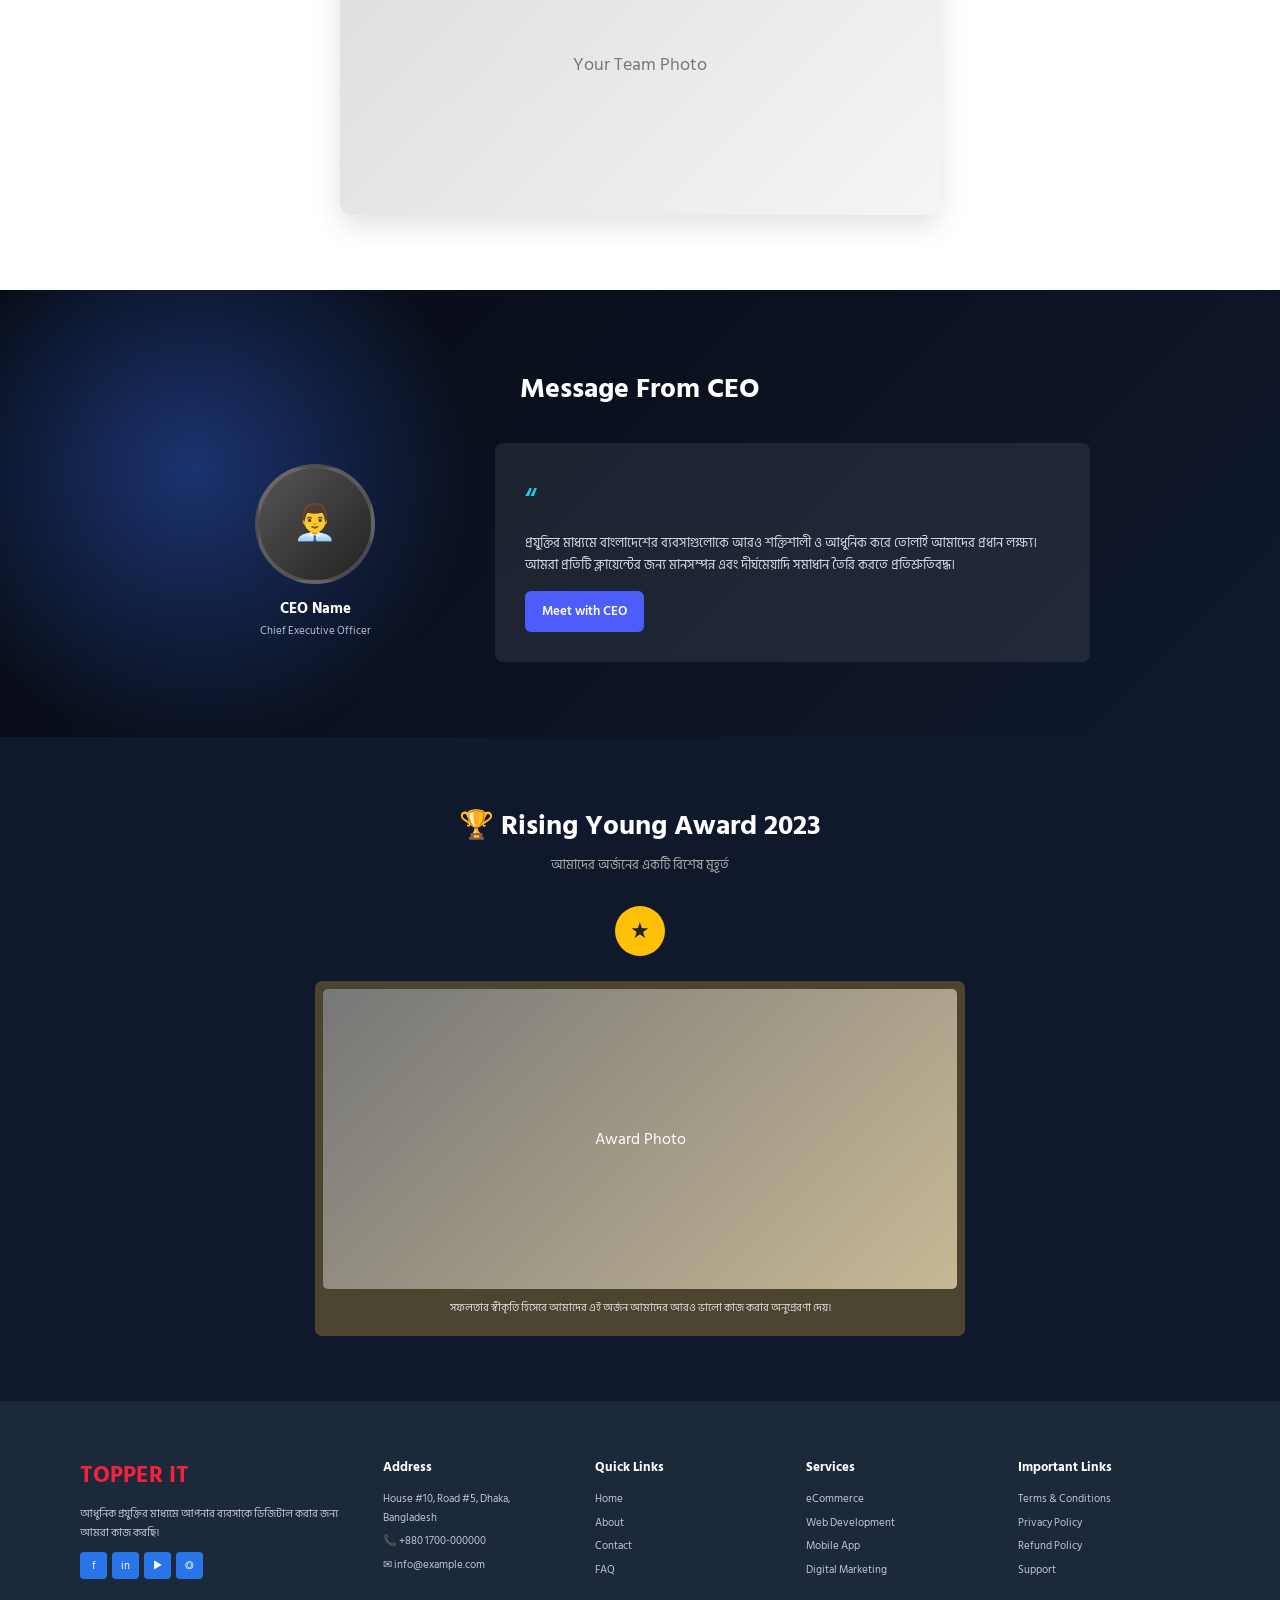
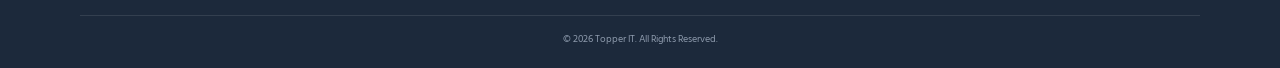
<file: index2.html>
<!DOCTYPE html>
<html lang="bn">
<head>
    <meta charset="UTF-8">
    <meta name="viewport" content="width=device-width, initial-scale=1.0">

    <title>Topper IT - eCommerce & Software Solutions</title>

    <link rel="preconnect" href="https://fonts.googleapis.com">
    <link rel="preconnect" href="https://fonts.gstatic.com" crossorigin>
    <link href="https://fonts.googleapis.com/css2?family=Hind+Siliguri:wght@400;500;600;700&family=Poppins:wght@400;500;600;700&display=swap" rel="stylesheet">

    <style>
        * {
            margin: 0;
            padding: 0;
            box-sizing: border-box;
        }

        :root {
            --primary: #172c69;
            --primary-dark: #08142e;
            --blue: #246bfe;
            --green: #16c784;
            --text: #202636;
            --muted: #687083;
            --light: #f7f9ff;
            --border: #e6e9f0;
            --white: #fff;
        }

        body {
            font-family: "Hind Siliguri", "Poppins", sans-serif;
            color: var(--text);
            background: #fff;
            line-height: 1.7;
        }

        a {
            text-decoration: none;
            color: inherit;
        }

        img {
            max-width: 100%;
            display: block;
        }

        .container {
            width: min(1120px, calc(100% - 40px));
            margin: auto;
        }

        /* =========================
           HEADER
        ========================= */

        header {
            background: #fff;
            border-bottom: 1px solid #eee;
            position: sticky;
            top: 0;
            z-index: 1000;
        }

        .navbar {
            min-height: 68px;
            display: flex;
            align-items: center;
            justify-content: space-between;
            gap: 25px;
        }

        .logo {
            display: flex;
            align-items: center;
            gap: 8px;
            font-family: Poppins, sans-serif;
            font-weight: 700;
            color: #ef233c;
            font-size: 22px;
        }

        .logo-icon {
            width: 38px;
            height: 38px;
            background: #ef233c;
            color: white;
            border-radius: 50%;
            display: grid;
            place-items: center;
            font-weight: 700;
        }

        .nav-menu {
            display: flex;
            align-items: center;
            gap: 23px;
            font-size: 14px;
            font-weight: 500;
        }

        .nav-menu a {
            transition: .25s;
        }

        .nav-menu a:hover {
            color: var(--blue);
        }

        .nav-buttons {
            display: flex;
            gap: 8px;
        }

        .btn {
            display: inline-flex;
            align-items: center;
            justify-content: center;
            padding: 9px 17px;
            border-radius: 6px;
            border: 0;
            cursor: pointer;
            font-family: inherit;
            font-weight: 600;
            font-size: 13px;
        }

        .btn-green {
            background: #19c86a;
            color: #fff;
        }

        .btn-blue {
            background: #4d5dfb;
            color: #fff;
        }

        .btn-primary {
            background: var(--blue);
            color: #fff;
        }

        .btn:hover {
            transform: translateY(-2px);
            opacity: .92;
        }

        /* =========================
           HERO
        ========================= */

        .hero {
            position: relative;
            overflow: hidden;
            background:
                radial-gradient(circle at 15% 40%, rgba(49, 91, 194, .35), transparent 25%),
                radial-gradient(circle at 90% 20%, rgba(31, 64, 155, .4), transparent 30%),
                linear-gradient(135deg, #0c1b42, #1f3d91);
            color: #fff;
            text-align: center;
            padding: 75px 20px 85px;
        }

        .hero::before {
            content: "";
            position: absolute;
            width: 70px;
            height: 70px;
            border: 1px solid rgba(255,255,255,.08);
            transform: rotate(45deg);
            left: 4%;
            top: 25%;
        }

        .hero::after {
            content: "";
            position: absolute;
            width: 90px;
            height: 90px;
            border: 1px solid rgba(255,255,255,.06);
            transform: rotate(12deg);
            right: 5%;
            bottom: 20%;
        }

        .hero-content {
            position: relative;
            z-index: 2;
            max-width: 780px;
            margin: auto;
        }

        .hero-badge {
            display: inline-block;
            background: rgba(255,255,255,.08);
            border: 1px solid rgba(255,255,255,.1);
            padding: 5px 14px;
            border-radius: 30px;
            font-size: 12px;
            margin-bottom: 15px;
        }

        .hero h1 {
            font-size: clamp(30px, 5vw, 48px);
            line-height: 1.25;
            margin-bottom: 12px;
        }

        .hero h1 span {
            color: #fff;
        }

        .hero p {
            max-width: 650px;
            margin: auto;
            color: #dbe4ff;
            font-size: 15px;
        }

        .hero-stats {
            display: flex;
            justify-content: center;
            flex-wrap: wrap;
            gap: 25px;
            margin: 25px 0;
            font-size: 12px;
        }

        .hero-stats span::before {
            content: "●";
            color: #20dc7a;
            margin-right: 6px;
        }

        .hero-actions {
            display: flex;
            justify-content: center;
            gap: 10px;
            margin-top: 20px;
        }

        /* =========================
           INTRO
        ========================= */

        .intro {
            padding: 80px 0;
            background:
                radial-gradient(circle at 0% 50%, #d9ffff, transparent 25%),
                #fff;
        }

        .intro-grid {
            display: grid;
            grid-template-columns: 1fr 1fr;
            align-items: center;
            gap: 65px;
        }

        .section-tag {
            color: var(--blue);
            font-weight: 700;
            font-size: 14px;
            margin-bottom: 10px;
        }

        .intro h2 {
            font-size: 30px;
            line-height: 1.4;
            margin-bottom: 18px;
            color: #087cba;
        }

        .intro p {
            color: var(--muted);
            font-size: 14px;
            margin-bottom: 20px;
        }

        .dashboard {
            min-height: 280px;
            background:
                linear-gradient(145deg, #151638, #41228a);
            border-radius: 14px;
            padding: 28px;
            box-shadow: 0 25px 50px rgba(25, 31, 75, .3);
            color: #fff;
        }

        .dashboard-top {
            display: flex;
            justify-content: space-between;
            font-size: 10px;
            margin-bottom: 20px;
            opacity: .8;
        }

        .dashboard-grid {
            display: grid;
            grid-template-columns: repeat(2, 1fr);
            gap: 12px;
        }

        .dashboard-box {
            background: rgba(255,255,255,.08);
            border: 1px solid rgba(255,255,255,.05);
            padding: 18px 10px;
            border-radius: 8px;
            text-align: center;
            font-size: 12px;
        }

        .dashboard-box strong {
            display: block;
            margin-bottom: 5px;
            color: #fff;
        }

        /* =========================
           FEATURES
        ========================= */

        .features-section {
            padding: 30px 0 80px;
            background:
                linear-gradient(rgba(255,255,255,.9), rgba(255,255,255,.9)),
                repeating-linear-gradient(
                    0deg,
                    transparent,
                    transparent 39px,
                    #e9eef5 40px
                );
        }

        .section-heading {
            text-align: center;
            margin-bottom: 30px;
        }

        .section-heading h2 {
            font-size: 28px;
            margin-bottom: 5px;
        }

        .section-heading p {
            color: var(--muted);
            font-size: 13px;
        }

        .feature-grid {
            display: grid;
            grid-template-columns: repeat(3, 1fr);
            gap: 14px;
        }

        .feature-card {
            position: relative;
            background: #fff;
            border: 1px solid var(--border);
            border-radius: 8px;
            padding: 20px;
            min-height: 135px;
            box-shadow: 0 8px 20px rgba(0,0,0,.04);
            transition: .3s;
        }

        .feature-card::before {
            content: "";
            position: absolute;
            top: -1px;
            left: 0;
            right: 0;
            height: 3px;
            background: var(--card-color, #246bfe);
            border-radius: 8px 8px 0 0;
        }

        .feature-card:hover {
            transform: translateY(-5px);
            box-shadow: 0 15px 30px rgba(0,0,0,.08);
        }

        .feature-icon {
            width: 32px;
            height: 32px;
            border-radius: 7px;
            display: grid;
            place-items: center;
            background: var(--card-color, #246bfe);
            color: white;
            margin-bottom: 10px;
            font-size: 14px;
        }

        .feature-card h3 {
            font-size: 14px;
            margin-bottom: 3px;
        }

        .feature-card p {
            font-size: 11px;
            color: var(--muted);
        }

        /* =========================
           SPECIAL
        ========================= */

        .special {
            padding: 75px 0;
            background: linear-gradient(135deg, #f9f4ff, #eef5ff);
        }

        .special-grid {
            display: grid;
            grid-template-columns: repeat(3, 1fr);
            gap: 15px;
        }

        .special-card {
            background: #fff;
            border-radius: 10px;
            text-align: center;
            padding: 30px 20px;
            box-shadow: 0 8px 25px rgba(30,40,70,.1);
        }

        .special-icon {
            width: 50px;
            height: 50px;
            margin: auto auto 12px;
            border-radius: 50%;
            display: grid;
            place-items: center;
            color: #fff;
            background: linear-gradient(135deg,#16c784,#1da1f2);
            font-size: 20px;
        }

        .special-card h3 {
            font-size: 15px;
            margin-bottom: 5px;
        }

        .special-card p {
            font-size: 12px;
            color: var(--muted);
            margin-bottom: 12px;
        }

        /* =========================
           SERVICES
        ========================= */

        .services {
            padding: 75px 0;
        }

        .service-grid {
            display: grid;
            grid-template-columns: repeat(3, 1fr);
            gap: 15px;
        }

        .service-card {
            padding: 25px;
            background: #fff;
            border: 1px solid #edf0f5;
            border-radius: 8px;
            box-shadow: 0 5px 18px rgba(0,0,0,.03);
        }

        .service-icon {
            width: 35px;
            height: 35px;
            border-radius: 6px;
            display: grid;
            place-items: center;
            background: #4c62f5;
            color: #fff;
            margin-bottom: 10px;
        }

        .service-card h3 {
            font-size: 14px;
            margin-bottom: 5px;
        }

        .service-card p {
            font-size: 11px;
            color: var(--muted);
        }

        /* =========================
           BANNER
        ========================= */

        .company-banner {
            background:
                radial-gradient(circle at 90% 50%, rgba(245,194,0,.2), transparent 25%),
                linear-gradient(120deg,#070b13,#1a1b0d,#05070b);
            color: #fff;
            text-align: center;
            padding: 30px 20px;
        }

        .company-banner h2 {
            color: #ffe000;
            font-size: 21px;
        }

        .company-banner p {
            font-size: 12px;
            color: #ddd;
        }

        /* =========================
           TEAM
        ========================= */

        .team {
            padding: 75px 0;
            text-align: center;
        }

        .team-image {
            max-width: 600px;
            margin: 25px auto 0;
            border-radius: 12px;
            overflow: hidden;
            box-shadow: 0 10px 30px rgba(0,0,0,.12);
        }

        .team-placeholder {
            height: 300px;
            display: grid;
            place-items: center;
            background: linear-gradient(135deg,#ddd,#f5f5f5);
            color: #777;
            font-size: 18px;
        }

        /* =========================
           CEO
        ========================= */

        .ceo {
            background:
                radial-gradient(circle at 15% 40%, #1b346f, transparent 25%),
                linear-gradient(135deg,#060a12,#10192e);
            color: #fff;
            padding: 75px 0;
        }

        .ceo-grid {
            display: grid;
            grid-template-columns: 250px 1fr;
            gap: 55px;
            align-items: center;
            max-width: 900px;
            margin: auto;
        }

        .ceo-profile {
            text-align: center;
        }

        .ceo-photo {
            width: 120px;
            height: 120px;
            border-radius: 50%;
            margin: auto auto 12px;
            background: linear-gradient(135deg,#555,#222);
            display: grid;
            place-items: center;
            font-size: 35px;
            border: 4px solid rgba(255,255,255,.15);
        }

        .ceo-profile h3 {
            font-size: 15px;
        }

        .ceo-profile p {
            font-size: 11px;
            color: #b9c2d8;
        }

        .ceo-message {
            background: rgba(255,255,255,.08);
            padding: 30px;
            border-radius: 8px;
        }

        .quote {
            font-size: 35px;
            color: #20d5ed;
        }

        .ceo-message p {
            color: #d5d9e4;
            font-size: 13px;
            margin-bottom: 15px;
        }

        /* =========================
           AWARD
        ========================= */

        .award {
            padding: 65px 0;
            background: #10182c;
            color: #fff;
            text-align: center;
        }

        .award-badge {
            width: 50px;
            height: 50px;
            margin: 15px auto;
            border-radius: 50%;
            background: #ffc107;
            color: #222;
            display: grid;
            place-items: center;
            font-size: 22px;
        }

        .award-box {
            max-width: 650px;
            margin: 25px auto 0;
            background: #4b4530;
            padding: 8px;
            border-radius: 7px;
        }

        .award-image-placeholder {
            height: 300px;
            background: linear-gradient(135deg,#777,#c6b994);
            display: grid;
            place-items: center;
            color: #fff;
            border-radius: 5px;
        }

        .award-box p {
            font-size: 11px;
            color: #ddd;
            padding: 10px;
        }

        /* =========================
           FOOTER
        ========================= */

        footer {
            background: #1c293b;
            color: #fff;
            padding: 55px 0 20px;
        }

        .footer-grid {
            display: grid;
            grid-template-columns: 1.5fr 1fr 1fr 1fr 1fr;
            gap: 30px;
        }

        .footer-logo {
            color: #ef233c;
            font-size: 23px;
            font-weight: 700;
            margin-bottom: 10px;
        }

        .footer-column h4 {
            font-size: 13px;
            margin-bottom: 12px;
        }

        .footer-column p,
        .footer-column a {
            display: block;
            color: #bfc7d5;
            font-size: 11px;
            margin-bottom: 5px;
        }

        .footer-column a:hover {
            color: #fff;
        }

        .social {
            display: flex;
            gap: 5px;
            margin-top: 10px;
        }

        .social a {
            width: 27px;
            height: 27px;
            display: grid;
            place-items: center;
            background: #2775e8;
            color: #fff;
            border-radius: 4px;
        }

        .footer-bottom {
            border-top: 1px solid rgba(255,255,255,.1);
            margin-top: 30px;
            padding-top: 15px;
            text-align: center;
            color: #8e9bad;
            font-size: 10px;
        }

        /* =========================
           WHATSAPP
        ========================= */

        .whatsapp {
            position: fixed;
            right: 20px;
            bottom: 20px;
            width: 48px;
            height: 48px;
            border-radius: 50%;
            background: #20c969;
            color: #fff;
            display: grid;
            place-items: center;
            font-size: 22px;
            box-shadow: 0 5px 20px rgba(0,0,0,.2);
            z-index: 999;
        }

        /* =========================
           RESPONSIVE
        ========================= */

        @media (max-width: 900px) {

            .nav-menu {
                display: none;
            }

            .intro-grid {
                grid-template-columns: 1fr;
            }

            .feature-grid,
            .service-grid,
            .special-grid {
                grid-template-columns: repeat(2, 1fr);
            }

            .footer-grid {
                grid-template-columns: repeat(3, 1fr);
            }

            .ceo-grid {
                grid-template-columns: 1fr;
                text-align: center;
            }
        }

        @media (max-width: 600px) {

            .container {
                width: min(100% - 25px, 1120px);
            }

            .nav-buttons .btn:first-child {
                display: none;
            }

            .hero {
                padding: 55px 15px;
            }

            .hero h1 {
                font-size: 30px;
            }

            .hero-actions {
                flex-direction: column;
                align-items: center;
            }

            .hero-actions .btn {
                width: 180px;
            }

            .feature-grid,
            .service-grid,
            .special-grid {
                grid-template-columns: 1fr;
            }

            .footer-grid {
                grid-template-columns: 1fr 1fr;
            }

            .intro {
                padding: 55px 0;
            }

            .intro h2 {
                font-size: 25px;
            }

            .dashboard {
                min-height: 250px;
            }

            .team-image {
                margin-left: 10px;
                margin-right: 10px;
            }
        }
    </style>
</head>

<body>

<!-- ================= HEADER ================= -->

<header>
    <div class="container navbar">

        <a href="#" class="logo">
            <span class="logo-icon">T</span>
            TOPPER IT
        </a>

        <nav class="nav-menu">
            <a href="#">হোম</a>
            <a href="#">আমাদের সম্পর্কে</a>
            <a href="#">সার্ভিস</a>
            <a href="#">ই-কমার্স</a>
            <a href="#">যোগাযোগ</a>
        </nav>

        <div class="nav-buttons">
            <a href="#" class="btn btn-green">WhatsApp</a>
            <a href="#" class="btn btn-blue">Book a Meeting</a>
        </div>

    </div>
</header>


<!-- ================= HERO ================= -->

<section class="hero">

    <div class="hero-content">

        <div class="hero-badge">
            🚀 আপনার ব্যবসার ডিজিটাল সঙ্গী
        </div>

        <h1>
            দেশের সবচেয়ে সহজ <br>
            <span>ই-কমার্স সমাধান</span>
        </h1>

        <p>
            আপনার ব্যবসাকে অনলাইনে নিয়ে যেতে আমরা দিচ্ছি
            সম্পূর্ণ ই-কমার্স এবং সফটওয়্যার সমাধান।
        </p>

        <div class="hero-stats">
            <span>১০০০+ প্রজেক্ট</span>
            <span>১০+ বছরের অভিজ্ঞতা</span>
            <span>Support ২৪/৭</span>
        </div>

        <div class="hero-actions">
            <a href="#" class="btn btn-primary">Talk to Us</a>
            <a href="#" class="btn btn-green">WhatsApp</a>
        </div>

    </div>

</section>


<!-- ================= INTRO ================= -->

<section class="intro">

    <div class="container intro-grid">

        <div>
            <div class="section-tag">ই-কমার্স সলিউশন</div>

            <h2>
                ই-কমার্স ওয়েবসাইট সাপোর্ট ও
                ফাংশনাল না হলে বিজনেস করা
                কঠিন
            </h2>

            <p>
                আপনার ব্যবসার জন্য একটি শক্তিশালী, দ্রুত এবং
                নিরাপদ ই-কমার্স প্ল্যাটফর্ম তৈরি করুন।
                আমাদের অভিজ্ঞ টিম আপনার ব্যবসার সম্পূর্ণ
                ডিজিটাল সলিউশন তৈরি করতে প্রস্তুত।
            </p>

            <a href="#" class="btn btn-primary">
                Live Demo & Price →
            </a>
        </div>

        <div class="dashboard">

            <div class="dashboard-top">
                <span>● Ecommerce Core</span>
                <span>Lightning fast</span>
            </div>

            <div class="dashboard-grid">

                <div class="dashboard-box">
                    <strong>🛒</strong>
                    Full eCommerce
                </div>

                <div class="dashboard-box">
                    <strong>⚡</strong>
                    Super Fast
                </div>

                <div class="dashboard-box">
                    <strong>📦</strong>
                    Mobile Ready
                </div>

                <div class="dashboard-box">
                    <strong>💳</strong>
                    Payment Gateway
                </div>

            </div>

        </div>

    </div>

</section>


<!-- ================= FEATURES ================= -->

<section class="features-section">

    <div class="container">

        <div class="section-heading">
            <h2>Key Features</h2>
            <p>আপনার ব্যবসার জন্য প্রয়োজনীয় সকল ফিচার</p>
        </div>

        <div class="feature-grid">

            <div class="feature-card" style="--card-color:#13c8a0">
                <div class="feature-icon">🛒</div>
                <h3>Incomplete Order</h3>
                <p>অসম্পূর্ণ অর্ডার সহজে খুঁজে বের করুন এবং কনভার্ট করুন।</p>
            </div>

            <div class="feature-card" style="--card-color:#386df5">
                <div class="feature-icon">✓</div>
                <h3>Fraud Checker</h3>
                <p>অর্ডারের আগে কাস্টমারের তথ্য যাচাই করুন।</p>
            </div>

            <div class="feature-card" style="--card-color:#e83e8c">
                <div class="feature-icon">P</div>
                <h3>IP Ban</h3>
                <p>সন্দেহজনক IP থেকে আসা ভিজিটর ব্লক করুন।</p>
            </div>

            <div class="feature-card" style="--card-color:#8a45f5">
                <div class="feature-icon">▣</div>
                <h3>Landing Page</h3>
                <p>প্রোডাক্টের জন্য আকর্ষণীয় ল্যান্ডিং পেজ তৈরি করুন।</p>
            </div>

            <div class="feature-card" style="--card-color:#f28b00">
                <div class="feature-icon">↔</div>
                <h3>Courier Entry</h3>
                <p>কুরিয়ার অর্ডার সহজে ম্যানেজ করুন।</p>
            </div>

            <div class="feature-card" style="--card-color:#49b848">
                <div class="feature-icon">৳</div>
                <h3>Amount Adjust</h3>
                <p>অর্ডারের পেমেন্ট সহজে পরিবর্তন করুন।</p>
            </div>

            <div class="feature-card" style="--card-color:#2488ef">
                <div class="feature-icon">⚡</div>
                <h3>Foot Print</h3>
                <p>কাস্টমারের কার্যক্রম ট্র্যাক করুন।</p>
            </div>

            <div class="feature-card" style="--card-color:#9b3cf2">
                <div class="feature-icon">☷</div>
                <h3>Order Management</h3>
                <p>সব অর্ডার একটি জায়গা থেকে ম্যানেজ করুন।</p>
            </div>

            <div class="feature-card" style="--card-color:#18bb91">
                <div class="feature-icon">▰</div>
                <h3>Pixel Setup</h3>
                <p>Facebook Pixel এবং Analytics সেটআপ।</p>
            </div>

            <div class="feature-card" style="--card-color:#ef8a00">
                <div class="feature-icon">▤</div>
                <h3>Stock</h3>
                <p>প্রোডাক্ট স্টক ম্যানেজমেন্ট।</p>
            </div>

            <div class="feature-card" style="--card-color:#ef4267">
                <div class="feature-icon">▤</div>
                <h3>Invoice</h3>
                <p>প্রফেশনাল ইনভয়েস তৈরি করুন।</p>
            </div>

            <div class="feature-card" style="--card-color:#1abf98">
                <div class="feature-icon">⚙</div>
                <h3>Core Features</h3>
                <p>ব্যবসার প্রয়োজন অনুযায়ী কাস্টম ফিচার।</p>
            </div>

        </div>

    </div>

</section>


<!-- ================= SPECIAL ================= -->

<section class="special">

    <div class="container">

        <div class="section-heading">
            <h2>Special for You!</h2>
            <p>আপনার ব্যবসার সফলতার জন্য বিশেষ সুবিধা</p>
        </div>

        <div class="special-grid">

            <div class="special-card">
                <div class="special-icon">🛡</div>
                <h3>Fully Secured</h3>
                <p>
                    আপনার ডেটা ও ব্যবসার নিরাপত্তার জন্য
                    আধুনিক সিকিউরিটি ব্যবস্থা।
                </p>
                <a href="#" class="btn btn-green">WhatsApp</a>
            </div>

            <div class="special-card">
                <div class="special-icon">✎</div>
                <h3>Easy to Edit</h3>
                <p>
                    সহজ অ্যাডমিন প্যানেলের মাধ্যমে
                    আপনার ওয়েবসাইট ম্যানেজ করুন।
                </p>
                <a href="#" class="btn btn-green">WhatsApp</a>
            </div>

            <div class="special-card">
                <div class="special-icon">◉</div>
                <h3>Technical Support</h3>
                <p>
                    যেকোনো সমস্যায় দ্রুত টেকনিক্যাল
                    সাপোর্ট পান।
                </p>
                <a href="#" class="btn btn-green">WhatsApp</a>
            </div>

        </div>

    </div>

</section>


<!-- ================= SERVICES ================= -->

<section class="services">

    <div class="container">

        <div class="section-heading">
            <h2>Ready for your digital success?</h2>
            <p>আপনার ব্যবসার জন্য আমাদের সম্পূর্ণ ডিজিটাল সার্ভিস</p>
        </div>

        <div class="service-grid">

            <div class="service-card">
                <div class="service-icon">▣</div>
                <h3>eCommerce Solution</h3>
                <p>
                    সম্পূর্ণ ই-কমার্স ওয়েবসাইট,
                    অর্ডার এবং পেমেন্ট ম্যানেজমেন্ট।
                </p>
            </div>

            <div class="service-card">
                <div class="service-icon">⚙</div>
                <h3>Web Development</h3>
                <p>
                    আধুনিক ও স্কেলেবল ওয়েব অ্যাপ্লিকেশন
                    ডেভেলপমেন্ট।
                </p>
            </div>

            <div class="service-card">
                <div class="service-icon">▯</div>
                <h3>Mobile Apps</h3>
                <p>
                    Android এবং iOS এর জন্য
                    আধুনিক মোবাইল অ্যাপ।
                </p>
            </div>

            <div class="service-card">
                <div class="service-icon">⚑</div>
                <h3>Digital Marketing</h3>
                <p>
                    Facebook Ads, Google Ads এবং
                    SEO সার্ভিস।
                </p>
            </div>

            <div class="service-card">
                <div class="service-icon">▤</div>
                <h3>Domain Hosting</h3>
                <p>
                    দ্রুত এবং নিরাপদ ডোমেইন ও
                    হোস্টিং সলিউশন।
                </p>
            </div>

            <div class="service-card">
                <div class="service-icon">◉</div>
                <h3>Graphics, UI/UX</h3>
                <p>
                    আপনার ব্র্যান্ডের জন্য আধুনিক
                    UI/UX ও গ্রাফিক্স ডিজাইন।
                </p>
            </div>

        </div>

    </div>

</section>


<!-- ================= COMPANY BANNER ================= -->

<section class="company-banner">

    <div class="container">

        <h2>Recognized as Bangladesh's #1 IT Company</h2>

        <p>
            আমাদের সফলতার পেছনে রয়েছে হাজারো সন্তুষ্ট
            কাস্টমার এবং অসংখ্য সফল প্রজেক্ট।
        </p>

    </div>

</section>


<!-- ================= TEAM ================= -->

<section class="team">

    <div class="container">

        <div class="section-heading">
            <h2>Our Team</h2>
            <p>Meet the amazing people behind our success</p>
        </div>

        <div class="team-image">

            <!-- Replace this div with your team image -->
            <div class="team-placeholder">
                Your Team Photo
            </div>

        </div>

    </div>

</section>


<!-- ================= CEO ================= -->

<section class="ceo">

    <div class="container">

        <div class="section-heading" style="color:white">
            <h2>Message From CEO</h2>
        </div>

        <div class="ceo-grid">

            <div class="ceo-profile">

                <div class="ceo-photo">
                    👨‍💼
                </div>

                <h3>CEO Name</h3>

                <p>
                    Chief Executive Officer
                </p>

            </div>

            <div class="ceo-message">

                <div class="quote">“</div>

                <p>
                    প্রযুক্তির মাধ্যমে বাংলাদেশের ব্যবসাগুলোকে
                    আরও শক্তিশালী ও আধুনিক করে তোলাই আমাদের
                    প্রধান লক্ষ্য। আমরা প্রতিটি ক্লায়েন্টের জন্য
                    মানসম্পন্ন এবং দীর্ঘমেয়াদি সমাধান তৈরি করতে
                    প্রতিশ্রুতিবদ্ধ।
                </p>

                <a href="#" class="btn btn-blue">
                    Meet with CEO
                </a>

            </div>

        </div>

    </div>

</section>


<!-- ================= AWARD ================= -->

<section class="award">

    <div class="container">

        <div class="section-heading" style="color:white">
            <h2>🏆 Rising Young Award 2023</h2>
            <p style="color:#aaa">
                আমাদের অর্জনের একটি বিশেষ মুহূর্ত
            </p>
        </div>

        <div class="award-badge">
            ★
        </div>

        <div class="award-box">

            <!-- Replace with your award image -->
            <div class="award-image-placeholder">
                Award Photo
            </div>

            <p>
                সফলতার স্বীকৃতি হিসেবে আমাদের এই অর্জন
                আমাদের আরও ভালো কাজ করার অনুপ্রেরণা দেয়।
            </p>

        </div>

    </div>

</section>


<!-- ================= FOOTER ================= -->

<footer>

    <div class="container">

        <div class="footer-grid">

            <div class="footer-column">

                <div class="footer-logo">
                    TOPPER IT
                </div>

                <p>
                    আধুনিক প্রযুক্তির মাধ্যমে আপনার ব্যবসাকে
                    ডিজিটাল করার জন্য আমরা কাজ করছি।
                </p>

                <div class="social">
                    <a href="#">f</a>
                    <a href="#">in</a>
                    <a href="#">▶</a>
                    <a href="#">◎</a>
                </div>

            </div>


            <div class="footer-column">

                <h4>Address</h4>

                <p>
                    House #10, Road #5,
                    Dhaka, Bangladesh
                </p>

                <p>📞 +880 1700-000000</p>
                <p>✉ info@example.com</p>

            </div>


            <div class="footer-column">

                <h4>Quick Links</h4>

                <a href="#">Home</a>
                <a href="#">About</a>
                <a href="#">Contact</a>
                <a href="#">FAQ</a>

            </div>


            <div class="footer-column">

                <h4>Services</h4>

                <a href="#">eCommerce</a>
                <a href="#">Web Development</a>
                <a href="#">Mobile App</a>
                <a href="#">Digital Marketing</a>

            </div>


            <div class="footer-column">

                <h4>Important Links</h4>

                <a href="#">Terms & Conditions</a>
                <a href="#">Privacy Policy</a>
                <a href="#">Refund Policy</a>
                <a href="#">Support</a>

            </div>

        </div>


        <div class="footer-bottom">

            © 2026 Topper IT. All Rights Reserved.

        </div>

    </div>

</footer>


<!-- ================= WHATSAPP ================= -->

<a href="https://wa.me/8801700000000"
   target="_blank"
   class="whatsapp">
    ☎
</a>


</body>
</html>
</file>
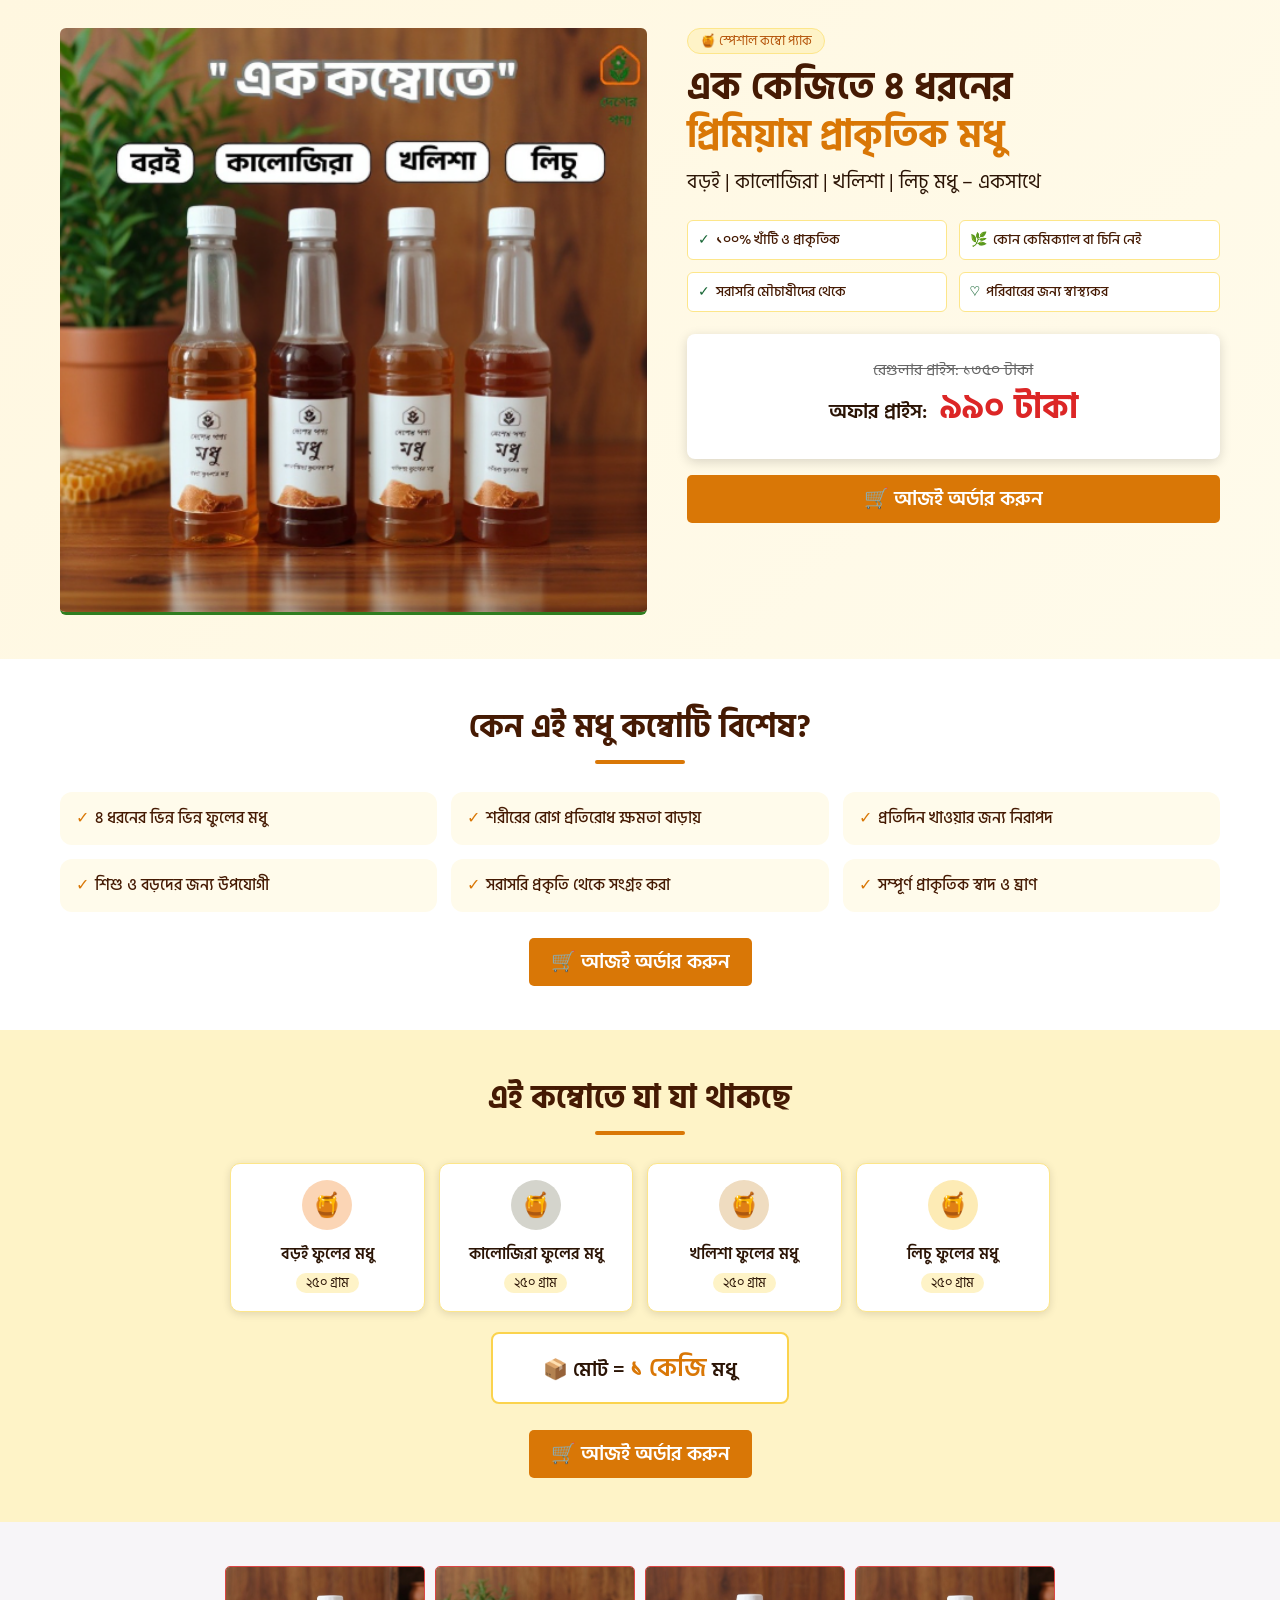
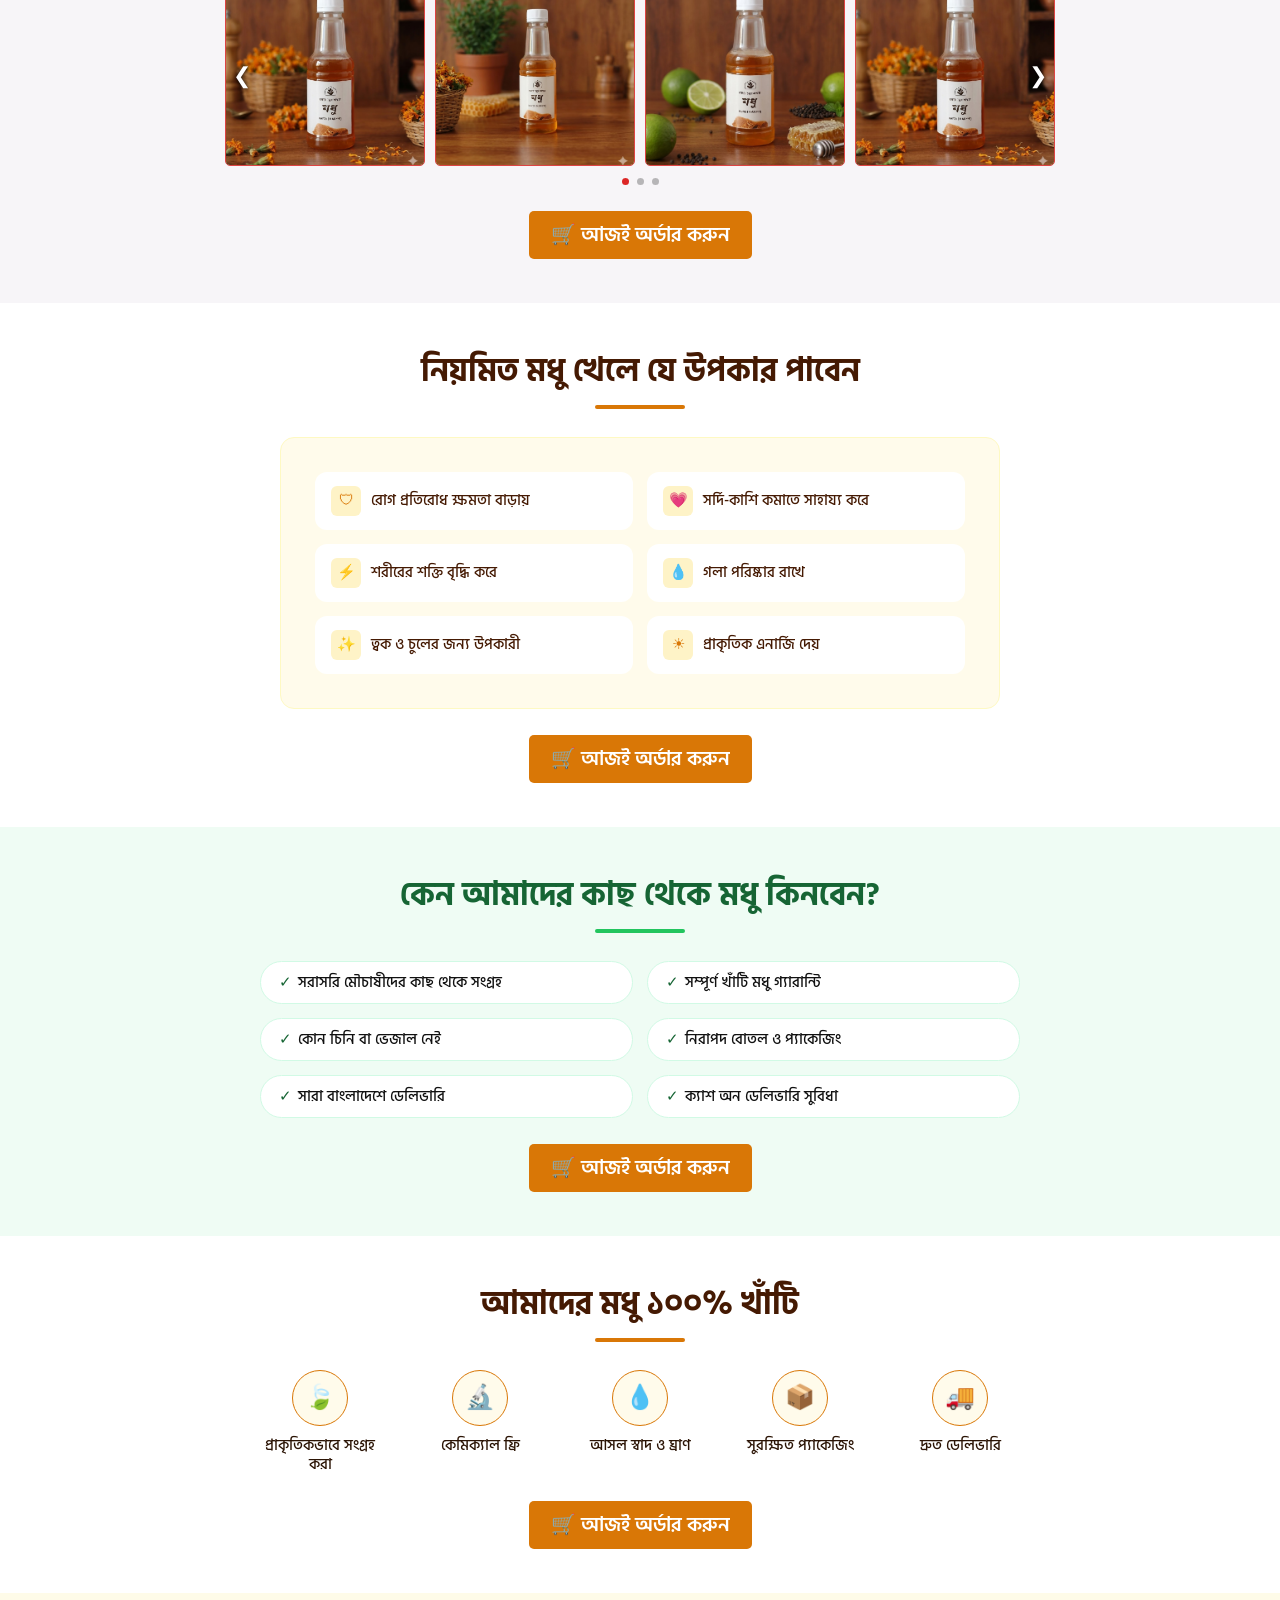
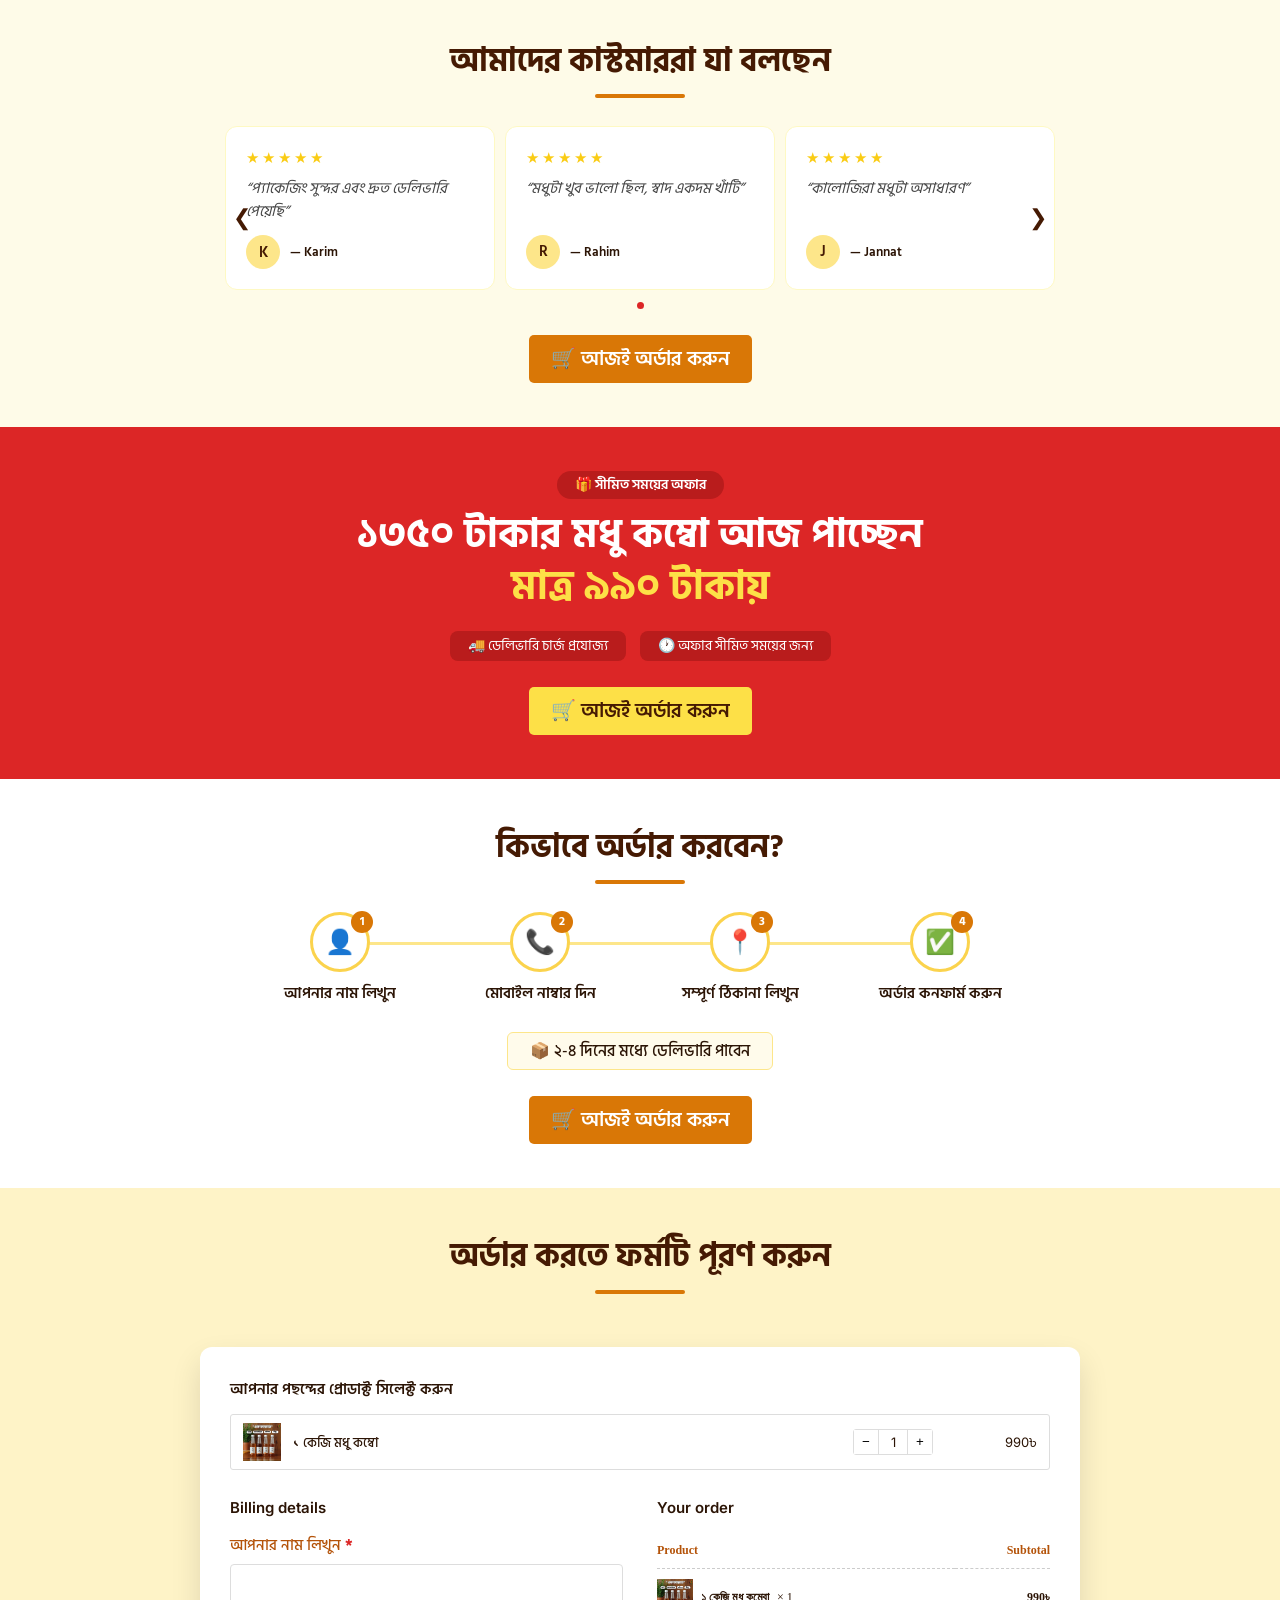
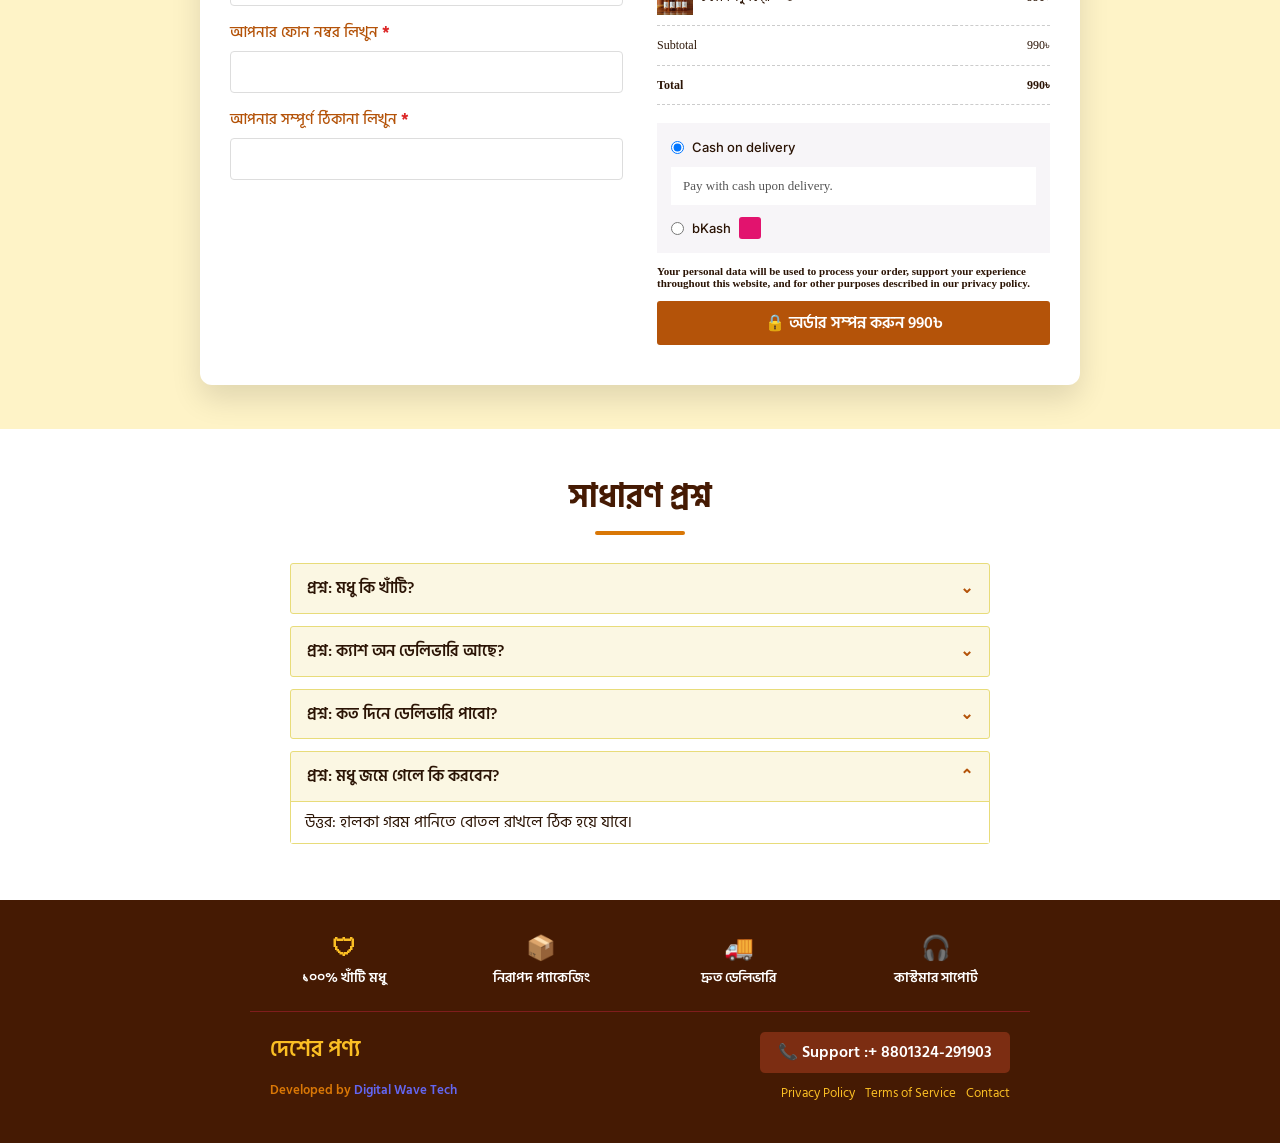
<file: demo/honey-combo/honey-landing.html>
<!DOCTYPE html>
<html lang="bn">
<head>
<meta charset="UTF-8">
<meta name="viewport" content="width=device-width, initial-scale=1">
<title>১ কেজিতে ৪ ধরনের প্রিমিয়াম প্রাকৃতিক মধু</title>
<link rel="preconnect" href="https://fonts.googleapis.com">
<link href="https://fonts.googleapis.com/css2?family=Hind+Siliguri:wght@400;500;600;700&family=Inter:wght@400;500;600&display=swap" rel="stylesheet">
<style>
:root{--amber:#d97706;--amber-d:#b45309;--brown:#451a03;--cream:#fffbeb;--sand:#fef3c7;--line:#fde68a;--green:#166534;--red:#dc2626;--text:#2b1405}
*{box-sizing:border-box;margin:0;padding:0}
html{scroll-behavior:smooth}
body{font-family:'Hind Siliguri',sans-serif;color:var(--text);background:#fff;line-height:1.55;overflow-x:hidden}
img{max-width:100%;display:block}
.wrap{max-width:1200px;margin:0 auto;padding:0 20px}
.narrow{max-width:900px;margin:0 auto}
section{padding:44px 0;text-align:center}
h2{font-size:32px;font-weight:700;color:var(--brown)}
h2::after{content:"";display:block;width:90px;height:4px;background:var(--amber);border-radius:4px;margin:8px auto 28px}
.cta{display:inline-block;margin-top:26px;background:var(--amber);color:#fff;font:600 20px 'Hind Siliguri',sans-serif;padding:8px 22px;border-radius:5px;text-decoration:none;border:0;cursor:pointer;transition:background .2s}
.cta:hover{background:var(--amber-d)}
.cta.block{display:block;margin:0;text-align:center;width:100%}

/* Hero */
.hero{background:linear-gradient(135deg,#fff7e0,#fffbeb);padding:28px 0 44px;text-align:left}
.hero .wrap{display:grid;grid-template-columns:1.1fr 1fr;gap:40px;align-items:start}
.ph{width:100%;aspect-ratio:1/1;object-fit:cover;background:#c98a43;border-radius:6px;border-bottom:3px solid #2f7d1f}
.badge{display:inline-block;background:var(--sand);border:1px solid var(--line);color:var(--amber-d);font-size:13px;padding:2px 12px;border-radius:20px;margin-bottom:10px}
.hero h1{font-size:38px;line-height:1.25;color:var(--brown);font-weight:700}
.hero h1 span{display:block;color:var(--amber)}
.hero .sub{font-size:20px;margin:8px 0 22px}
.mini{display:grid;grid-template-columns:1fr 1fr;gap:12px;margin-bottom:22px}
.mini div{background:#fff;border:1px solid var(--line);border-radius:6px;padding:8px 10px;font-size:14px;font-weight:500;color:var(--brown)}
.mini i,.chk i{color:var(--green);font-style:normal;margin-right:6px}
.pricebox{background:#fff;border-radius:8px;box-shadow:0 3px 12px rgba(0,0,0,.15);text-align:center;padding:24px 10px;margin-bottom:16px}
.pricebox s{color:#666;font-size:16px}
.pricebox b{display:block;font-size:20px;font-weight:600}
.pricebox b em{font-style:normal;color:var(--red);font-size:34px;font-weight:700;margin-left:8px}

/* Lists */
.grid{display:grid;gap:14px}
.g3{grid-template-columns:repeat(3,1fr)}
.g2{grid-template-columns:repeat(2,1fr)}
.chk{background:var(--cream);border-radius:12px;padding:14px 16px;text-align:left;font-weight:500;font-size:16px;color:var(--brown)}
.chk i{color:var(--amber)}
.sand{background:var(--sand)}
.inside{display:grid;grid-template-columns:repeat(4,1fr);gap:14px;max-width:820px;margin:0 auto}
.ic{background:#fff;border-radius:10px;padding:16px 8px;box-shadow:0 2px 8px rgba(0,0,0,.12);border:1px solid var(--line)}
.ic .dot{width:50px;height:50px;border-radius:50%;margin:0 auto 12px;display:grid;place-items:center;font-size:24px}
.ic p{font-weight:600;font-size:16px}
.ic small{display:inline-block;background:var(--sand);padding:0 10px;border-radius:12px;font-size:13px;margin-top:6px}
.total{display:inline-block;background:#fff;border:2px solid #fbd34d;border-radius:8px;padding:14px 50px;margin-top:20px;font-size:20px;font-weight:600}
.total em{color:var(--amber);font-style:normal;font-size:26px}

/* Slider */
.gal{background:#f7f5f8}
.slider{position:relative;max-width:830px;margin:0 auto}
.track{display:flex;gap:10px;overflow-x:auto;scroll-snap-type:x mandatory;scrollbar-width:none;scroll-behavior:smooth}
.track::-webkit-scrollbar{display:none}
.track>*{scroll-snap-align:start;flex:0 0 calc((100% - 30px)/4)}
.track.t3>*{flex-basis:calc((100% - 20px)/3)}
.track .img{aspect-ratio:1/1;border:1px solid #d44;border-radius:5px;overflow:hidden;background:#c98a43}
.track .img img{width:100%;height:100%;object-fit:cover}
.arr{position:absolute;top:50%;transform:translateY(-50%);background:none;border:0;font-size:22px;color:#fff;cursor:pointer;z-index:2;text-shadow:0 0 4px #000}
.t-rev+.arr,.arr.dark{color:var(--brown);text-shadow:none}
.prev{left:8px}.next{right:8px}
.dots{display:flex;justify-content:center;gap:8px;margin-top:12px}
.dots i{width:7px;height:7px;border-radius:50%;background:#222;opacity:.3;cursor:pointer}
.dots i.on{background:var(--red);opacity:1}

/* Benefits */
.benefit{background:var(--cream);border:1px solid #fef9c3;border-radius:14px;padding:34px;max-width:720px;margin:0 auto}
.benefit .chk{background:#fff;display:flex;align-items:center;gap:10px;font-size:15px}
.benefit .chk i{background:var(--sand);width:30px;height:30px;display:grid;place-items:center;border-radius:6px;margin:0;font-size:15px;flex:none}
.why{background:#effcf4}
.why h2{color:var(--green)}.why h2::after{background:#22c55e}
.why .chk{background:#fff;border:1px solid #d1fae5;border-radius:40px;padding:9px 18px;color:#111;font-size:15px}
.why .chk i{color:var(--green)}
.pure .row{display:flex;flex-wrap:wrap;justify-content:center;gap:40px;max-width:760px;margin:0 auto}
.pure .it{width:120px;font-weight:500;font-size:15px;line-height:1.3}
.pure .dot{width:56px;height:56px;border:1.5px solid var(--amber);background:#fffbeb;border-radius:50%;display:grid;place-items:center;margin:0 auto 10px;font-size:24px}

/* Reviews */
.rev{background:#fefbe8}
.card{background:#fff;border:1px solid #fef9c3;border-radius:12px;padding:20px;text-align:left;font-size:15px}
.card .stars{color:#facc15;letter-spacing:3px;margin-bottom:6px}
.card q{font-style:italic;color:#444;display:block;min-height:46px;quotes:"“" "”"}
.card .who{display:flex;align-items:center;gap:10px;margin-top:12px;font-weight:600;font-size:13px}
.card .who span{width:34px;height:34px;border-radius:50%;background:var(--line);display:grid;place-items:center;color:var(--brown);font-size:15px}

/* Offer */
.offer{background:var(--red);color:#fff}
.offer .tag{display:inline-block;background:#b91c1c;padding:3px 18px;border-radius:20px;font-size:14px;font-weight:600}
.offer h3{font-size:40px;line-height:1.3;margin:10px 0 18px;font-weight:700}
.offer h3 span{display:block;color:#fde047}
.offer .pills{display:flex;justify-content:center;gap:14px;flex-wrap:wrap}
.offer .pills span{background:#b91c1c;padding:4px 18px;border-radius:8px;font-size:14px}
.offer .cta{background:#fde047;color:var(--brown)}

/* Steps */
.steps{display:flex;justify-content:center;gap:70px;max-width:760px;margin:0 auto;position:relative}
.steps::before{content:"";position:absolute;top:30px;left:12%;right:12%;height:3px;background:var(--line)}
.step{position:relative;width:130px;font-weight:600;font-size:15px;line-height:1.3}
.step .dot{width:60px;height:60px;border:3px solid #fbd34d;background:#fff;border-radius:50%;display:grid;place-items:center;margin:0 auto 12px;font-size:24px;position:relative}
.step .dot b{position:absolute;top:-4px;right:-6px;width:22px;height:22px;background:var(--amber);color:#fff;border-radius:50%;font-size:12px;line-height:22px}
.note{display:inline-block;background:var(--cream);border:1px solid var(--line);border-radius:6px;padding:6px 22px;margin-top:28px;font-weight:500}

/* Order */
.order{background:var(--sand)}
.formcard{max-width:880px;margin:0 auto;background:#fff;border-radius:12px;padding:30px;box-shadow:0 14px 30px rgba(0,0,0,.12);text-align:left;font-family:'Inter','Hind Siliguri',sans-serif;font-size:13px}
.formcard h4{font-size:15px;font-weight:600;margin-bottom:14px}
.prod{display:flex;align-items:center;gap:12px;border:1px solid #ddd;border-radius:3px;padding:8px 12px;margin-bottom:26px}
.prod img{width:38px;height:38px;object-fit:cover;background:#c98a43}
.prod .n{flex:1;font-weight:500}
.qty{display:flex;border:1px solid #ddd;border-radius:3px;margin-right:60px}
.qty button,.qty span{width:24px;height:24px;border:0;background:#fff;text-align:center;line-height:24px;cursor:pointer}
.qty span{border-inline:1px solid #ddd;cursor:default;width:30px}
.cols{display:grid;grid-template-columns:1fr 1fr;gap:34px}
label.f{display:block;color:var(--amber-d);font:500 15px 'Hind Siliguri';margin:14px 0 6px}
label.f b{color:var(--red)}
.formcard input[type=text],.formcard input[type=tel]{width:100%;height:42px;border:1px solid #ddd;border-radius:4px;padding:0 12px;font:15px 'Hind Siliguri'}
.formcard input:focus{outline:2px solid var(--amber);border-color:var(--amber)}
.formcard input.err{border-color:var(--red);background:#fff5f5}
table{width:100%;border-collapse:collapse;font-family:Georgia,serif}
th{color:var(--amber-d);text-align:left;font-size:12px;padding:8px 0;border-bottom:1px dashed #ccc}
th:last-child,td:last-child{text-align:right}
td{padding:10px 0;border-bottom:1px dashed #ccc;font-size:12px}
td .it{display:flex;align-items:center;gap:8px;font-weight:600}
td .it img{width:36px;height:36px;object-fit:cover;background:#c98a43}
.pay{background:#f7f5f8;padding:14px;margin-top:18px;font-family:Georgia,serif}
.pay label{display:flex;align-items:center;gap:8px;cursor:pointer;font-family:Inter,sans-serif;font-weight:500}
.pay .box{background:#fff;padding:9px 12px;margin:10px 0 12px;color:#555}
.bk{width:22px;height:22px;background:#e2136e;border-radius:3px;display:inline-block}
.priv{font:11px Georgia,serif;font-weight:700;margin:12px 0}
.place{width:100%;height:44px;border:0;background:var(--amber-d);color:#fff;font:600 16px 'Hind Siliguri',sans-serif;border-radius:3px;cursor:pointer}
.place:hover{background:#92400e}
.msg{text-align:center;margin-top:10px;font:600 15px 'Hind Siliguri'}

/* FAQ */
.faq{max-width:700px;margin:0 auto;text-align:left}
.faq details{background:#fbf7e3;border:1px solid #e8dc7a;margin-bottom:12px;border-radius:3px}
.faq summary{padding:12px 16px;font-weight:600;cursor:pointer;list-style:none;display:flex;justify-content:space-between}
.faq summary::after{content:"⌄";color:var(--amber-d)}
.faq details[open] summary::after{content:"⌃"}
.faq p{background:#fff;border-top:1px solid #e8dc7a;padding:8px 14px}

/* Footer */
footer{background:var(--brown);color:#fff;padding:30px 0 40px;text-align:center}
footer .row{display:grid;grid-template-columns:repeat(4,1fr);max-width:780px;margin:0 auto 22px;font-weight:600;font-size:14px;gap:10px}
footer .row div span{display:block;font-size:24px;color:#fbbf24}
footer .bar{max-width:780px;margin:0 auto;border-top:1px solid #7f1d1d;padding:20px 20px 0;display:flex;justify-content:space-between;text-align:left;gap:20px;flex-wrap:wrap}
footer .brand{color:#fbbf24;font-size:22px;font-weight:600}
footer small{display:block;margin-top:14px;color:#d97706;font-weight:600}footer small a{color:#6366f1;text-decoration:none}
footer .sup{background:#7c2d12;padding:8px 18px;border-radius:5px;font-weight:600;display:inline-block}
footer .links{margin-top:10px;font-size:13px;text-align:right}footer .links a{color:#fbbf24;margin-left:10px;text-decoration:none}

/* Mobile */
@media(max-width:820px){
  section{padding:32px 0}
  h2{font-size:25px}
  .hero{padding:16px 0 32px}
  .hero .wrap{grid-template-columns:1fr;gap:22px}
  .hero h1{font-size:28px}.hero .sub{font-size:17px}
  .g3,.g2{grid-template-columns:1fr}
  .inside{grid-template-columns:1fr 1fr}
  .total{padding:12px 24px;font-size:17px}
  .track>*{flex-basis:calc((100% - 10px)/2)}
  .track.t3>*{flex-basis:100%}
  .benefit{padding:16px}
  .pure .row{gap:22px}
  .offer h3{font-size:26px}
  .steps{gap:0;justify-content:space-between}.step{width:23%;font-size:12px}.step .dot{width:48px;height:48px;font-size:19px}
  .steps::before{top:24px}
  .formcard{padding:18px 14px}
  .cols{grid-template-columns:1fr;gap:10px}
  .prod{flex-wrap:wrap}.qty{margin-right:0}
  footer .row{grid-template-columns:1fr 1fr;row-gap:18px}
  footer .links{text-align:left}
}
@media(prefers-reduced-motion:reduce){html,.track{scroll-behavior:auto}}
</style>
</head>
<body>

<!-- HERO -->
<header class="hero">
  <div class="wrap">
    <img class="ph" src="images/honey.png" alt="১ কেজিতে ৪ ধরনের মধু কম্বো" onerror="this.removeAttribute('src')">
    <div>
      <span class="badge">🍯 স্পেশাল কম্বো প্যাক</span>
      <h1>এক কেজিতে ৪ ধরনের <span>প্রিমিয়াম প্রাকৃতিক মধু</span></h1>
      <p class="sub">বড়ই | কালোজিরা | খলিশা | লিচু মধু – একসাথে</p>
      <div class="mini">
        <div><i>✓</i>১০০% খাঁটি ও প্রাকৃতিক</div>
        <div><i>🌿</i>কোন কেমিক্যাল বা চিনি নেই</div>
        <div><i>✓</i>সরাসরি মৌচাষীদের থেকে</div>
        <div><i>♡</i>পরিবারের জন্য স্বাস্থ্যকর</div>
      </div>
      <div class="pricebox">
        <s>রেগুলার প্রাইস: ১৩৫০ টাকা</s>
        <b>অফার প্রাইস: <em>৯৯০ টাকা</em></b>
      </div>
      <a href="#order" class="cta block">🛒 আজই অর্ডার করুন</a>
    </div>
  </div>
</header>

<!-- WHY SPECIAL -->
<section>
  <div class="wrap">
    <h2>কেন এই মধু কম্বোটি বিশেষ?</h2>
    <div class="grid g3" data-list="special"></div>
    <a href="#order" class="cta">🛒 আজই অর্ডার করুন</a>
  </div>
</section>

<!-- INSIDE -->
<section class="sand">
  <div class="wrap">
    <h2>এই কম্বোতে যা যা থাকছে</h2>
    <div class="inside">
      <div class="ic"><div class="dot" style="background:#fbd5b5">🍯</div><p>বড়ই ফুলের মধু</p><small>২৫০ গ্রাম</small></div>
      <div class="ic"><div class="dot" style="background:#d4d4cc">🍯</div><p>কালোজিরা ফুলের মধু</p><small>২৫০ গ্রাম</small></div>
      <div class="ic"><div class="dot" style="background:#efdcc0">🍯</div><p>খলিশা ফুলের মধু</p><small>২৫০ গ্রাম</small></div>
      <div class="ic"><div class="dot" style="background:#fdebb5">🍯</div><p>লিচু ফুলের মধু</p><small>২৫০ গ্রাম</small></div>
    </div>
    <div class="total">📦 মোট = <em>১ কেজি</em> মধু</div><br>
    <a href="#order" class="cta">🛒 আজই অর্ডার করুন</a>
  </div>
</section>

<!-- GALLERY -->
<section class="gal">
  <div class="wrap">
    <div class="slider">
      <div class="track" id="gal">
        <div class="img"><img src="images/image-1.jpg" alt="" onerror="this.removeAttribute('src')"></div>
        <div class="img"><img src="images/image-2.jpg" alt="" onerror="this.removeAttribute('src')"></div>
        <div class="img"><img src="images/image-3.jpg" alt="" onerror="this.removeAttribute('src')"></div>
        <div class="img"><img src="images/image-1.jpg" alt="" onerror="this.removeAttribute('src')"></div>
        <div class="img"><img src="images/image-2.jpg" alt="" onerror="this.removeAttribute('src')"></div>
        <div class="img"><img src="images/image-3.jpg" alt="" onerror="this.removeAttribute('src')"></div>
      </div>
      <button class="arr prev" aria-label="Previous">❮</button><button class="arr next" aria-label="Next">❯</button>
      <div class="dots"></div>
    </div>
    <a href="#order" class="cta">🛒 আজই অর্ডার করুন</a>
  </div>
</section>

<!-- BENEFITS -->
<section>
  <div class="wrap">
    <h2>নিয়মিত মধু খেলে যে উপকার পাবেন</h2>
    <div class="benefit"><div class="grid g2" data-list="benefit"></div></div>
    <a href="#order" class="cta">🛒 আজই অর্ডার করুন</a>
  </div>
</section>

<!-- WHY US -->
<section class="why">
  <div class="wrap">
    <h2>কেন আমাদের কাছ থেকে মধু কিনবেন?</h2>
    <div class="grid g2 narrow" style="max-width:760px" data-list="why"></div>
    <a href="#order" class="cta">🛒 আজই অর্ডার করুন</a>
  </div>
</section>

<!-- 100% PURE -->
<section class="pure">
  <div class="wrap">
    <h2>আমাদের মধু ১০০% খাঁটি</h2>
    <div class="row">
      <div class="it"><div class="dot">🍃</div>প্রাকৃতিকভাবে সংগ্রহ করা</div>
      <div class="it"><div class="dot">🔬</div>কেমিক্যাল ফ্রি</div>
      <div class="it"><div class="dot">💧</div>আসল স্বাদ ও ঘ্রাণ</div>
      <div class="it"><div class="dot">📦</div>সুরক্ষিত প্যাকেজিং</div>
      <div class="it"><div class="dot">🚚</div>দ্রুত ডেলিভারি</div>
    </div>
    <a href="#order" class="cta">🛒 আজই অর্ডার করুন</a>
  </div>
</section>

<!-- REVIEWS -->
<section class="rev">
  <div class="wrap">
    <h2>আমাদের কাস্টমাররা যা বলছেন</h2>
    <div class="slider">
      <div class="track t3" id="rev">
        <div class="card"><div class="stars">★★★★★</div><q>প্যাকেজিং সুন্দর এবং দ্রুত ডেলিভারি পেয়েছি</q><div class="who"><span>K</span>— Karim</div></div>
        <div class="card"><div class="stars">★★★★★</div><q>মধুটা খুব ভালো ছিল, স্বাদ একদম খাঁটি</q><div class="who"><span>R</span>— Rahim</div></div>
        <div class="card"><div class="stars">★★★★★</div><q>কালোজিরা মধুটা অসাধারণ</q><div class="who"><span>J</span>— Jannat</div></div>
      </div>
      <button class="arr prev dark" aria-label="Previous">❮</button><button class="arr next dark" aria-label="Next">❯</button>
      <div class="dots"></div>
    </div>
    <a href="#order" class="cta">🛒 আজই অর্ডার করুন</a>
  </div>
</section>

<!-- OFFER -->
<section class="offer">
  <div class="wrap">
    <span class="tag">🎁 সীমিত সময়ের অফার</span>
    <h3>১৩৫০ টাকার মধু কম্বো আজ পাচ্ছেন <span>মাত্র ৯৯০ টাকায়</span></h3>
    <div class="pills"><span>🚚 ডেলিভারি চার্জ প্রযোজ্য</span><span>🕐 অফার সীমিত সময়ের জন্য</span></div>
    <a href="#order" class="cta">🛒 আজই অর্ডার করুন</a>
  </div>
</section>

<!-- STEPS -->
<section>
  <div class="wrap">
    <h2>কিভাবে অর্ডার করবেন?</h2>
    <div class="steps">
      <div class="step"><div class="dot">👤<b>1</b></div>আপনার নাম লিখুন</div>
      <div class="step"><div class="dot">📞<b>2</b></div>মোবাইল নাম্বার দিন</div>
      <div class="step"><div class="dot">📍<b>3</b></div>সম্পূর্ণ ঠিকানা লিখুন</div>
      <div class="step"><div class="dot">✅<b>4</b></div>অর্ডার কনফার্ম করুন</div>
    </div>
    <div class="note">📦 ২-৪ দিনের মধ্যে ডেলিভারি পাবেন</div><br>
    <a href="#order" class="cta">🛒 আজই অর্ডার করুন</a>
  </div>
</section>

<!-- ORDER FORM -->
<section class="order" id="order">
  <div class="wrap">
    <h2 style="margin-bottom:0">অর্ডার করতে ফর্মটি পূরণ করুন</h2><br>
    <div class="formcard">
      <h4>আপনার পছন্দের প্রোডাক্ট সিলেক্ট করুন</h4>
      <div class="prod">
        <img src="images/honey.png" alt="" onerror="this.removeAttribute('src')">
        <span class="n">১ কেজি মধু কম্বো</span>
        <span class="qty"><button type="button" id="minus">−</button><span id="qty">1</span><button type="button" id="plus">+</button></span>
        <span id="rowAmt">990৳</span>
      </div>
      <div class="cols">
        <div>
          <h4>Billing details</h4>
          <label class="f" for="name">আপনার নাম লিখুন <b>*</b></label><input type="text" id="name" autocomplete="name">
          <label class="f" for="phone">আপনার ফোন নম্বর লিখুন <b>*</b></label><input type="tel" id="phone" autocomplete="tel">
          <label class="f" for="addr">আপনার সম্পূর্ণ ঠিকানা লিখুন <b>*</b></label><input type="text" id="addr" autocomplete="street-address">
        </div>
        <div>
          <h4>Your order</h4>
          <table>
            <tr><th>Product</th><th>Subtotal</th></tr>
            <tr><td><div class="it"><img src="images/honey.png" alt="" onerror="this.removeAttribute('src')">১ কেজি মধু কম্বো <span style="font-weight:400">× <span id="sQty">1</span></span></div></td><td><b id="sAmt">990৳</b></td></tr>
            <tr><td>Subtotal</td><td id="sSub">990৳</td></tr>
            <tr><td><b>Total</b></td><td><b id="sTot">990৳</b></td></tr>
          </table>
          <div class="pay">
            <label><input type="radio" name="pay" value="cod" checked> Cash on delivery</label>
            <div class="box">Pay with cash upon delivery.</div>
            <label><input type="radio" name="pay" value="bkash"> bKash <span class="bk"></span></label>
          </div>
          <p class="priv">Your personal data will be used to process your order, support your experience throughout this website, and for other purposes described in our privacy policy.</p>
          <button class="place" id="place" type="button">🔒 অর্ডার সম্পন্ন করুন <span id="btnAmt">990৳</span></button>
          <p class="msg" id="msg" role="status"></p>
        </div>
      </div>
    </div>
  </div>
</section>

<!-- FAQ -->
<section>
  <div class="wrap">
    <h2>সাধারণ প্রশ্ন</h2>
    <div class="faq">
      <details><summary>প্রশ্ন: মধু কি খাঁটি?</summary><p>উত্তর: হ্যাঁ, আমাদের মধু সরাসরি মৌচাষীদের থেকে সংগ্রহ করা ১০০% খাঁটি।</p></details>
      <details><summary>প্রশ্ন: ক্যাশ অন ডেলিভারি আছে?</summary><p>উত্তর: হ্যাঁ, সারা বাংলাদেশে ক্যাশ অন ডেলিভারি সুবিধা আছে।</p></details>
      <details><summary>প্রশ্ন: কত দিনে ডেলিভারি পাবো?</summary><p>উত্তর: অর্ডার করার ২-৪ দিনের মধ্যে ডেলিভারি পাবেন।</p></details>
      <details open><summary>প্রশ্ন: মধু জমে গেলে কি করবেন?</summary><p>উত্তর: হালকা গরম পানিতে বোতল রাখলে ঠিক হয়ে যাবে।</p></details>
    </div>
  </div>
</section>

<footer>
  <div class="wrap">
    <div class="row">
      <div><span>🛡</span>১০০% খাঁটি মধু</div><div><span>📦</span>নিরাপদ প্যাকেজিং</div>
      <div><span>🚚</span>দ্রুত ডেলিভারি</div><div><span>🎧</span>কাস্টমার সাপোর্ট</div>
    </div>
    <div class="bar">
      <div><div class="brand">দেশের পণ্য</div><small>Developed by <a href="#">Digital Wave Tech</a></small></div>
      <div><a class="sup" href="tel:+8801324291903" style="color:#fff;text-decoration:none">📞 Support :+ 8801324-291903</a>
        <div class="links"><a href="#">Privacy Policy</a><a href="#">Terms of Service</a><a href="#">Contact</a></div></div>
    </div>
  </div>
</footer>

<script>
const $=id=>document.getElementById(id);
const LISTS={
  special:['৪ ধরনের ভিন্ন ভিন্ন ফুলের মধু','শরীরের রোগ প্রতিরোধ ক্ষমতা বাড়ায়','প্রতিদিন খাওয়ার জন্য নিরাপদ','শিশু ও বড়দের জন্য উপযোগী','সরাসরি প্রকৃতি থেকে সংগ্রহ করা','সম্পূর্ণ প্রাকৃতিক স্বাদ ও ঘ্রাণ'],
  benefit:[['🛡','রোগ প্রতিরোধ ক্ষমতা বাড়ায়'],['💗','সর্দি-কাশি কমাতে সাহায্য করে'],['⚡','শরীরের শক্তি বৃদ্ধি করে'],['💧','গলা পরিষ্কার রাখে'],['✨','ত্বক ও চুলের জন্য উপকারী'],['☀','প্রাকৃতিক এনার্জি দেয়']],
  why:['সরাসরি মৌচাষীদের কাছ থেকে সংগ্রহ','সম্পূর্ণ খাঁটি মধু গ্যারান্টি','কোন চিনি বা ভেজাল নেই','নিরাপদ বোতল ও প্যাকেজিং','সারা বাংলাদেশে ডেলিভারি','ক্যাশ অন ডেলিভারি সুবিধা']
};
document.querySelectorAll('[data-list]').forEach(el=>{
  const k=el.dataset.list;
  el.innerHTML=LISTS[k].map(x=>Array.isArray(x)
    ?`<div class="chk"><i>${x[0]}</i>${x[1]}</div>`
    :`<div class="chk"><i>✓</i>${x}</div>`).join('');
});

/* Sliders (gallery + reviews) */
function slider(root){
  const tr=root.querySelector('.track'),kids=[...tr.children],dots=root.querySelector('.dots');
  const step=()=>kids[0].offsetWidth+10;
  const pages=()=>Math.max(1,kids.length-Math.round(tr.clientWidth/step())+1);
  const mark=()=>{const i=Math.round(tr.scrollLeft/step());[...dots.children].forEach((d,k)=>d.classList.toggle('on',k===i))};
  const build=()=>{dots.innerHTML='';for(let i=0;i<pages();i++){const d=document.createElement('i');d.onclick=()=>tr.scrollTo({left:i*step()});dots.appendChild(d)}mark()};
  const go=dir=>{const end=tr.scrollLeft+tr.clientWidth>=tr.scrollWidth-4;
    tr.scrollTo({left:dir>0?(end?0:tr.scrollLeft+step()):Math.max(0,tr.scrollLeft-step())})};
  root.querySelector('.next').onclick=()=>go(1);
  root.querySelector('.prev').onclick=()=>go(-1);
  tr.addEventListener('scroll',mark);addEventListener('resize',build);build();
  setInterval(()=>go(1),4500);
}
document.querySelectorAll('.slider').forEach(slider);

/* Order form */
const PRICE=990;let q=1;
const bn=n=>n.toLocaleString('en-US')+'৳';
function update(){
  $('qty').textContent=q;$('sQty').textContent=q;
  ['rowAmt','sAmt','sSub','sTot','btnAmt'].forEach(i=>$(i).textContent=bn(PRICE*q));
}
$('plus').onclick=()=>{q++;update()};
$('minus').onclick=()=>{q=Math.max(1,q-1);update()};
$('place').onclick=()=>{
  const phoneOk=/^(\+?88)?01[3-9]\d{8}$/.test($('phone').value.replace(/[\s-]/g,''));
  const checks={name:$('name').value.trim().length>1,phone:phoneOk,addr:$('addr').value.trim().length>4};
  Object.keys(checks).forEach(k=>$(k).classList.toggle('err',!checks[k]));
  const msg=$('msg');
  if(Object.values(checks).includes(false)){msg.style.color='#dc2626';msg.textContent='সবগুলো তথ্য সঠিকভাবে দিন (মোবাইল নাম্বার ১১ ডিজিট)।';return}
  const order={product:'১ কেজি মধু কম্বো',qty:q,total:PRICE*q,name:$('name').value.trim(),phone:$('phone').value.trim(),address:$('addr').value.trim(),payment:document.querySelector('input[name=pay]:checked').value};
  console.log('ORDER',order); // TODO: send to your backend with fetch()
  msg.style.color='#166534';msg.textContent='ধন্যবাদ! আপনার অর্ডার গ্রহণ করা হয়েছে। শীঘ্রই আমরা যোগাযোগ করবো।';
};
</script>
</body>
</html>
</file>
<file: demo/tooth-paste/style.css>
:root {
    --green: #087653;
    --dark-green: #064d3a;
    --light-green: #e7f5ed;
    --cream: #f8faf6;
    --yellow: #f6c84c;
    --dark: #17382f;
    --text: #5d6d67;
    --white: #ffffff;
    --border: #dce9e2;
    --red: #e95454;
}

* {
    margin: 0;
    padding: 0;
    box-sizing: border-box;
}

html {
    scroll-behavior: smooth;
}

body {
    font-family: "Hind Siliguri", sans-serif;
    background: var(--cream);
    color: var(--dark);
    line-height: 1.7;
}

a {
    text-decoration: none;
    color: inherit;
}

button,
input,
textarea {
    font-family: inherit;
}

.container {
    width: min(1120px, 90%);
    margin: auto;
}


/* ================= HEADER ================= */

.header {
    position: sticky;
    top: 0;
    z-index: 1000;
    background: rgba(248,250,246,.96);
    backdrop-filter: blur(10px);
    border-bottom: 1px solid rgba(0,0,0,.05);
}

.nav {
    height: 75px;
    display: flex;
    align-items: center;
    justify-content: space-between;
}

.logo {
    font-family: "Playfair Display", serif;
    font-size: 28px;
    font-weight: 700;
    color: var(--dark-green);
}

.logo span {
    color: var(--green);
}

.nav-menu {
    display: flex;
    gap: 30px;
}

.nav-menu a {
    font-size: 14px;
    font-weight: 600;
}

.nav-menu a:hover {
    color: var(--green);
}

.nav-btn {
    background: var(--green);
    color: white;
    padding: 10px 20px;
    border-radius: 30px;
    font-weight: 600;
}

.menu-toggle {
    display: none;
    border: 0;
    background: transparent;
    font-size: 25px;
}


/* ================= HERO ================= */

.hero {
    padding: 75px 0 90px;
}

.hero-grid {
    display: grid;
    grid-template-columns: 1fr 1fr;
    gap: 50px;
    align-items: center;
}

.badge {
    display: inline-block;
    background: var(--light-green);
    color: var(--green);
    padding: 6px 14px;
    border-radius: 30px;
    font-size: 13px;
    font-weight: 600;
}

.hero h1 {
    font-family: "Playfair Display", serif;
    font-size: clamp(50px, 6vw, 72px);
    line-height: 1.08;
    margin-top: 18px;
}

.hero h1 span {
    color: var(--green);
    display: block;
}

.hero-content > p {
    max-width: 570px;
    margin: 20px 0;
    color: var(--text);
    font-size: 17px;
}

.hero-price {
    margin: 25px 0;
}

.old-price {
    text-decoration: line-through;
    color: #9aaaa3;
    margin-right: 8px;
}

.hero-price strong {
    font-size: 40px;
    color: var(--green);
}

.hero-price small {
    color: var(--text);
}

.hero-buttons {
    display: flex;
    gap: 12px;
}

.btn {
    display: inline-block;
    padding: 13px 23px;
    border-radius: 30px;
    border: 0;
    cursor: pointer;
    font-weight: 700;
    transition: .3s;
}

.btn-primary {
    background: var(--green);
    color: white;
}

.btn-primary:hover {
    background: var(--dark-green);
    transform: translateY(-2px);
}

.btn-outline {
    border: 1px solid #bfd0c8;
    background: transparent;
    color: var(--dark-green);
}

.trust-row {
    display: flex;
    gap: 25px;
    margin-top: 25px;
}

.trust-row div {
    display: flex;
    align-items: center;
    gap: 7px;
    font-size: 13px;
}


/* ================= PRODUCT ================= */

.hero-product {
    min-height: 500px;
    position: relative;
    display: grid;
    place-items: center;
}

.product-circle {
    position: absolute;
    width: 420px;
    height: 420px;
    border-radius: 50%;
    background: #dcefe3;
}

.product-card {
    width: 300px;
    height: 410px;
    background: rgba(255,255,255,.8);
    border-radius: 150px 150px 25px 25px;
    position: relative;
    z-index: 2;
    display: grid;
    place-items: center;
    box-shadow: 0 25px 60px rgba(0,70,45,.15);
}

.offer-tag {
    position: absolute;
    top: 30px;
    background: var(--yellow);
    color: #4a3b08;
    padding: 5px 12px;
    border-radius: 20px;
    font-size: 10px;
    font-weight: 700;
}

.toothpaste {
    transform: rotate(-9deg);
    position: relative;
}

.tube {
    width: 135px;
    height: 300px;
    background: linear-gradient(
        90deg,
        #ffffff,
        #edf4ef,
        #ffffff
    );
    border-radius: 65px 65px 18px 18px;
    box-shadow: 15px 20px 30px rgba(0,0,0,.13);
    display: flex;
    flex-direction: column;
    align-items: center;
    padding-top: 60px;
}

.tube-brand {
    font-family: "Playfair Display", serif;
    color: var(--green);
    text-align: center;
    font-size: 20px;
    line-height: .9;
}

.tube-brand strong {
    display: block;
    font-size: 29px;
}

.tube-subtitle {
    font-size: 7px;
    letter-spacing: 2px;
    text-align: center;
    color: #60726b;
    margin-top: 18px;
}

.tube-icon {
    font-size: 35px;
    margin-top: 18px;
}

.tube-bottom {
    font-size: 6px;
    letter-spacing: 1px;
    color: #7d8c86;
    margin-top: 25px;
}

.tube-cap {
    width: 70px;
    height: 38px;
    background: #cfd5d0;
    border-radius: 4px;
    position: absolute;
    bottom: -18px;
    left: 32px;
}

.floating-card {
    position: absolute;
    z-index: 5;
    background: white;
    padding: 11px 15px;
    border-radius: 14px;
    box-shadow: 0 15px 35px rgba(0,0,0,.1);
    font-size: 13px;
}

.floating-card small {
    display: block;
    color: #81908a;
    font-size: 10px;
}

.rating {
    right: 0;
    top: 90px;
}

.delivery {
    left: 0;
    bottom: 55px;
    display: flex;
    gap: 8px;
    align-items: center;
}


/* ================= SECTIONS ================= */

.section {
    padding: 90px 0;
}

.section-heading {
    text-align: center;
    max-width: 650px;
    margin: auto auto 50px;
}

.section-heading span,
.eyebrow {
    color: var(--green);
    font-weight: 700;
    font-size: 12px;
    letter-spacing: 1px;
}

.section-heading h2,
.ingredient-content h2,
.order-info h2 {
    font-family: "Playfair Display", serif;
    font-size: 43px;
    line-height: 1.2;
    margin: 8px 0 12px;
}

.section-heading p {
    color: var(--text);
}


/* ================= BENEFITS ================= */

.benefits {
    background: white;
}

.benefit-grid {
    display: grid;
    grid-template-columns: repeat(4, 1fr);
    gap: 18px;
}

.benefit-card {
    border: 1px solid var(--border);
    padding: 28px 22px;
    border-radius: 18px;
    transition: .3s;
}

.benefit-card:hover {
    transform: translateY(-5px);
    box-shadow: 0 15px 35px rgba(0,70,45,.08);
}

.icon {
    width: 48px;
    height: 48px;
    background: var(--light-green);
    border-radius: 13px;
    display: grid;
    place-items: center;
    font-size: 23px;
    margin-bottom: 15px;
}

.benefit-card h3 {
    font-size: 18px;
    margin-bottom: 7px;
}

.benefit-card p {
    color: var(--text);
    font-size: 14px;
}


/* ================= INGREDIENTS ================= */

.ingredient-grid {
    display: grid;
    grid-template-columns: 1fr 1fr;
    gap: 80px;
    align-items: center;
}

.ingredient-image {
    height: 470px;
    border-radius: 28px;
    background: linear-gradient(135deg,#d8eee1,#edf7ef);
    position: relative;
    display: grid;
    place-items: center;
}

.ingredient-circle {
    width: 250px;
    height: 250px;
    background: #b7d9c4;
    border-radius: 50%;
    display: grid;
    place-items: center;
    font-size: 90px;
}

.leaf {
    position: absolute;
    font-size: 50px;
}

.leaf-one {
    right: 60px;
    top: 50px;
}

.leaf-two {
    left: 55px;
    bottom: 50px;
}

.ingredient-content h2 span {
    color: var(--green);
}

.ingredient-content > p {
    color: var(--text);
    margin: 20px 0;
}

.ingredient-list > div {
    display: flex;
    gap: 14px;
    padding: 12px 0;
}

.ingredient-list > div > span {
    width: 44px;
    height: 44px;
    background: white;
    border-radius: 50%;
    display: grid;
    place-items: center;
}

.ingredient-list p {
    color: var(--text);
    font-size: 13px;
}


/* ================= STATS ================= */

.stats {
    background: var(--dark-green);
    color: white;
    padding: 50px 0;
}

.stats-grid {
    display: grid;
    grid-template-columns: repeat(4,1fr);
    text-align: center;
}

.stats strong,
.stats span {
    display: block;
}

.stats strong {
    font-family: "Playfair Display", serif;
    font-size: 30px;
}

.stats span {
    opacity: .75;
    font-size: 13px;
}


/* ================= REVIEWS ================= */

.review-grid {
    display: grid;
    grid-template-columns: repeat(3,1fr);
    gap: 20px;
}

.review-card {
    background: white;
    border: 1px solid var(--border);
    padding: 28px;
    border-radius: 20px;
}

.review-card.featured {
    background: var(--green);
    color: white;
}

.stars {
    color: #e5b839;
    margin-bottom: 15px;
}

.review-card p {
    font-family: "Hind Siliguri", sans-serif;
    font-size: 16px;
    margin-bottom: 25px;
}

.review-user {
    display: flex;
    align-items: center;
    gap: 10px;
}

.user-avatar {
    width: 40px;
    height: 40px;
    border-radius: 50%;
    background: var(--light-green);
    color: var(--green);
    display: grid;
    place-items: center;
    font-weight: 700;
}

.review-user small {
    display: block;
    opacity: .6;
    font-size: 11px;
}


/* ================= ORDER ================= */

.order-section {
    padding: 90px 0;
    background: var(--light-green);
}

.order-grid {
    display: grid;
    grid-template-columns: .9fr 1.1fr;
    gap: 60px;
    align-items: center;
}

.order-info h2 {
    font-size: 50px;
}

.order-info > p {
    color: var(--text);
    max-width: 500px;
}

.order-price {
    margin: 25px 0;
}

.order-price strong {
    font-size: 42px;
    color: var(--green);
}

.delivery-info {
    margin-top: 30px;
}

.delivery-info > div {
    display: flex;
    justify-content: space-between;
    max-width: 420px;
    padding: 12px 0;
    border-bottom: 1px solid #cfe0d6;
}

.delivery-info span {
    color: var(--text);
}


/* ================= FORM ================= */

.order-form-card {
    background: white;
    padding: 35px;
    border-radius: 25px;
    box-shadow: 0 20px 50px rgba(0,70,45,.1);
}

.order-form-card h3 {
    font-size: 25px;
}

.form-subtitle {
    color: var(--text);
    font-size: 13px;
    margin-bottom: 20px;
}

.form-group {
    margin-bottom: 17px;
}

.form-group label {
    display: block;
    font-size: 14px;
    font-weight: 600;
    margin-bottom: 6px;
}

.form-group input,
.form-group textarea {
    width: 100%;
    border: 1px solid #d6e2dc;
    border-radius: 10px;
    padding: 12px 14px;
    outline: none;
    font-size: 14px;
    background: #fbfdfb;
}

.form-group input:focus,
.form-group textarea:focus {
    border-color: var(--green);
}

.form-group textarea {
    resize: vertical;
}

.input-help {
    color: #8a9993;
    font-size: 11px;
}

.order-summary {
    background: var(--cream);
    padding: 15px;
    border-radius: 12px;
    margin: 20px 0;
}

.order-summary > div {
    display: flex;
    justify-content: space-between;
    padding: 4px 0;
    font-size: 13px;
}

.order-summary .total {
    border-top: 1px solid #d8e2dd;
    margin-top: 7px;
    padding-top: 10px;
    font-size: 16px;
    font-weight: 700;
}

.submit-btn {
    width: 100%;
    border: 0;
    background: var(--green);
    color: white;
    padding: 15px;
    border-radius: 10px;
    font-size: 16px;
    font-weight: 700;
    cursor: pointer;
    transition: .3s;
}

.submit-btn:hover {
    background: var(--dark-green);
}

.secure-note {
    text-align: center;
    color: #82918b;
    font-size: 11px;
    margin-top: 12px;
}


/* SUCCESS */

.success-message {
    display: none;
    text-align: center;
    padding: 25px 0;
}

.success-message.show {
    display: block;
}

.success-icon {
    width: 65px;
    height: 65px;
    border-radius: 50%;
    background: var(--light-green);
    color: var(--green);
    display: grid;
    place-items: center;
    font-size: 32px;
    margin: auto;
}

.success-message h3 {
    font-size: 28px;
    margin-top: 15px;
}

.success-message p {
    color: var(--text);
    margin: 10px 0 20px;
}


/* ================= FAQ ================= */

.faq {
    background: white;
}

.faq-container {
    max-width: 800px;
    margin: auto;
}

.faq-item {
    border-bottom: 1px solid var(--border);
}

.faq-question {
    width: 100%;
    border: 0;
    background: transparent;
    padding: 20px 0;
    text-align: left;
    display: flex;
    justify-content: space-between;
    font-weight: 700;
    font-size: 16px;
    cursor: pointer;
}

.faq-question span {
    font-size: 22px;
    transition: .3s;
}

.faq-answer {
    max-height: 0;
    overflow: hidden;
    transition: .4s;
}

.faq-answer p {
    padding-bottom: 18px;
    color: var(--text);
}

.faq-item.active .faq-answer {
    max-height: 150px;
}

.faq-item.active .faq-question span {
    transform: rotate(45deg);
}


/* ================= FOOTER ================= */

.footer {
    background: #06382c;
    color: white;
    padding-top: 60px;
}

.footer-grid {
    display: grid;
    grid-template-columns: 2fr 1fr 1fr 1fr;
    gap: 35px;
    padding-bottom: 50px;
}

.footer .logo {
    color: white;
}

.footer p {
    opacity: .65;
    font-size: 13px;
}

.footer h4 {
    margin-bottom: 12px;
}

.footer-grid > div > a:not(.logo) {
    display: block;
    opacity: .65;
    font-size: 13px;
    margin: 5px 0;
}

.copyright {
    border-top: 1px solid rgba(255,255,255,.1);
    text-align: center;
    padding: 18px;
    font-size: 11px;
    opacity: .55;
}


/* ================= MOBILE ================= */

@media(max-width:900px) {

    .nav-menu {
        position: absolute;
        top: 75px;
        left: 0;
        width: 100%;
        background: white;
        display: none;
        flex-direction: column;
        padding: 20px;
        gap: 12px;
    }

    .nav-menu.active {
        display: flex;
    }

    .nav-btn {
        display: none;
    }

    .menu-toggle {
        display: block;
    }

    .hero-grid,
    .ingredient-grid,
    .order-grid {
        grid-template-columns: 1fr;
    }

    .hero-content {
        text-align: center;
    }

    .hero-content > p {
        margin-left: auto;
        margin-right: auto;
    }

    .hero-buttons,
    .trust-row {
        justify-content: center;
    }

    .benefit-grid {
        grid-template-columns: 1fr 1fr;
    }

    .review-grid {
        grid-template-columns: 1fr;
    }

    .stats-grid {
        grid-template-columns: 1fr 1fr;
        gap: 30px;
    }

    .footer-grid {
        grid-template-columns: 1fr 1fr;
    }
}


@media(max-width:600px) {

    .hero {
        padding-top: 45px;
    }

    .hero h1 {
        font-size: 45px;
    }

    .hero-buttons {
        flex-direction: column;
    }

    .trust-row {
        flex-direction: column;
        align-items: center;
    }

    .hero-product {
        min-height: 430px;
    }

    .product-circle {
        width: 330px;
        height: 330px;
    }

    .product-card {
        width: 250px;
        height: 360px;
    }

    .benefit-grid {
        grid-template-columns: 1fr;
    }

    .section-heading h2,
    .ingredient-content h2 {
        font-size: 34px;
    }

    .ingredient-image {
        height: 350px;
    }

    .ingredient-circle {
        width: 190px;
        height: 190px;
    }

    .order-info h2 {
        font-size: 40px;
    }

    .order-form-card {
        padding: 25px 18px;
    }

    .footer-grid {
        grid-template-columns: 1fr;
    }

}
</file>
